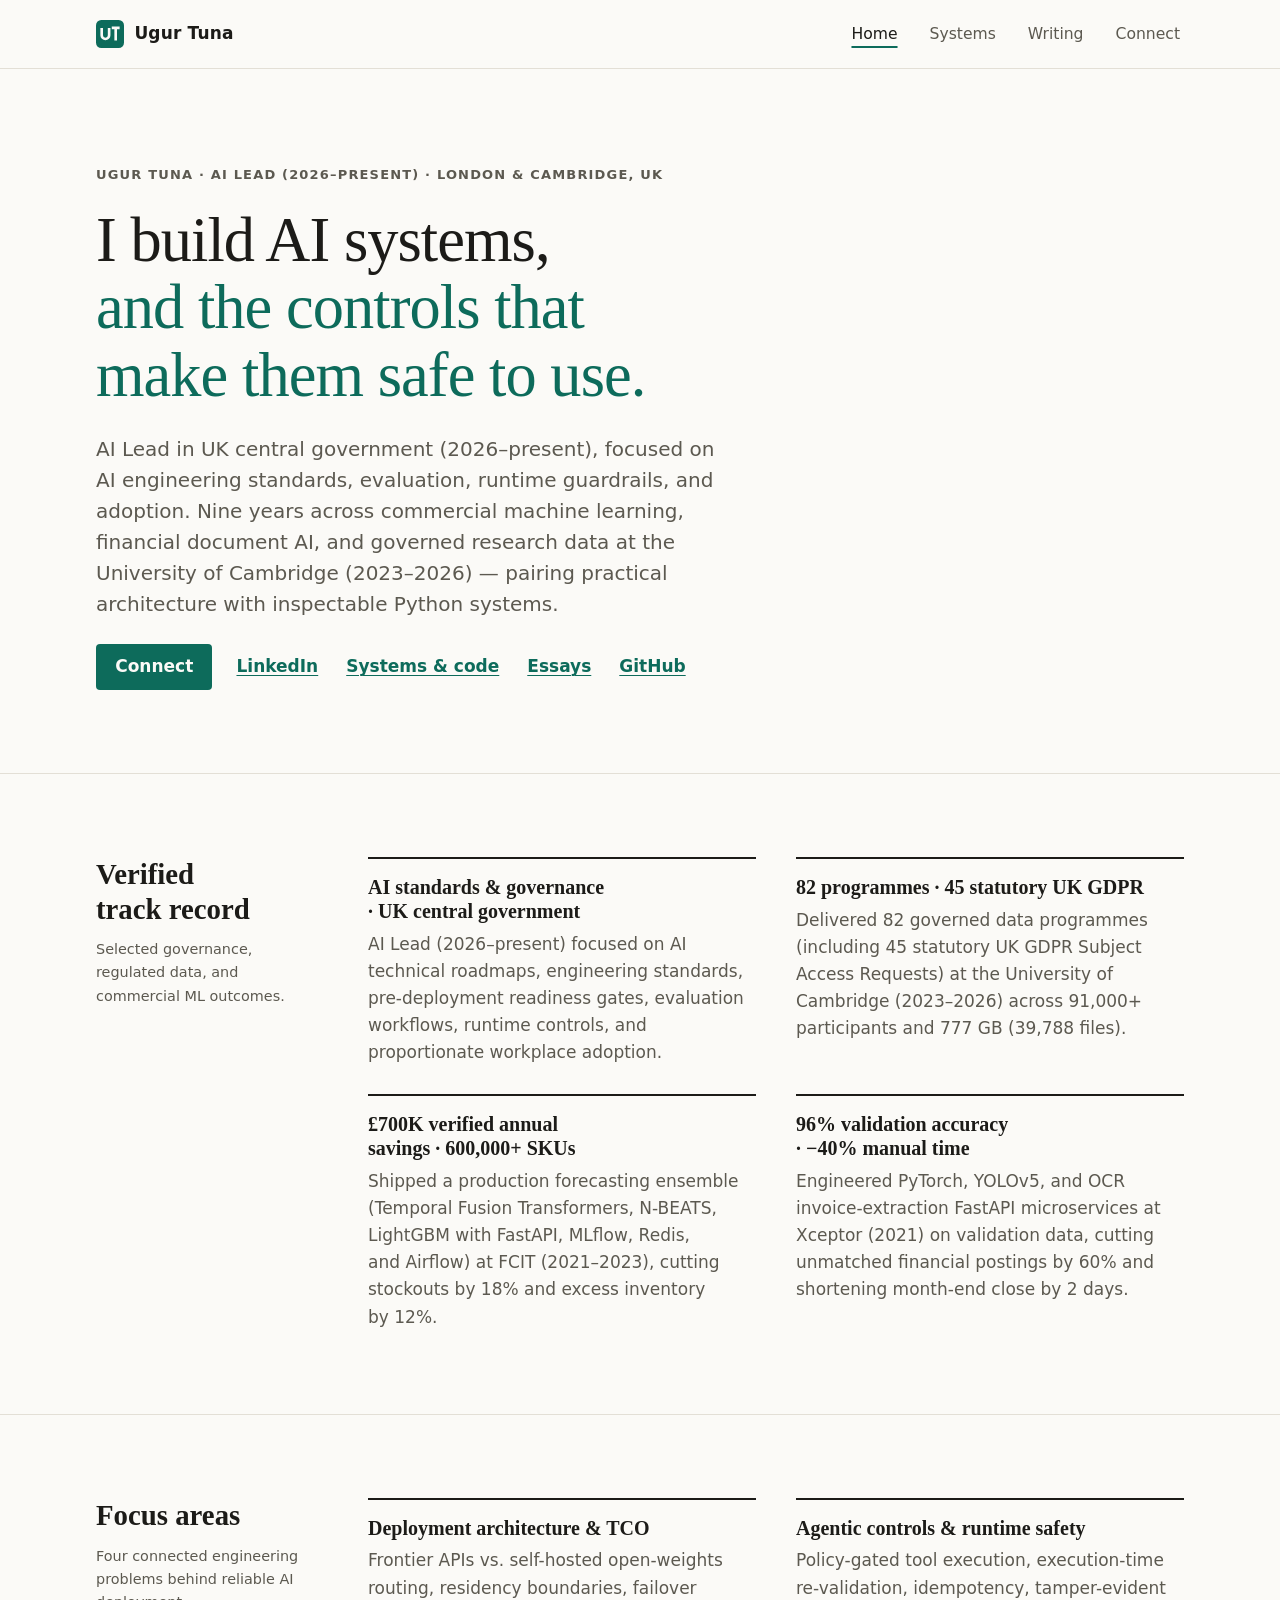
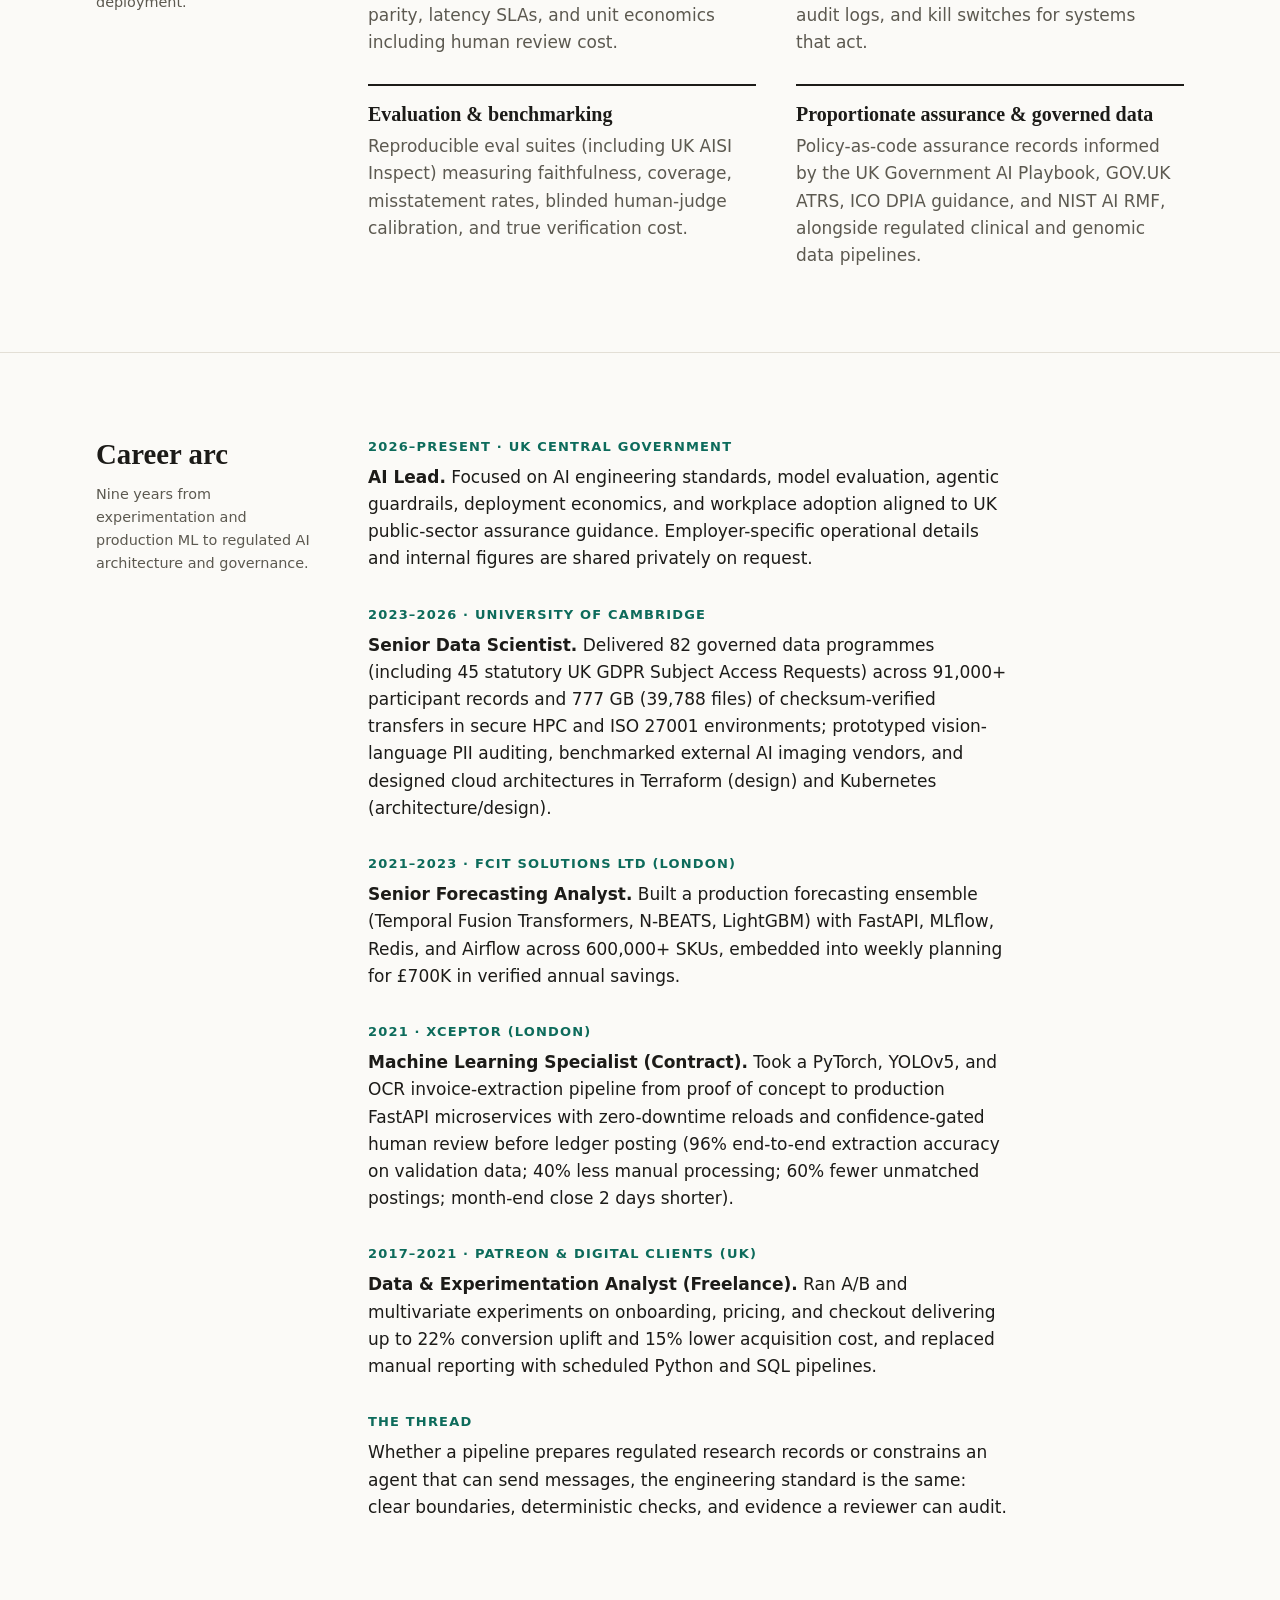
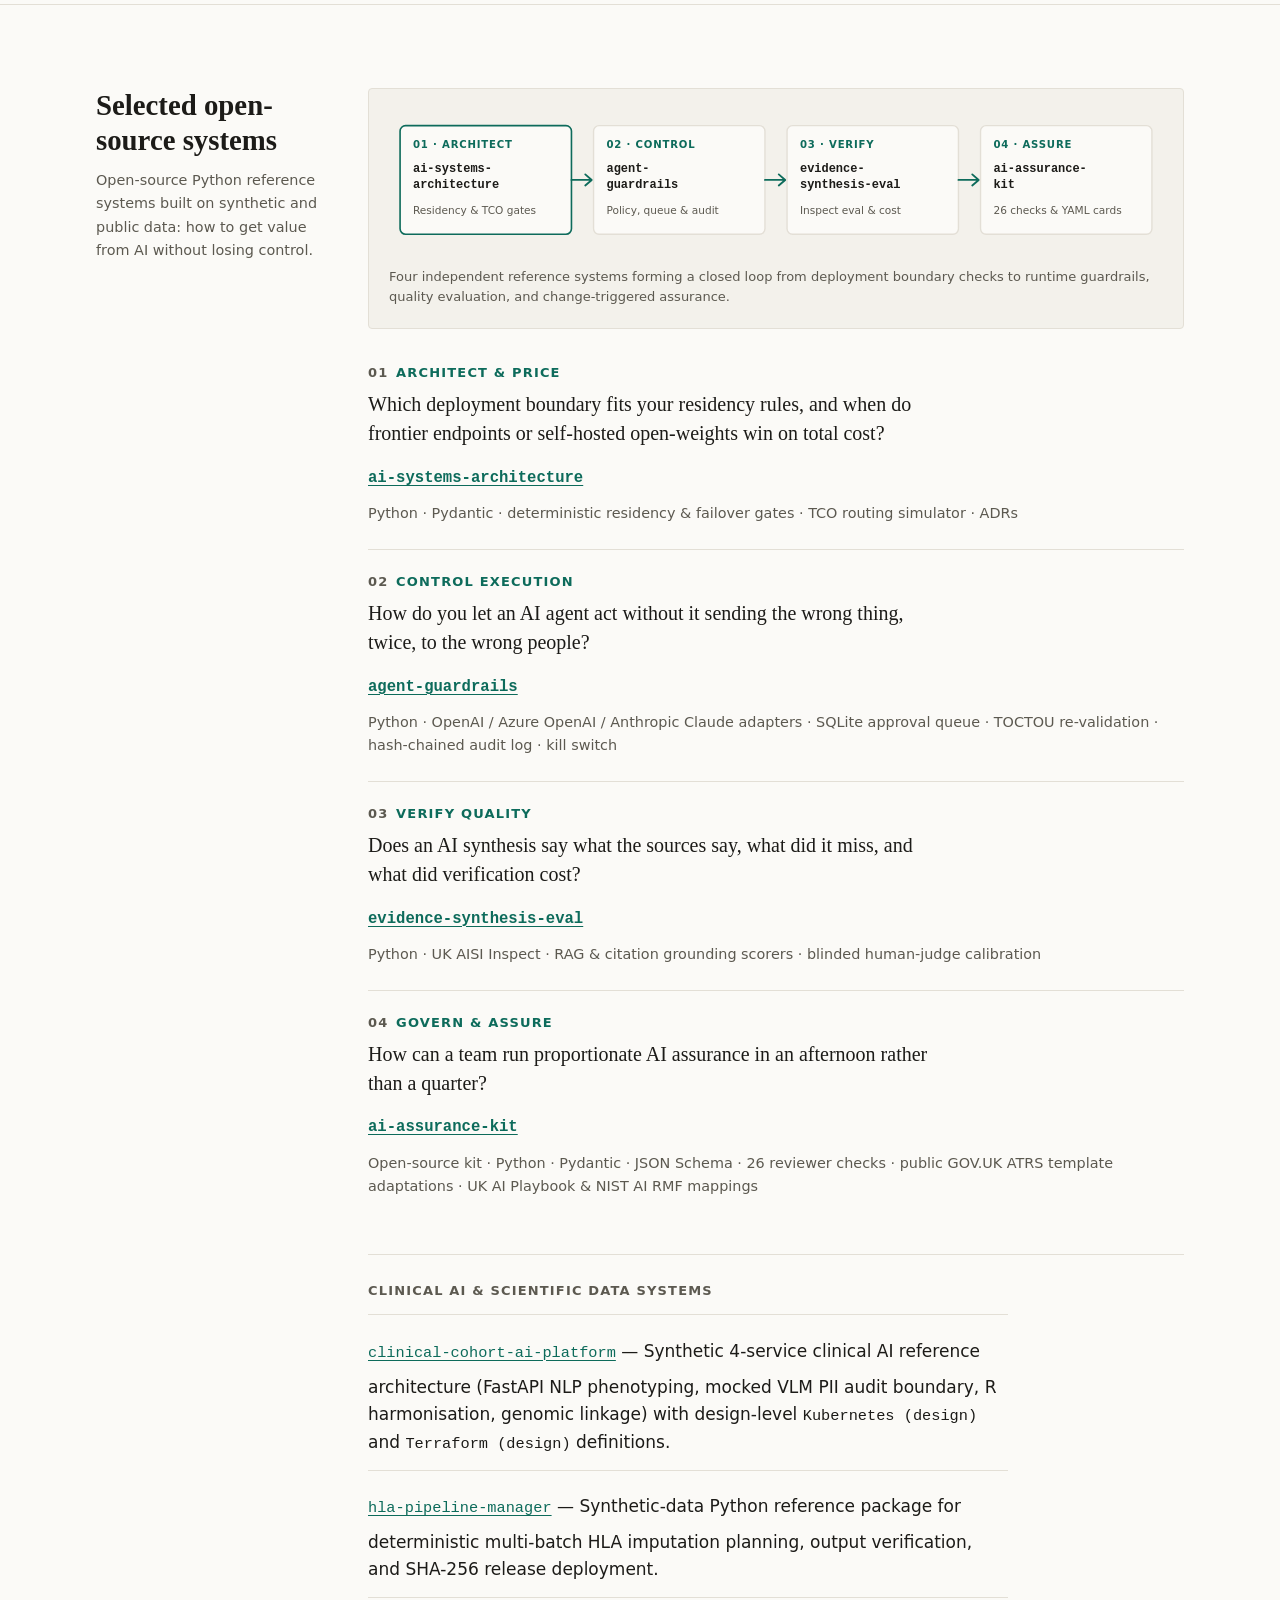
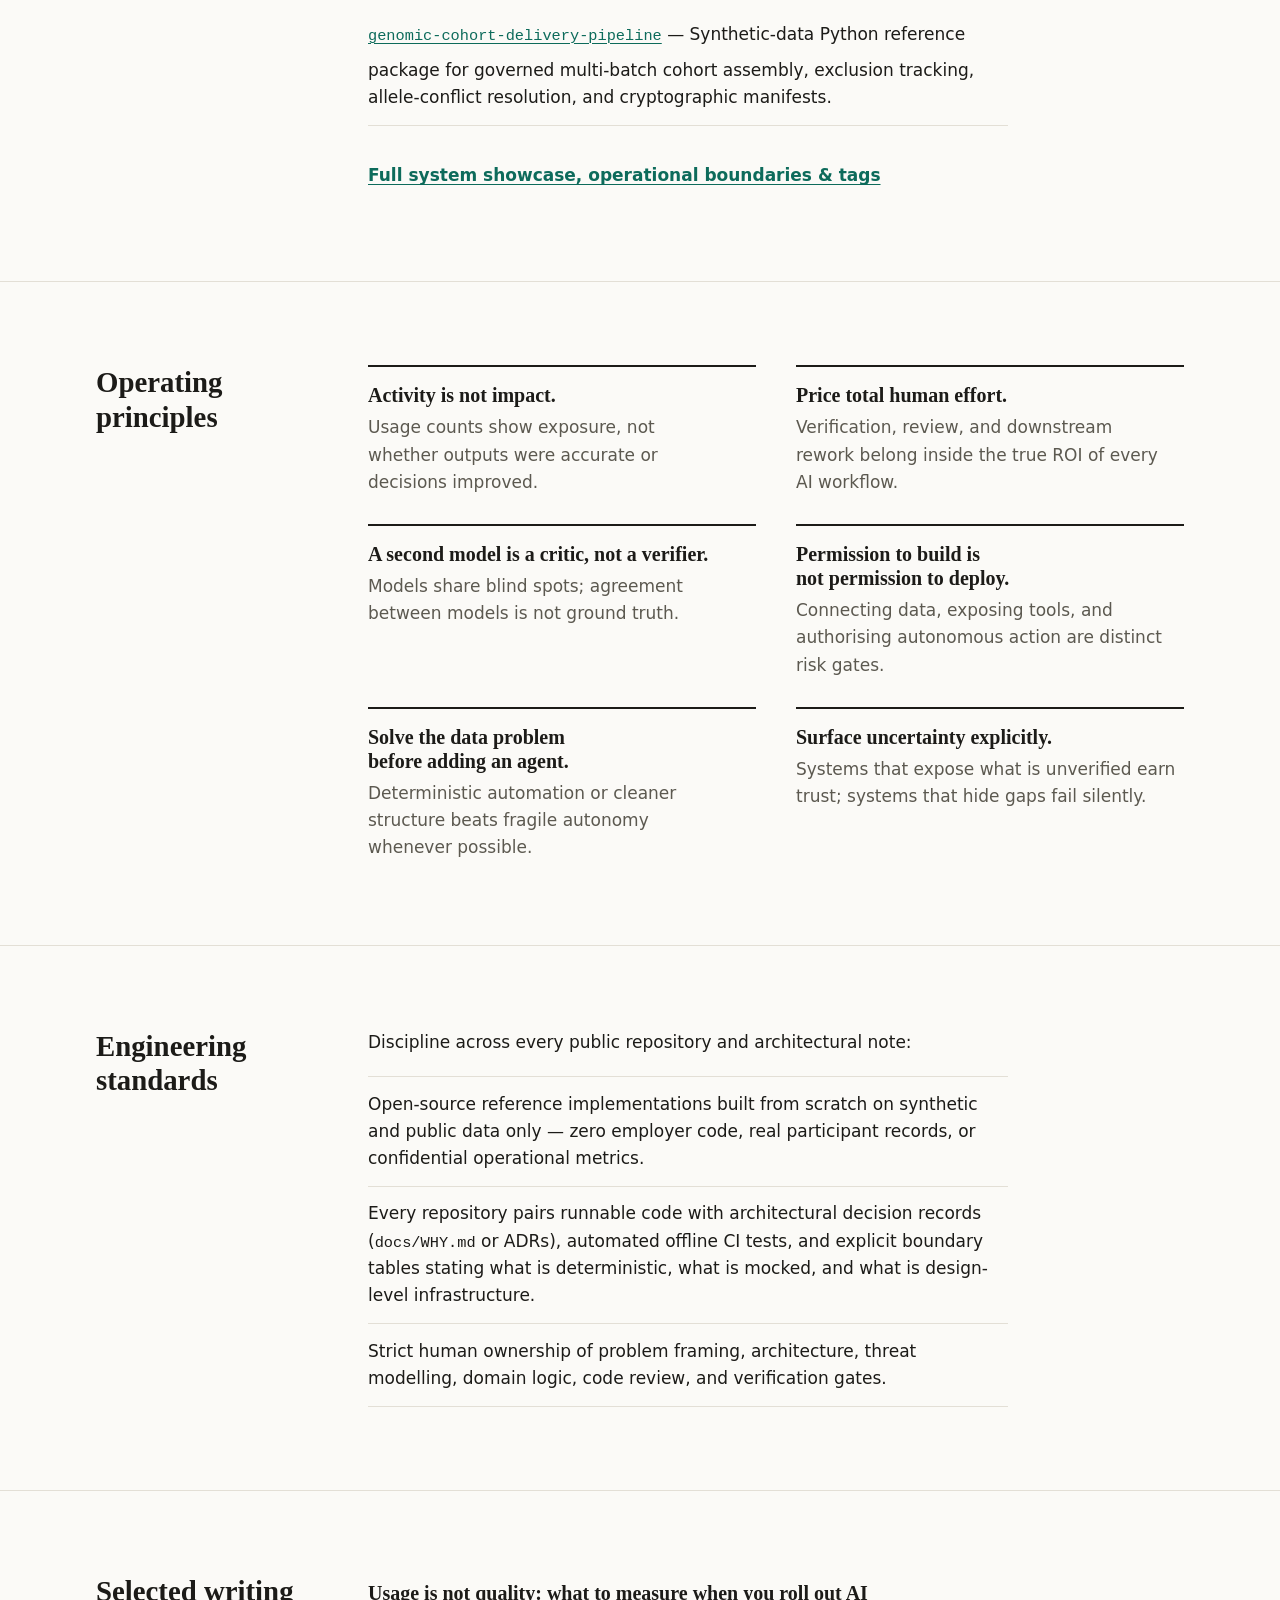
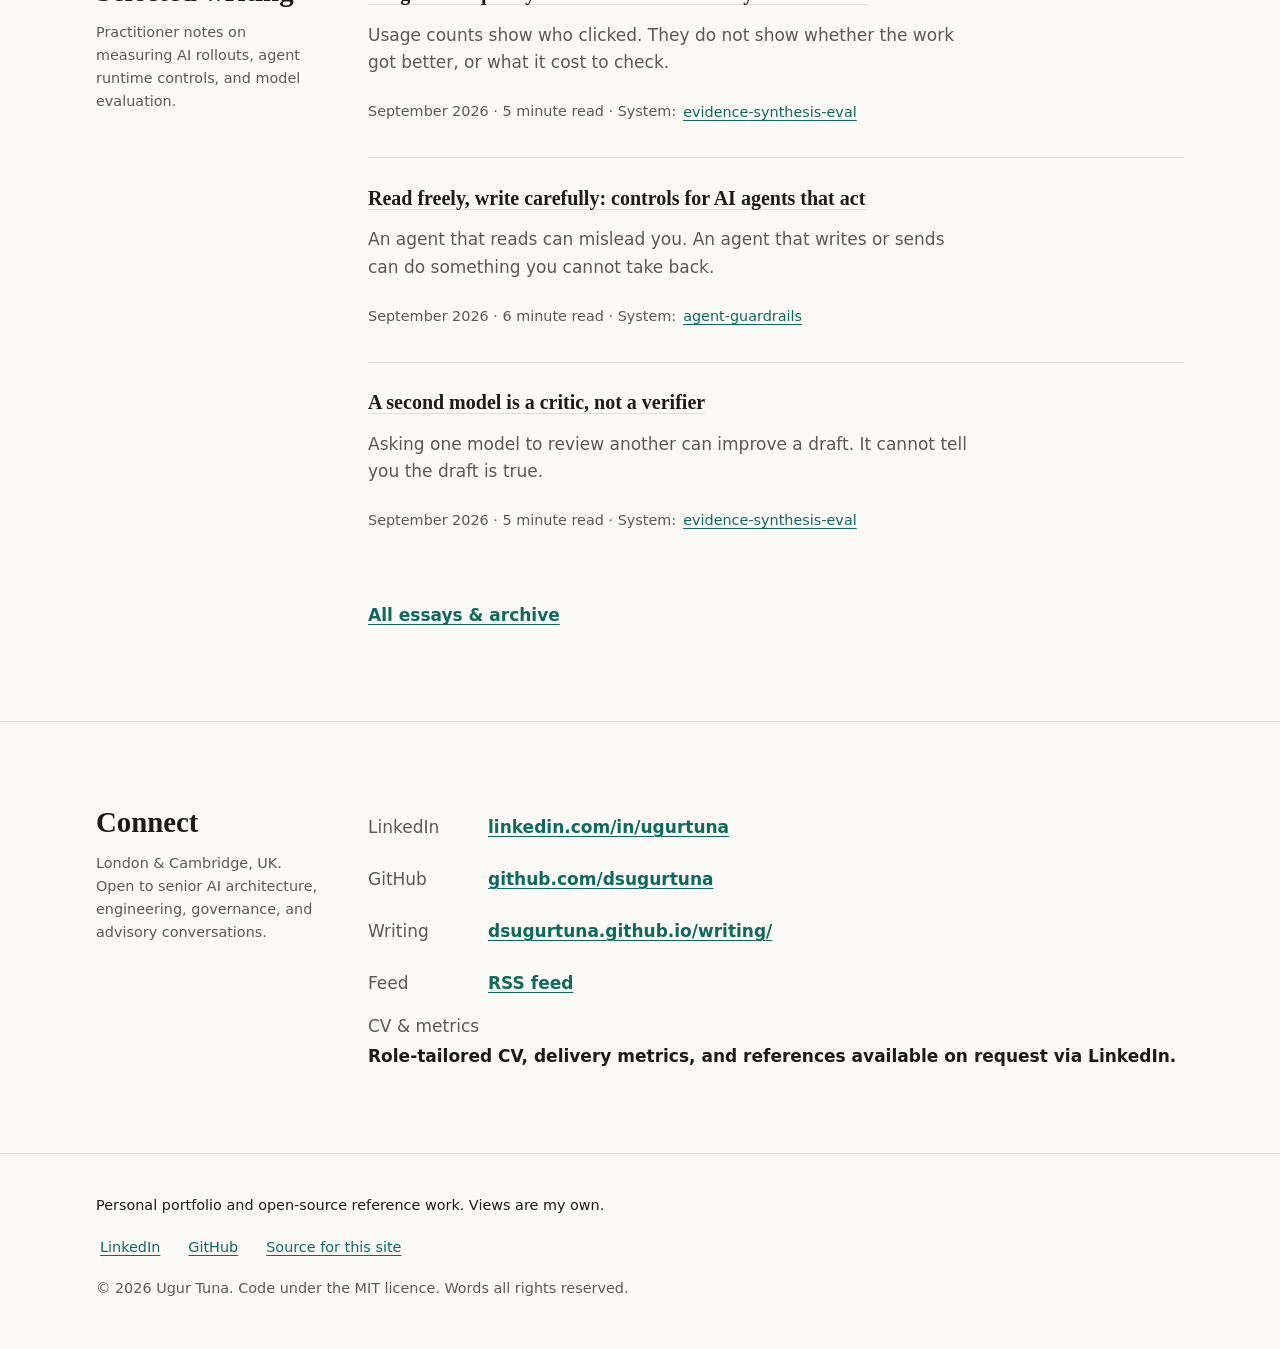
<file: index.html>
<!DOCTYPE html>
<html lang="en-GB">
<head>
  <meta charset="utf-8">
  <meta name="viewport" content="width=device-width, initial-scale=1">
  <title>Ugur Tuna – AI Lead</title>
  <meta name="description" content="Ugur Tuna, AI Lead in UK central government (2026–present), previously at the University of Cambridge (2023–2026). Verified commercial ML and governance delivery alongside open-source Python AI systems.">
  <meta name="author" content="Ugur Tuna">
  <meta name="color-scheme" content="light dark">
  <meta name="theme-color" content="#fbfaf7" media="(prefers-color-scheme: light)">
  <meta name="theme-color" content="#141513" media="(prefers-color-scheme: dark)">
  <link rel="canonical" href="https://dsugurtuna.github.io/">
  <link rel="alternate" type="application/rss+xml" title="Ugur Tuna Writing" href="/writing/feed.xml">
  <link rel="icon" href="favicon.svg" type="image/svg+xml">
  <link rel="stylesheet" href="assets/site.css">
  <meta property="og:type" content="website">
  <meta property="og:site_name" content="Ugur Tuna">
  <meta property="og:locale" content="en_GB">
  <meta property="og:title" content="Ugur Tuna – AI Lead">
  <meta property="og:description" content="AI Lead focused on engineering standards, runtime guardrails, LLM evaluation, and governed adoption, paired with open-source Python reference architectures.">
  <meta property="og:url" content="https://dsugurtuna.github.io/">
  <meta property="og:image" content="https://dsugurtuna.github.io/assets/og.png">
  <meta property="og:image:width" content="1200">
  <meta property="og:image:height" content="630">
  <meta property="og:image:alt" content="Ugur Tuna. I build AI systems, and the controls that make them safe to use.">
  <meta name="twitter:card" content="summary_large_image">
  <script type="application/ld+json">
  {
    "@context": "https://schema.org",
    "@graph": [
      {
        "@type": "WebSite",
        "@id": "https://dsugurtuna.github.io/#website",
        "url": "https://dsugurtuna.github.io/",
        "name": "Ugur Tuna",
        "description": "AI Lead portfolio, open-source Python reference architectures, and technical writing.",
        "inLanguage": "en-GB",
        "publisher": {
          "@id": "https://dsugurtuna.github.io/#person"
        }
      },
      {
        "@type": "Person",
        "@id": "https://dsugurtuna.github.io/#person",
        "name": "Ugur Tuna",
        "jobTitle": "AI Lead",
        "url": "https://dsugurtuna.github.io/",
        "image": "https://dsugurtuna.github.io/assets/og.png",
        "description": "AI Lead in UK central government (2026–present), previously Senior Data Scientist at the University of Cambridge (2023–2026).",
        "address": {
          "@type": "PostalAddress",
          "addressLocality": "London and Cambridge",
          "addressCountry": "GB"
        },
        "sameAs": [
          "https://github.com/dsugurtuna",
          "https://www.linkedin.com/in/ugurtuna"
        ],
        "knowsAbout": [
          "AI Governance",
          "LLM Evaluation",
          "Agentic Guardrails",
          "AI Systems Architecture",
          "Machine Learning",
          "Data Governance"
        ],
        "alumniOf": [
          {
            "@type": "CollegeOrUniversity",
            "name": "Loughborough University"
          },
          {
            "@type": "CollegeOrUniversity",
            "name": "Durham University"
          },
          {
            "@type": "CollegeOrUniversity",
            "name": "Istanbul University"
          }
        ]
      }
    ]
  }
  </script>
</head>
<body>
  <a class="skip-link" href="#main">Skip to content</a>

  <header class="site-header">
    <div class="wrap">
      <a class="brand" href="./">
        <svg class="brand-mark" viewBox="0 0 64 64" aria-hidden="true" focusable="false"><rect width="64" height="64" rx="12"/><path d="M13 18v17a8.5 8.5 0 0 0 17 0V18M36 18h18M45 18v29" fill="none" stroke-width="6"/></svg>
        Ugur Tuna
      </a>
      <nav class="site-nav" aria-label="Main">
        <ul>
          <li><a href="./" aria-current="page">Home</a></li>
          <li><a href="projects.html">Systems</a></li>
          <li><a href="writing/">Writing</a></li>
          <li><a href="#contact">Connect</a></li>
        </ul>
      </nav>
    </div>
  </header>

  <main id="main">
    <section class="hero wrap" aria-labelledby="hero-title">
      <p class="eyebrow">Ugur Tuna · AI Lead (2026–present) · London &amp; Cambridge, UK</p>
      <h1 id="hero-title">I build AI systems, <span class="accent">and the controls that make them safe to use.</span></h1>
      <p class="lede">AI Lead in UK central government (2026–present), focused on AI engineering standards, evaluation, runtime guardrails, and adoption. Nine years across commercial machine learning, financial document AI, and governed research data at the University of Cambridge (2023–2026) — pairing practical architecture with inspectable Python systems.</p>
      <ul class="hero-links">
        <li><a class="cta-primary" href="#contact">Connect</a></li>
        <li><a href="https://www.linkedin.com/in/ugurtuna">LinkedIn</a></li>
        <li><a href="projects.html">Systems &amp; code</a></li>
        <li><a href="writing/">Essays</a></li>
        <li><a href="https://github.com/dsugurtuna">GitHub</a></li>
      </ul>
    </section>

    <section class="section" aria-labelledby="track-title">
      <div class="wrap section-grid">
        <div class="section-head">
          <h2 id="track-title">Verified track record</h2>
          <p>Selected governance, regulated data, and commercial ML outcomes.</p>
        </div>
        <ul class="principles">
          <li>
            <h3>AI standards &amp; governance · UK central government</h3>
            <p>AI Lead (2026–present) focused on AI technical roadmaps, engineering standards, pre-deployment readiness gates, evaluation workflows, runtime controls, and proportionate workplace adoption.</p>
          </li>
          <li>
            <h3>82 programmes · 45 statutory UK GDPR</h3>
            <p>Delivered 82 governed data programmes (including 45 statutory UK GDPR Subject Access Requests) at the University of Cambridge (2023–2026) across 91,000+ participants and 777 GB (39,788 files).</p>
          </li>
          <li>
            <h3>£700K verified annual savings · 600,000+ SKUs</h3>
            <p>Shipped a production forecasting ensemble (Temporal Fusion Transformers, N-BEATS, LightGBM with FastAPI, MLflow, Redis, and Airflow) at FCIT (2021–2023), cutting stockouts by 18% and excess inventory by 12%.</p>
          </li>
          <li>
            <h3>96% validation accuracy · −40% manual time</h3>
            <p>Engineered PyTorch, YOLOv5, and OCR invoice-extraction FastAPI microservices at Xceptor (2021) on validation data, cutting unmatched financial postings by 60% and shortening month-end close by 2 days.</p>
          </li>
        </ul>
      </div>
    </section>

    <section class="section" aria-labelledby="focus-title">
      <div class="wrap section-grid">
        <div class="section-head">
          <h2 id="focus-title">Focus areas</h2>
          <p>Four connected engineering problems behind reliable AI deployment.</p>
        </div>
        <ul class="principles">
          <li>
            <h3>Deployment architecture &amp; TCO</h3>
            <p>Frontier APIs vs. self-hosted open-weights routing, residency boundaries, failover parity, latency SLAs, and unit economics including human review cost.</p>
          </li>
          <li>
            <h3>Agentic controls &amp; runtime safety</h3>
            <p>Policy-gated tool execution, execution-time re-validation, idempotency, tamper-evident audit logs, and kill switches for systems that act.</p>
          </li>
          <li>
            <h3>Evaluation &amp; benchmarking</h3>
            <p>Reproducible eval suites (including UK AISI Inspect) measuring faithfulness, coverage, misstatement rates, blinded human-judge calibration, and true verification cost.</p>
          </li>
          <li>
            <h3>Proportionate assurance &amp; governed data</h3>
            <p>Policy-as-code assurance records informed by the UK Government AI Playbook, GOV.UK ATRS, ICO DPIA guidance, and NIST AI RMF, alongside regulated clinical and genomic data pipelines.</p>
          </li>
        </ul>
      </div>
    </section>

    <section class="section" aria-labelledby="career-title">
      <div class="wrap section-grid">
        <div class="section-head">
          <h2 id="career-title">Career arc</h2>
          <p>Nine years from experimentation and production ML to regulated AI architecture and governance.</p>
        </div>
        <dl class="story">
          <div>
            <dt>2026–present · UK Central Government</dt>
            <dd><strong>AI Lead.</strong> Focused on AI engineering standards, model evaluation, agentic guardrails, deployment economics, and workplace adoption aligned to UK public-sector assurance guidance. Employer-specific operational details and internal figures are shared privately on request.</dd>
          </div>
          <div>
            <dt>2023–2026 · University of Cambridge</dt>
            <dd><strong>Senior Data Scientist.</strong> Delivered 82 governed data programmes (including 45 statutory UK GDPR Subject Access Requests) across 91,000+ participant records and 777 GB (39,788 files) of checksum-verified transfers in secure HPC and ISO 27001 environments; prototyped vision-language PII auditing, benchmarked external AI imaging vendors, and designed cloud architectures in Terraform (design) and Kubernetes (architecture/design).</dd>
          </div>
          <div>
            <dt>2021–2023 · FCIT Solutions Ltd (London)</dt>
            <dd><strong>Senior Forecasting Analyst.</strong> Built a production forecasting ensemble (Temporal Fusion Transformers, N-BEATS, LightGBM) with FastAPI, MLflow, Redis, and Airflow across 600,000+ SKUs, embedded into weekly planning for £700K in verified annual savings.</dd>
          </div>
          <div>
            <dt>2021 · Xceptor (London)</dt>
            <dd><strong>Machine Learning Specialist (Contract).</strong> Took a PyTorch, YOLOv5, and OCR invoice-extraction pipeline from proof of concept to production FastAPI microservices with zero-downtime reloads and confidence-gated human review before ledger posting (96% end-to-end extraction accuracy on validation data; 40% less manual processing; 60% fewer unmatched postings; month-end close 2 days shorter).</dd>
          </div>
          <div>
            <dt>2017–2021 · Patreon &amp; Digital Clients (UK)</dt>
            <dd><strong>Data &amp; Experimentation Analyst (Freelance).</strong> Ran A/B and multivariate experiments on onboarding, pricing, and checkout delivering up to 22% conversion uplift and 15% lower acquisition cost, and replaced manual reporting with scheduled Python and SQL pipelines.</dd>
          </div>
          <div>
            <dt>The thread</dt>
            <dd>Whether a pipeline prepares regulated research records or constrains an agent that can send messages, the engineering standard is the same: clear boundaries, deterministic checks, and evidence a reviewer can audit.</dd>
          </div>
        </dl>
      </div>
    </section>

    <section class="section" aria-labelledby="open-title">
      <div class="wrap section-grid">
        <div class="section-head">
          <h2 id="open-title">Selected open-source systems</h2>
          <p>Open-source Python reference systems built on synthetic and public data: how to get value from AI without losing control.</p>
        </div>
        <div>
          <figure class="arch-diagram">
            <svg viewBox="0 0 840 156" role="img" aria-labelledby="arch-diagram-title arch-diagram-desc">
              <title id="arch-diagram-title">Closed-loop AI architecture, control, evaluation, and assurance stack</title>
              <desc id="arch-diagram-desc">Four connected open-source repositories: 01 ai-systems-architecture for residency and TCO gates, 02 agent-guardrails for runtime policy and audit logs, 03 evidence-synthesis-eval for UK AISI Inspect evaluation, and 04 ai-assurance-kit for schema-validated governance records.</desc>
              <rect class="svg-box-accent" x="12" y="18" width="186" height="118" rx="6"/>
              <text class="svg-stage" x="26" y="42">01 · Architect</text>
              <text class="svg-title" x="26" y="68">ai-systems-</text>
              <text class="svg-title" x="26" y="86">architecture</text>
              <text class="svg-sub" x="26" y="114">Residency &amp; TCO gates</text>

              <path class="svg-arrow" d="M 198 77 L 220 77 M 213 71 L 220 77 L 213 83"/>

              <rect class="svg-box" x="222" y="18" width="186" height="118" rx="6"/>
              <text class="svg-stage" x="236" y="42">02 · Control</text>
              <text class="svg-title" x="236" y="68">agent-</text>
              <text class="svg-title" x="236" y="86">guardrails</text>
              <text class="svg-sub" x="236" y="114">Policy, queue &amp; audit</text>

              <path class="svg-arrow" d="M 408 77 L 430 77 M 423 71 L 430 77 L 423 83"/>

              <rect class="svg-box" x="432" y="18" width="186" height="118" rx="6"/>
              <text class="svg-stage" x="446" y="42">03 · Verify</text>
              <text class="svg-title" x="446" y="68">evidence-</text>
              <text class="svg-title" x="446" y="86">synthesis-eval</text>
              <text class="svg-sub" x="446" y="114">Inspect eval &amp; cost</text>

              <path class="svg-arrow" d="M 618 77 L 640 77 M 633 71 L 640 77 L 633 83"/>

              <rect class="svg-box" x="642" y="18" width="186" height="118" rx="6"/>
              <text class="svg-stage" x="656" y="42">04 · Assure</text>
              <text class="svg-title" x="656" y="68">ai-assurance-</text>
              <text class="svg-title" x="656" y="86">kit</text>
              <text class="svg-sub" x="656" y="114">26 checks &amp; YAML cards</text>
            </svg>
            <figcaption>Four independent reference systems forming a closed loop from deployment boundary checks to runtime guardrails, quality evaluation, and change-triggered assurance.</figcaption>
          </figure>

          <ol class="flagships">
            <li class="flagship">
              <h3 class="flagship-label">Architect &amp; price</h3>
              <p class="question">Which deployment boundary fits your residency rules, and when do frontier endpoints or self-hosted open-weights win on total cost?</p>
              <p class="flagship-repo"><a href="https://github.com/dsugurtuna/ai-systems-architecture">ai-systems-architecture</a> <span class="built-with">Python · Pydantic · deterministic residency &amp; failover gates · TCO routing simulator · ADRs</span></p>
            </li>
            <li class="flagship">
              <h3 class="flagship-label">Control execution</h3>
              <p class="question">How do you let an AI agent act without it sending the wrong thing, twice, to the wrong people?</p>
              <p class="flagship-repo"><a href="https://github.com/dsugurtuna/agent-guardrails">agent-guardrails</a> <span class="built-with">Python · OpenAI / Azure OpenAI / Anthropic Claude adapters · SQLite approval queue · TOCTOU re-validation · hash-chained audit log · kill switch</span></p>
            </li>
            <li class="flagship">
              <h3 class="flagship-label">Verify quality</h3>
              <p class="question">Does an AI synthesis say what the sources say, what did it miss, and what did verification cost?</p>
              <p class="flagship-repo"><a href="https://github.com/dsugurtuna/evidence-synthesis-eval">evidence-synthesis-eval</a> <span class="built-with">Python · UK AISI Inspect · RAG &amp; citation grounding scorers · blinded human-judge calibration</span></p>
            </li>
            <li class="flagship">
              <h3 class="flagship-label">Govern &amp; assure</h3>
              <p class="question">How can a team run proportionate AI assurance in an afternoon rather than a quarter?</p>
              <p class="flagship-repo"><a href="https://github.com/dsugurtuna/ai-assurance-kit">ai-assurance-kit</a> <span class="built-with">Open-source kit · Python · Pydantic · JSON Schema · 26 reviewer checks · public GOV.UK ATRS template adaptations · UK AI Playbook &amp; NIST AI RMF mappings</span></p>
            </li>
          </ol>

          <h3 class="subsection-title">Clinical AI &amp; scientific data systems</h3>
          <ul class="record">
            <li><a href="https://github.com/dsugurtuna/clinical-cohort-ai-platform"><code>clinical-cohort-ai-platform</code></a> — Synthetic 4-service clinical AI reference architecture (FastAPI NLP phenotyping, mocked VLM PII audit boundary, R harmonisation, genomic linkage) with design-level <code>Kubernetes (design)</code> and <code>Terraform (design)</code> definitions.</li>
            <li><a href="https://github.com/dsugurtuna/hla-pipeline-manager"><code>hla-pipeline-manager</code></a> — Synthetic-data Python reference package for deterministic multi-batch HLA imputation planning, output verification, and SHA-256 release deployment.</li>
            <li><a href="https://github.com/dsugurtuna/genomic-cohort-delivery-pipeline"><code>genomic-cohort-delivery-pipeline</code></a> — Synthetic-data Python reference package for governed multi-batch cohort assembly, exclusion tracking, allele-conflict resolution, and cryptographic manifests.</li>
          </ul>
          <p class="more"><a href="projects.html">Full system showcase, operational boundaries &amp; tags</a></p>
        </div>
      </div>
    </section>

    <section class="section" aria-labelledby="work-title">
      <div class="wrap section-grid">
        <div class="section-head">
          <h2 id="work-title">Operating principles</h2>
        </div>
        <ul class="principles">
          <li>
            <h3>Activity is not impact.</h3>
            <p>Usage counts show exposure, not whether outputs were accurate or decisions improved.</p>
          </li>
          <li>
            <h3>Price total human effort.</h3>
            <p>Verification, review, and downstream rework belong inside the true ROI of every AI workflow.</p>
          </li>
          <li>
            <h3>A second model is a critic, not a verifier.</h3>
            <p>Models share blind spots; agreement between models is not ground truth.</p>
          </li>
          <li>
            <h3>Permission to build is not permission to deploy.</h3>
            <p>Connecting data, exposing tools, and authorising autonomous action are distinct risk gates.</p>
          </li>
          <li>
            <h3>Solve the data problem before adding an agent.</h3>
            <p>Deterministic automation or cleaner structure beats fragile autonomy whenever possible.</p>
          </li>
          <li>
            <h3>Surface uncertainty explicitly.</h3>
            <p>Systems that expose what is unverified earn trust; systems that hide gaps fail silently.</p>
          </li>
        </ul>
      </div>
    </section>

    <section class="section" aria-labelledby="built-title">
      <div class="wrap section-grid">
        <div class="section-head">
          <h2 id="built-title">Engineering standards</h2>
        </div>
        <div>
          <p class="record-intro">Discipline across every public repository and architectural note:</p>
          <ul class="record">
            <li>Open-source reference implementations built from scratch on synthetic and public data only — zero employer code, real participant records, or confidential operational metrics.</li>
            <li>Every repository pairs runnable code with architectural decision records (<code>docs/WHY.md</code> or ADRs), automated offline CI tests, and explicit boundary tables stating what is deterministic, what is mocked, and what is design-level infrastructure.</li>
            <li>Strict human ownership of problem framing, architecture, threat modelling, domain logic, code review, and verification gates.</li>
          </ul>
        </div>
      </div>
    </section>

    <section class="section" aria-labelledby="writing-title">
      <div class="wrap section-grid">
        <div class="section-head">
          <h2 id="writing-title">Selected writing</h2>
          <p>Practitioner notes on measuring AI rollouts, agent runtime controls, and model evaluation.</p>
        </div>
        <div>
          <ul class="essay-list">
            <li>
              <h3><a href="writing/usage-is-not-quality.html">Usage is not quality: what to measure when you roll out AI</a></h3>
              <p>Usage counts show who clicked. They do not show whether the work got better, or what it cost to check.</p>
              <p class="essay-meta">September 2026 · 5 minute read · System: <a href="https://github.com/dsugurtuna/evidence-synthesis-eval">evidence-synthesis-eval</a></p>
            </li>
            <li>
              <h3><a href="writing/read-freely-write-carefully.html">Read freely, write carefully: controls for AI agents that act</a></h3>
              <p>An agent that reads can mislead you. An agent that writes or sends can do something you cannot take back.</p>
              <p class="essay-meta">September 2026 · 6 minute read · System: <a href="https://github.com/dsugurtuna/agent-guardrails">agent-guardrails</a></p>
            </li>
            <li>
              <h3><a href="writing/a-second-model-is-a-critic.html">A second model is a critic, not a verifier</a></h3>
              <p>Asking one model to review another can improve a draft. It cannot tell you the draft is true.</p>
              <p class="essay-meta">September 2026 · 5 minute read · System: <a href="https://github.com/dsugurtuna/evidence-synthesis-eval">evidence-synthesis-eval</a></p>
            </li>
          </ul>
          <p class="more"><a href="writing/">All essays &amp; archive</a></p>
        </div>
      </div>
    </section>

    <section class="section" id="contact" aria-labelledby="contact-title">
      <div class="wrap section-grid">
        <div class="section-head">
          <h2 id="contact-title">Connect</h2>
          <p>London &amp; Cambridge, UK. Open to senior AI architecture, engineering, governance, and advisory conversations.</p>
        </div>
        <dl class="contact">
          <div>
            <dt>LinkedIn</dt>
            <dd><a href="https://www.linkedin.com/in/ugurtuna">linkedin.com/in/ugurtuna</a></dd>
          </div>
          <div>
            <dt>GitHub</dt>
            <dd><a href="https://github.com/dsugurtuna">github.com/dsugurtuna</a></dd>
          </div>
          <div>
            <dt>Writing</dt>
            <dd><a href="writing/">dsugurtuna.github.io/writing/</a></dd>
          </div>
          <div>
            <dt>Feed</dt>
            <dd><a href="/writing/feed.xml">RSS feed</a></dd>
          </div>
          <div>
            <dt>CV &amp; metrics</dt>
            <dd>Role-tailored CV, delivery metrics, and references available on request via LinkedIn.</dd>
          </div>
        </dl>
      </div>
    </section>
  </main>

  <footer class="site-footer">
    <div class="wrap">
      <p class="disclaimer">Personal portfolio and open-source reference work. Views are my own.</p>
      <ul class="footer-links">
        <li><a href="https://www.linkedin.com/in/ugurtuna">LinkedIn</a></li>
        <li><a href="https://github.com/dsugurtuna">GitHub</a></li>
        <li><a href="https://github.com/dsugurtuna/dsugurtuna.github.io">Source for this site</a></li>
      </ul>
      <p>© 2026 Ugur Tuna. Code under the MIT licence. Words all rights reserved.</p>
    </div>
  </footer>
</body>
</html>
</file>
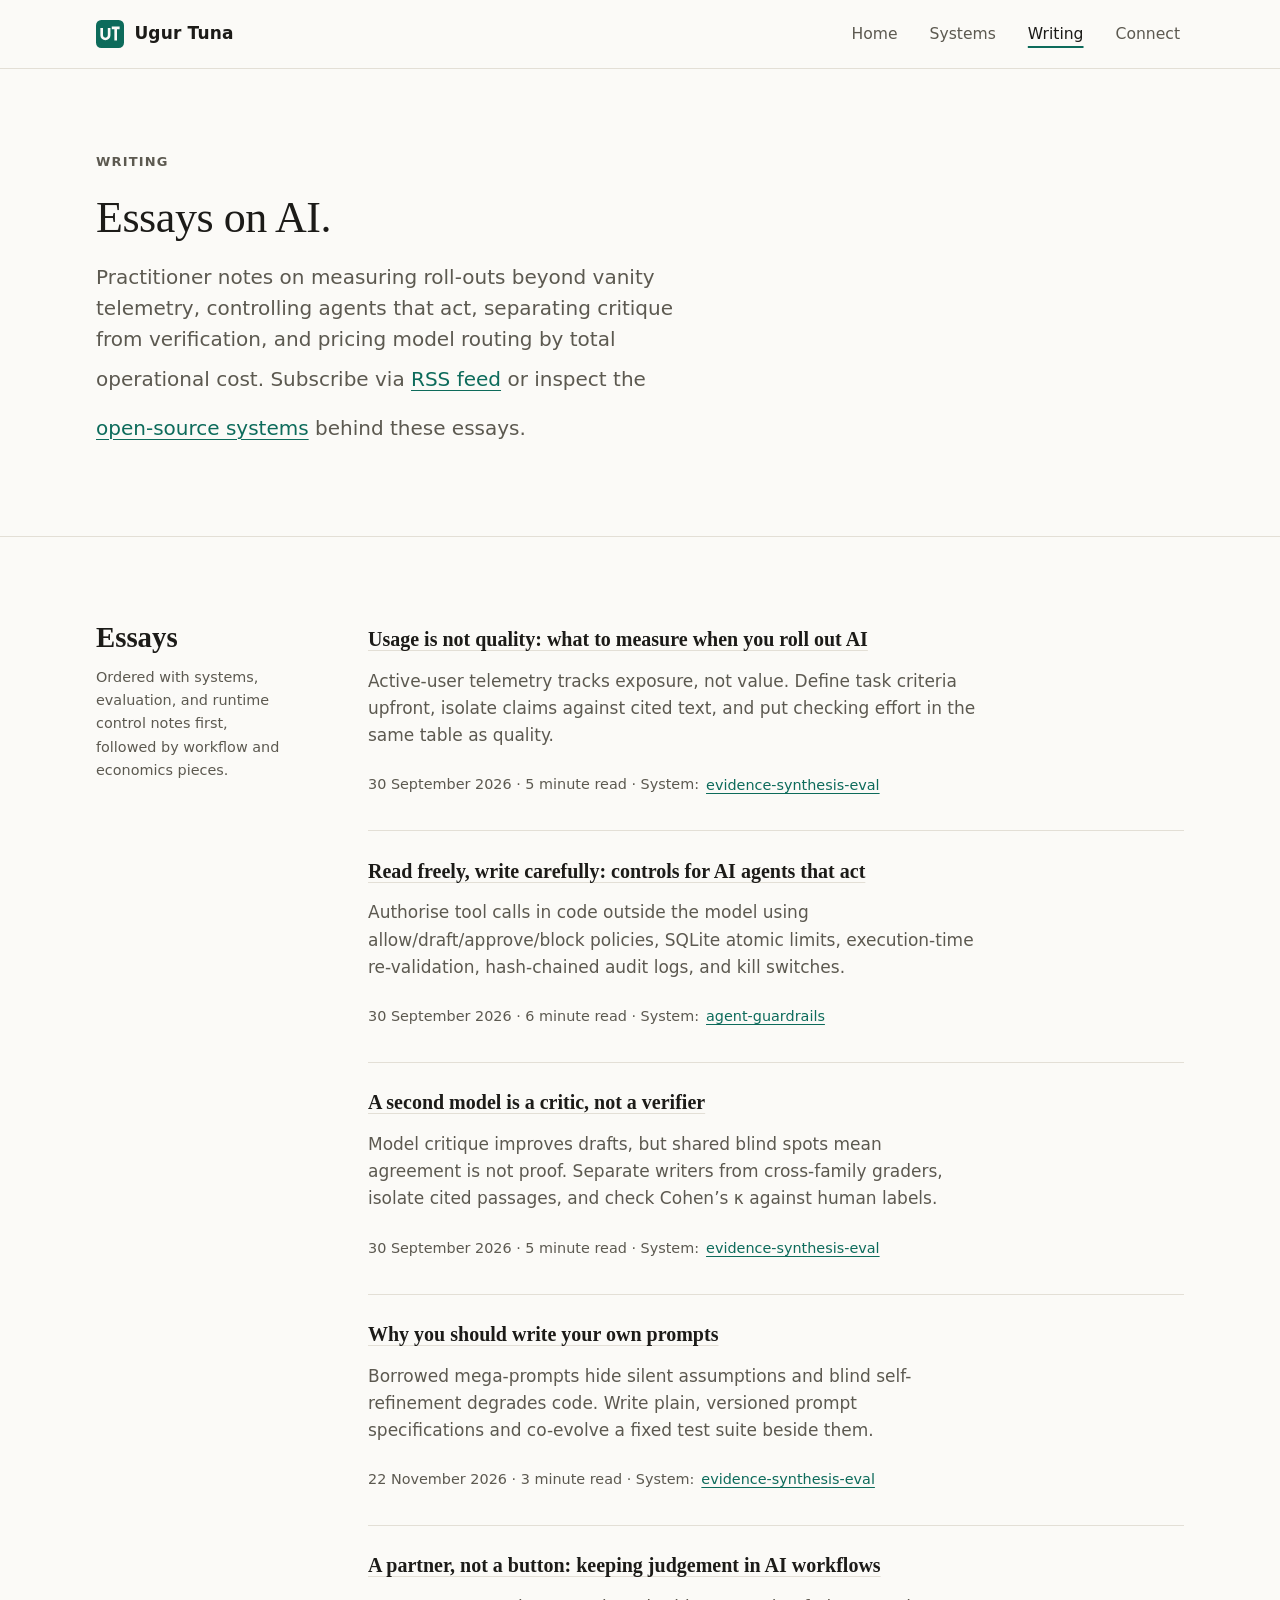
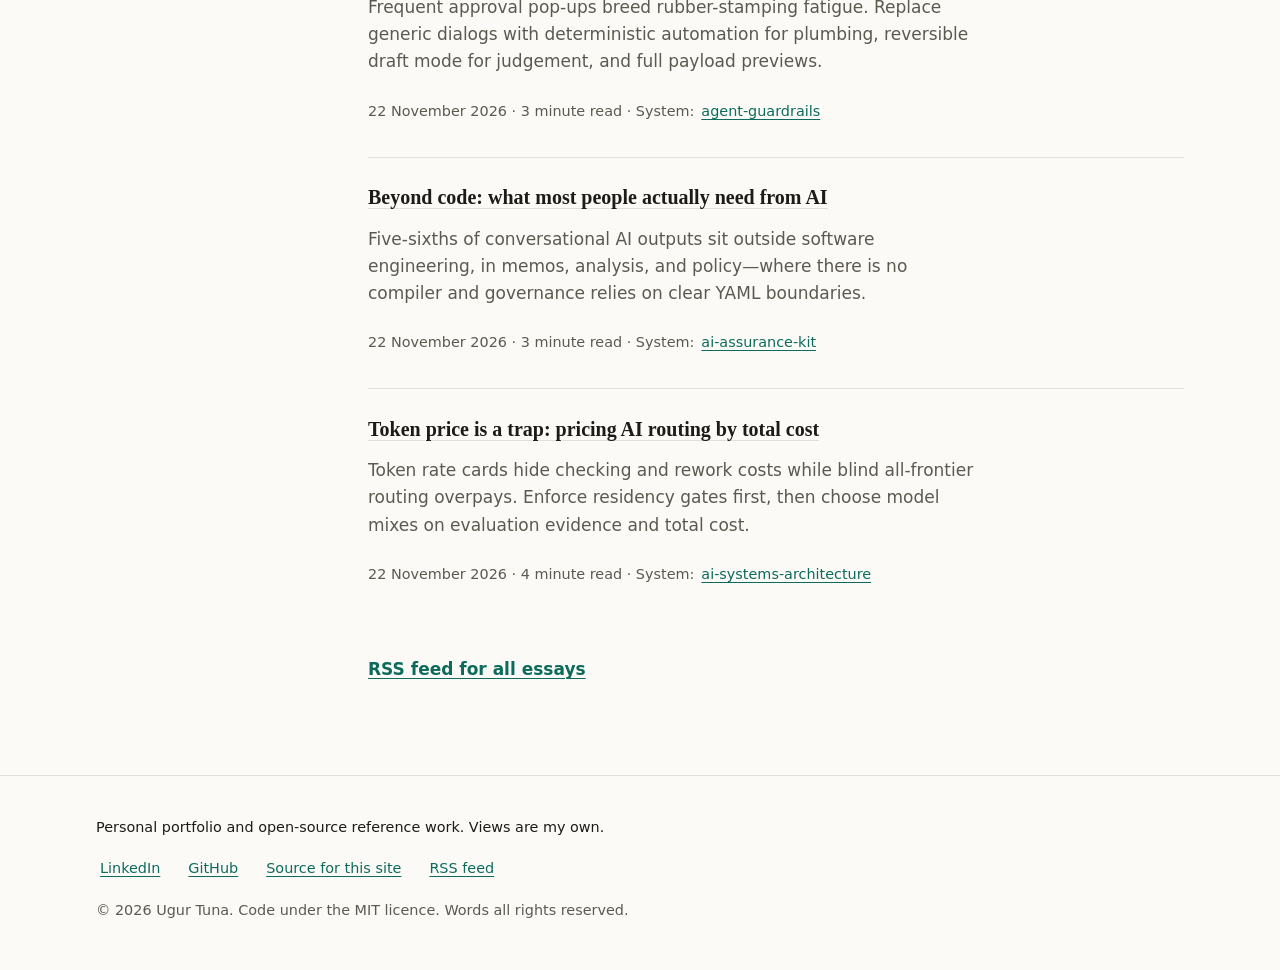
<file: writing/index.html>
<!DOCTYPE html>
<html lang="en-GB">
<head>
  <meta charset="utf-8">
  <meta name="viewport" content="width=device-width, initial-scale=1">
  <title>Essays on AI – Ugur Tuna</title>
  <meta name="description" content="Practitioner essays on AI by Ugur Tuna: evaluation quality over usage metrics, runtime agent controls, critique vs verification, prompt specifications, human judgement, non-coding governance, and tiered routing TCO.">
  <meta name="author" content="Ugur Tuna">
  <meta name="color-scheme" content="light dark">
  <meta name="theme-color" content="#fbfaf7" media="(prefers-color-scheme: light)">
  <meta name="theme-color" content="#141513" media="(prefers-color-scheme: dark)">
  <link rel="canonical" href="https://dsugurtuna.github.io/writing/">
  <link rel="alternate" type="application/rss+xml" title="Ugur Tuna Writing" href="/writing/feed.xml">
  <link rel="icon" href="../favicon.svg" type="image/svg+xml">
  <link rel="stylesheet" href="../assets/site.css">
  <meta property="og:type" content="website">
  <meta property="og:site_name" content="Ugur Tuna">
  <meta property="og:locale" content="en_GB">
  <meta property="og:title" content="Essays on AI – Ugur Tuna">
  <meta property="og:description" content="Practitioner essays on measuring AI roll-outs, runtime agent controls, model evaluation, prompt specifications, non-coding governance, and total cost of routing.">
  <meta property="og:url" content="https://dsugurtuna.github.io/writing/">
  <meta property="og:image" content="https://dsugurtuna.github.io/assets/og.png">
  <meta property="og:image:width" content="1200">
  <meta property="og:image:height" content="630">
  <meta property="og:image:alt" content="Ugur Tuna. I build AI systems, and the controls that make them safe to use.">
  <meta name="twitter:card" content="summary_large_image">
  <meta name="twitter:title" content="Essays on AI – Ugur Tuna">
  <meta name="twitter:description" content="Practitioner essays on AI evaluation, agentic runtime controls, model routing TCO, and keeping human judgement in charge.">
  <meta name="twitter:image" content="https://dsugurtuna.github.io/assets/og.png">
  <script type="application/ld+json">
  {
    "@context": "https://schema.org",
    "@type": "Blog",
    "name": "Essays on AI – Ugur Tuna",
    "description": "Practitioner essays on AI evaluation, agentic runtime controls, model routing TCO, and keeping human judgement in charge.",
    "url": "https://dsugurtuna.github.io/writing/",
    "inLanguage": "en-GB",
    "author": {
      "@type": "Person",
      "name": "Ugur Tuna",
      "url": "https://dsugurtuna.github.io/",
      "sameAs": [
        "https://github.com/dsugurtuna",
        "https://www.linkedin.com/in/ugurtuna"
      ]
    },
    "blogPost": [
      {
        "@type": "BlogPosting",
        "headline": "Usage is not quality: what to measure when you roll out AI",
        "url": "https://dsugurtuna.github.io/writing/usage-is-not-quality.html",
        "datePublished": "2026-09-30"
      },
      {
        "@type": "BlogPosting",
        "headline": "Read freely, write carefully: controls for AI agents that act",
        "url": "https://dsugurtuna.github.io/writing/read-freely-write-carefully.html",
        "datePublished": "2026-09-30"
      },
      {
        "@type": "BlogPosting",
        "headline": "A second model is a critic, not a verifier",
        "url": "https://dsugurtuna.github.io/writing/a-second-model-is-a-critic.html",
        "datePublished": "2026-09-30"
      },
      {
        "@type": "BlogPosting",
        "headline": "Why you should write your own prompts",
        "url": "https://dsugurtuna.github.io/writing/write-your-own-prompts.html",
        "datePublished": "2026-11-22"
      },
      {
        "@type": "BlogPosting",
        "headline": "A partner, not a button: keeping judgement in AI workflows",
        "url": "https://dsugurtuna.github.io/writing/a-partner-not-a-button.html",
        "datePublished": "2026-11-22"
      },
      {
        "@type": "BlogPosting",
        "headline": "Beyond code: what most people actually need from AI",
        "url": "https://dsugurtuna.github.io/writing/ai-is-not-a-coding-tool.html",
        "datePublished": "2026-11-22"
      },
      {
        "@type": "BlogPosting",
        "headline": "Token price is a trap: pricing AI routing by total cost",
        "url": "https://dsugurtuna.github.io/writing/cheap-models-are-expensive.html",
        "datePublished": "2026-11-22"
      }
    ]
  }
  </script>
</head>
<body>
  <a class="skip-link" href="#main">Skip to content</a>

  <header class="site-header">
    <div class="wrap">
      <a class="brand" href="../">
        <svg class="brand-mark" viewBox="0 0 64 64" aria-hidden="true" focusable="false"><rect width="64" height="64" rx="12"/><path d="M13 18v17a8.5 8.5 0 0 0 17 0V18M36 18h18M45 18v29" fill="none" stroke-width="6"/></svg>
        Ugur Tuna
      </a>
      <nav class="site-nav" aria-label="Main">
        <ul>
          <li><a href="../">Home</a></li>
          <li><a href="../projects.html">Systems</a></li>
          <li><a href="./" aria-current="page">Writing</a></li>
          <li><a href="../#contact">Connect</a></li>
        </ul>
      </nav>
    </div>
  </header>

  <main id="main">
    <div class="page-head wrap">
      <p class="eyebrow">Writing</p>
      <h1>Essays on AI.</h1>
      <p class="lede">Practitioner notes on measuring roll-outs beyond vanity telemetry, controlling agents that act, separating critique from verification, and pricing model routing by total operational cost. Subscribe via <a href="/writing/feed.xml">RSS feed</a> or inspect the <a href="../projects.html#core-systems">open-source systems</a> behind these essays.</p>
    </div>

    <section class="section" aria-labelledby="essays-title">
      <div class="wrap section-grid">
        <div class="section-head">
          <h2 id="essays-title">Essays</h2>
          <p>Ordered with systems, evaluation, and runtime control notes first, followed by workflow and economics pieces.</p>
        </div>
        <div>
          <ul class="essay-list">
            <li>
              <h3><a href="usage-is-not-quality.html">Usage is not quality: what to measure when you roll out AI</a></h3>
              <p>Active-user telemetry tracks exposure, not value. Define task criteria upfront, isolate claims against cited text, and put checking effort in the same table as quality.</p>
              <p class="essay-meta"><time datetime="2026-09-30">30 September 2026</time> · 5 minute read · System: <a href="https://github.com/dsugurtuna/evidence-synthesis-eval">evidence-synthesis-eval</a></p>
            </li>
            <li>
              <h3><a href="read-freely-write-carefully.html">Read freely, write carefully: controls for AI agents that act</a></h3>
              <p>Authorise tool calls in code outside the model using allow/draft/approve/block policies, SQLite atomic limits, execution-time re-validation, hash-chained audit logs, and kill switches.</p>
              <p class="essay-meta"><time datetime="2026-09-30">30 September 2026</time> · 6 minute read · System: <a href="https://github.com/dsugurtuna/agent-guardrails">agent-guardrails</a></p>
            </li>
            <li>
              <h3><a href="a-second-model-is-a-critic.html">A second model is a critic, not a verifier</a></h3>
              <p>Model critique improves drafts, but shared blind spots mean agreement is not proof. Separate writers from cross-family graders, isolate cited passages, and check Cohen’s κ against human labels.</p>
              <p class="essay-meta"><time datetime="2026-09-30">30 September 2026</time> · 5 minute read · System: <a href="https://github.com/dsugurtuna/evidence-synthesis-eval">evidence-synthesis-eval</a></p>
            </li>
            <li>
              <h3><a href="write-your-own-prompts.html">Why you should write your own prompts</a></h3>
              <p>Borrowed mega-prompts hide silent assumptions and blind self-refinement degrades code. Write plain, versioned prompt specifications and co-evolve a fixed test suite beside them.</p>
              <p class="essay-meta"><time datetime="2026-11-22">22 November 2026</time> · 3 minute read · System: <a href="https://github.com/dsugurtuna/evidence-synthesis-eval">evidence-synthesis-eval</a></p>
            </li>
            <li>
              <h3><a href="a-partner-not-a-button.html">A partner, not a button: keeping judgement in AI workflows</a></h3>
              <p>Frequent approval pop-ups breed rubber-stamping fatigue. Replace generic dialogs with deterministic automation for plumbing, reversible draft mode for judgement, and full payload previews.</p>
              <p class="essay-meta"><time datetime="2026-11-22">22 November 2026</time> · 3 minute read · System: <a href="https://github.com/dsugurtuna/agent-guardrails">agent-guardrails</a></p>
            </li>
            <li>
              <h3><a href="ai-is-not-a-coding-tool.html">Beyond code: what most people actually need from AI</a></h3>
              <p>Five-sixths of conversational AI outputs sit outside software engineering, in memos, analysis, and policy—where there is no compiler and governance relies on clear YAML boundaries.</p>
              <p class="essay-meta"><time datetime="2026-11-22">22 November 2026</time> · 3 minute read · System: <a href="https://github.com/dsugurtuna/ai-assurance-kit">ai-assurance-kit</a></p>
            </li>
            <li>
              <h3><a href="cheap-models-are-expensive.html">Token price is a trap: pricing AI routing by total cost</a></h3>
              <p>Token rate cards hide checking and rework costs while blind all-frontier routing overpays. Enforce residency gates first, then choose model mixes on evaluation evidence and total cost.</p>
              <p class="essay-meta"><time datetime="2026-11-22">22 November 2026</time> · 4 minute read · System: <a href="https://github.com/dsugurtuna/ai-systems-architecture">ai-systems-architecture</a></p>
            </li>
          </ul>
          <p class="more"><a href="/writing/feed.xml">RSS feed for all essays</a></p>
        </div>
      </div>
    </section>
  </main>

  <footer class="site-footer">
    <div class="wrap">
      <p class="disclaimer">Personal portfolio and open-source reference work. Views are my own.</p>
      <ul class="footer-links">
        <li><a href="https://www.linkedin.com/in/ugurtuna">LinkedIn</a></li>
        <li><a href="https://github.com/dsugurtuna">GitHub</a></li>
        <li><a href="https://github.com/dsugurtuna/dsugurtuna.github.io">Source for this site</a></li>
        <li><a href="/writing/feed.xml">RSS feed</a></li>
      </ul>
      <p>© 2026 Ugur Tuna. Code under the MIT licence. Words all rights reserved.</p>
    </div>
  </footer>
</body>
</html>
</file>
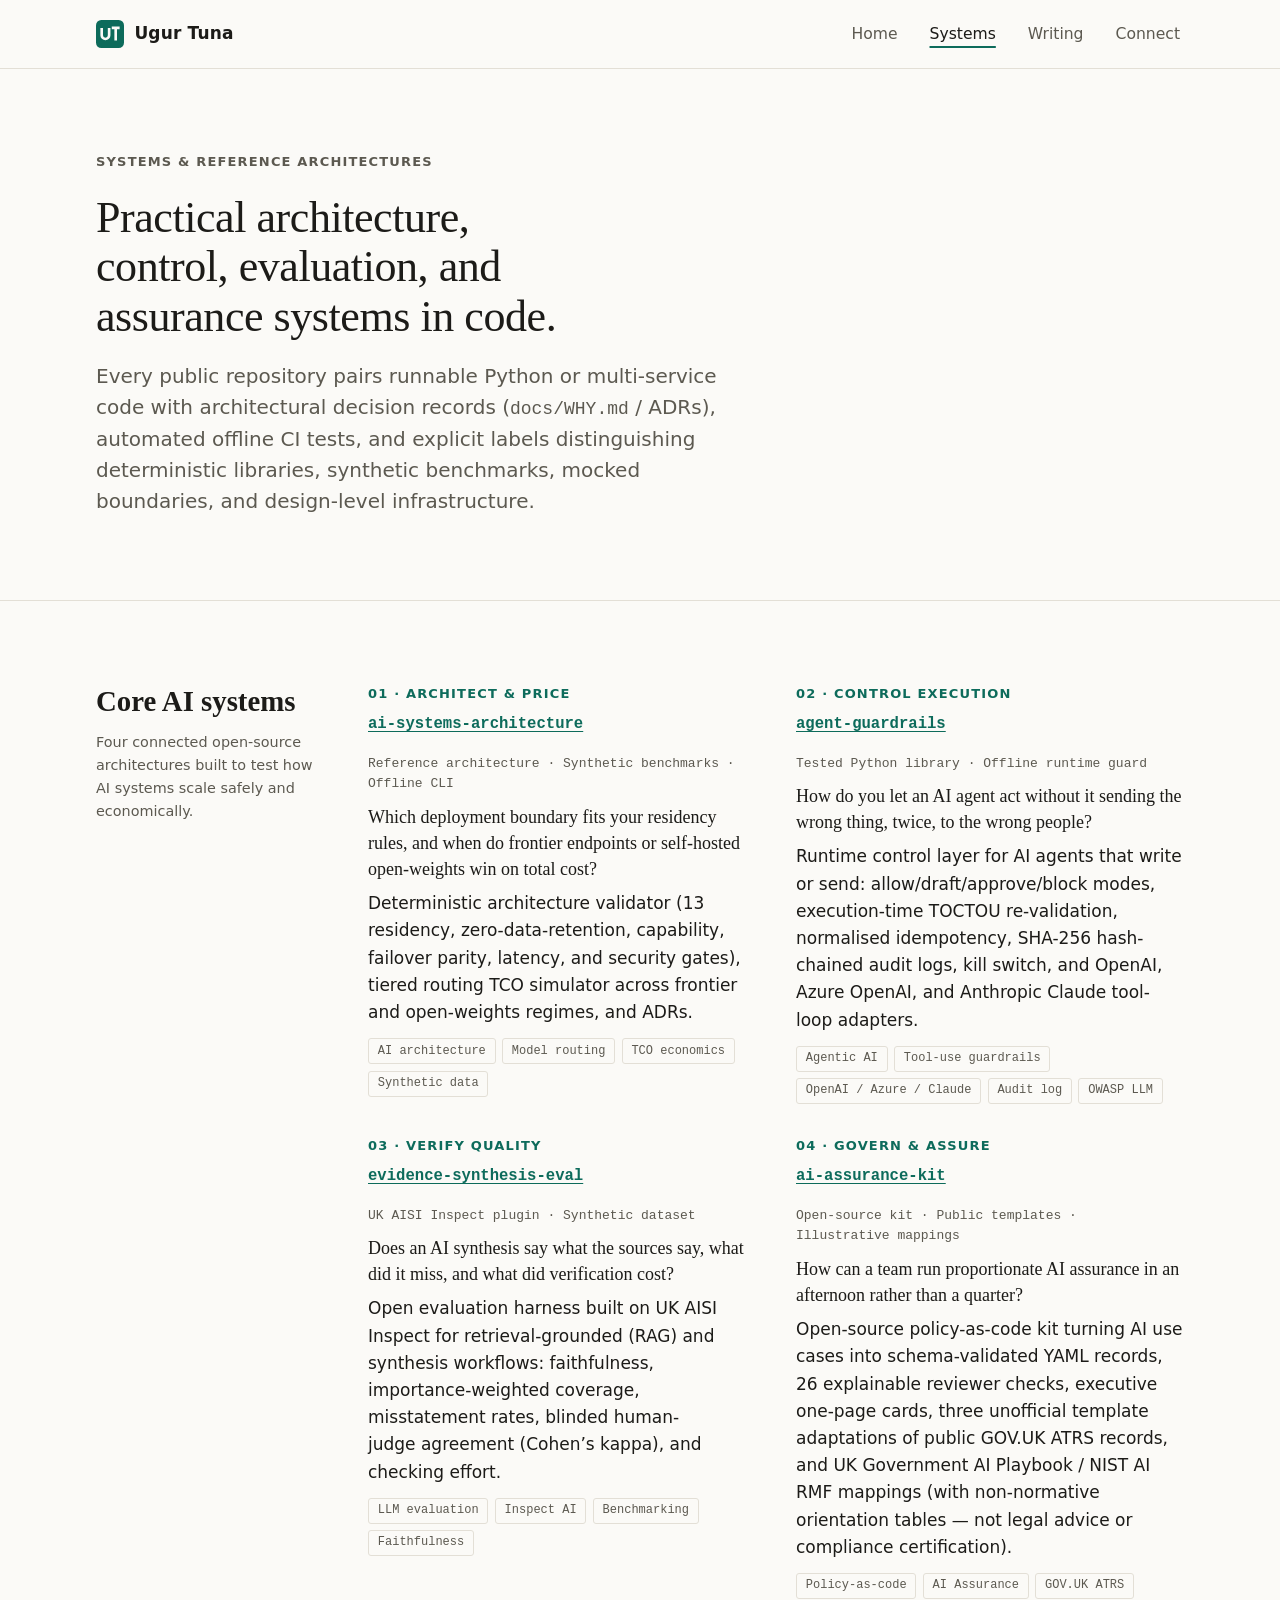
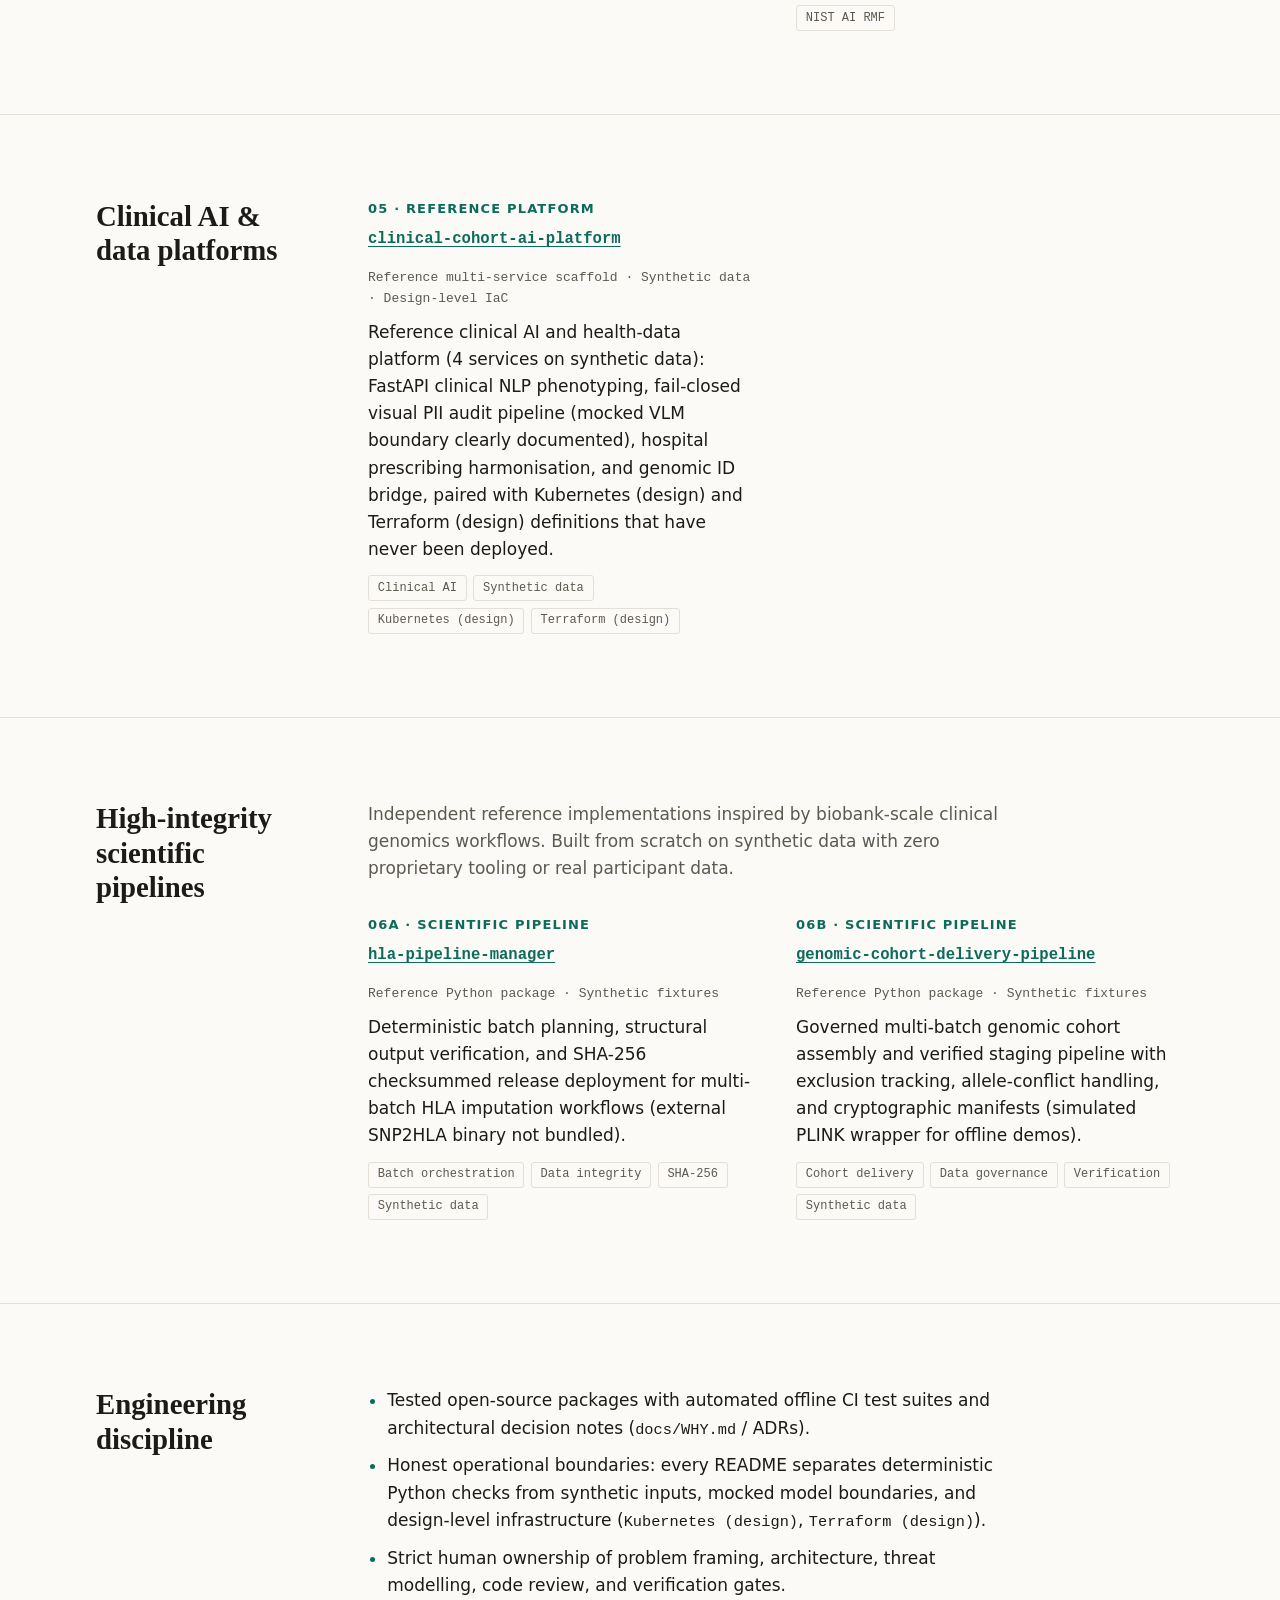
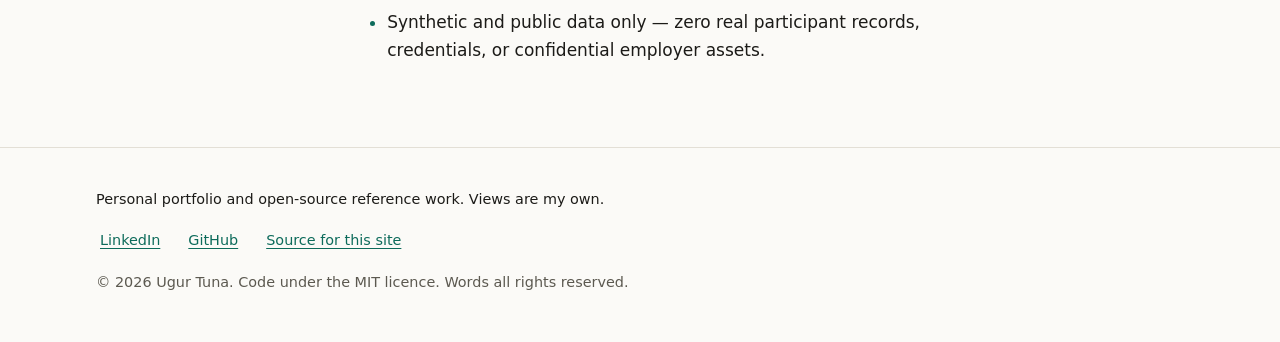
<file: projects.html>
<!DOCTYPE html>
<html lang="en-GB">
<head>
  <meta charset="utf-8">
  <meta name="viewport" content="width=device-width, initial-scale=1">
  <title>Systems &amp; Reference Architectures – Ugur Tuna</title>
  <meta name="description" content="Open-source reference architectures across AI model routing &amp; TCO, agentic controls, LLM evaluation, proportionate AI assurance, clinical AI, and genomics pipelines.">
  <meta name="author" content="Ugur Tuna">
  <meta name="color-scheme" content="light dark">
  <meta name="theme-color" content="#fbfaf7" media="(prefers-color-scheme: light)">
  <meta name="theme-color" content="#141513" media="(prefers-color-scheme: dark)">
  <link rel="canonical" href="https://dsugurtuna.github.io/projects.html">
  <link rel="alternate" type="application/rss+xml" title="Ugur Tuna Writing" href="/writing/feed.xml">
  <link rel="icon" href="favicon.svg" type="image/svg+xml">
  <link rel="stylesheet" href="assets/site.css">
  <meta property="og:type" content="website">
  <meta property="og:site_name" content="Ugur Tuna">
  <meta property="og:locale" content="en_GB">
  <meta property="og:title" content="Systems &amp; Reference Architectures – Ugur Tuna">
  <meta property="og:description" content="Open-source reference architectures across AI model routing &amp; TCO, agentic controls, LLM evaluation, proportionate AI assurance, clinical AI, and genomics pipelines.">
  <meta property="og:url" content="https://dsugurtuna.github.io/projects.html">
  <meta property="og:image" content="https://dsugurtuna.github.io/assets/og.png">
  <meta property="og:image:width" content="1200">
  <meta property="og:image:height" content="630">
  <meta property="og:image:alt" content="Ugur Tuna. I build AI systems, and the controls that make them safe to use.">
  <meta name="twitter:card" content="summary_large_image">
  <script type="application/ld+json">
  {
    "@context": "https://schema.org",
    "@type": "CollectionPage",
    "name": "Systems & Reference Architectures – Ugur Tuna",
    "url": "https://dsugurtuna.github.io/projects.html",
    "description": "Open-source Python reference architectures and governance systems built on synthetic and public data.",
    "author": {
      "@type": "Person",
      "name": "Ugur Tuna",
      "url": "https://dsugurtuna.github.io/"
    },
    "mainEntity": {
      "@type": "ItemList",
      "itemListElement": [
        {
          "@type": "ListItem",
          "position": 1,
          "item": {
            "@type": "SoftwareSourceCode",
            "name": "ai-systems-architecture",
            "codeRepository": "https://github.com/dsugurtuna/ai-systems-architecture",
            "programmingLanguage": "Python",
            "description": "Deterministic deployment and security validator, tiered routing TCO simulator, and architectural decision records."
          }
        },
        {
          "@type": "ListItem",
          "position": 2,
          "item": {
            "@type": "SoftwareSourceCode",
            "name": "agent-guardrails",
            "codeRepository": "https://github.com/dsugurtuna/agent-guardrails",
            "programmingLanguage": "Python",
            "description": "Runtime guardrail layer for tool-calling agents with allow/draft/approve/block modes, execution-time re-validation, idempotency, hash-chained audit logs, and kill switch."
          }
        },
        {
          "@type": "ListItem",
          "position": 3,
          "item": {
            "@type": "SoftwareSourceCode",
            "name": "evidence-synthesis-eval",
            "codeRepository": "https://github.com/dsugurtuna/evidence-synthesis-eval",
            "programmingLanguage": "Python",
            "description": "UK AISI Inspect evaluation harness measuring faithfulness, weighted coverage, misstatement rates, blinded human-judge agreement, and verification cost."
          }
        },
        {
          "@type": "ListItem",
          "position": 4,
          "item": {
            "@type": "SoftwareSourceCode",
            "name": "ai-assurance-kit",
            "codeRepository": "https://github.com/dsugurtuna/ai-assurance-kit",
            "programmingLanguage": "Python",
            "description": "Open-source policy-as-code assurance engine with schema-validated YAML records, 26 explainable reviewer checks, and templates referencing public governance standards."
          }
        },
        {
          "@type": "ListItem",
          "position": 5,
          "item": {
            "@type": "SoftwareSourceCode",
            "name": "clinical-cohort-ai-platform",
            "codeRepository": "https://github.com/dsugurtuna/clinical-cohort-ai-platform",
            "programmingLanguage": "Python, R, TypeScript",
            "description": "Synthetic 4-service clinical AI reference architecture with mocked VLM boundary and design-level Kubernetes and Terraform definitions."
          }
        },
        {
          "@type": "ListItem",
          "position": 6,
          "item": {
            "@type": "SoftwareSourceCode",
            "name": "hla-pipeline-manager",
            "codeRepository": "https://github.com/dsugurtuna/hla-pipeline-manager",
            "programmingLanguage": "Python",
            "description": "Synthetic-data reference package for deterministic multi-batch HLA imputation planning, verification, and SHA-256 release deployment."
          }
        },
        {
          "@type": "ListItem",
          "position": 7,
          "item": {
            "@type": "SoftwareSourceCode",
            "name": "genomic-cohort-delivery-pipeline",
            "codeRepository": "https://github.com/dsugurtuna/genomic-cohort-delivery-pipeline",
            "programmingLanguage": "Python",
            "description": "Synthetic-data reference package for governed multi-batch cohort assembly, exclusion tracking, conflict resolution, and cryptographic manifests."
          }
        }
      ]
    }
  }
  </script>
</head>
<body>
  <a class="skip-link" href="#main">Skip to content</a>

  <header class="site-header">
    <div class="wrap">
      <a class="brand" href="./">
        <svg class="brand-mark" viewBox="0 0 64 64" aria-hidden="true" focusable="false"><rect width="64" height="64" rx="12"/><path d="M13 18v17a8.5 8.5 0 0 0 17 0V18M36 18h18M45 18v29" fill="none" stroke-width="6"/></svg>
        Ugur Tuna
      </a>
      <nav class="site-nav" aria-label="Main">
        <ul>
          <li><a href="./">Home</a></li>
          <li><a href="projects.html" aria-current="page">Systems</a></li>
          <li><a href="writing/">Writing</a></li>
          <li><a href="index.html#contact">Connect</a></li>
        </ul>
      </nav>
    </div>
  </header>

  <main id="main">
    <div class="page-head wrap">
      <p class="eyebrow">Systems &amp; Reference Architectures</p>
      <h1>Practical architecture, control, evaluation, and assurance systems in code.</h1>
      <p class="lede">Every public repository pairs runnable Python or multi-service code with architectural decision records (<code>docs/WHY.md</code> / ADRs), automated offline CI tests, and explicit labels distinguishing deterministic libraries, synthetic benchmarks, mocked boundaries, and design-level infrastructure.</p>
    </div>

    <section class="section" id="core-systems" aria-labelledby="open-title">
      <div class="wrap section-grid">
        <div class="section-head">
          <h2 id="open-title">Core AI systems</h2>
          <p>Four connected open-source architectures built to test how AI systems scale safely and economically.</p>
        </div>
        <ul class="repos">
          <li>
            <p class="repo-stage">01 · Architect &amp; price</p>
            <h3 class="repo-name"><a href="https://github.com/dsugurtuna/ai-systems-architecture">ai-systems-architecture</a></h3>
            <p class="repo-boundary">Reference architecture · Synthetic benchmarks · Offline CLI</p>
            <p class="repo-question">Which deployment boundary fits your residency rules, and when do frontier endpoints or self-hosted open-weights win on total cost?</p>
            <p class="repo-desc">Deterministic architecture validator (13 residency, zero-data-retention, capability, failover parity, latency, and security gates), tiered routing TCO simulator across frontier and open-weights regimes, and ADRs.</p>
            <ul class="tags" aria-label="Tags">
              <li>AI architecture</li>
              <li>Model routing</li>
              <li>TCO economics</li>
              <li>Synthetic data</li>
            </ul>
          </li>
          <li>
            <p class="repo-stage">02 · Control execution</p>
            <h3 class="repo-name"><a href="https://github.com/dsugurtuna/agent-guardrails">agent-guardrails</a></h3>
            <p class="repo-boundary">Tested Python library · Offline runtime guard</p>
            <p class="repo-question">How do you let an AI agent act without it sending the wrong thing, twice, to the wrong people?</p>
            <p class="repo-desc">Runtime control layer for AI agents that write or send: allow/draft/approve/block modes, execution-time TOCTOU re-validation, normalised idempotency, SHA-256 hash-chained audit logs, kill switch, and OpenAI, Azure OpenAI, and Anthropic Claude tool-loop adapters.</p>
            <ul class="tags" aria-label="Tags">
              <li>Agentic AI</li>
              <li>Tool-use guardrails</li>
              <li>OpenAI / Azure / Claude</li>
              <li>Audit log</li>
              <li>OWASP LLM</li>
            </ul>
          </li>
          <li>
            <p class="repo-stage">03 · Verify quality</p>
            <h3 class="repo-name"><a href="https://github.com/dsugurtuna/evidence-synthesis-eval">evidence-synthesis-eval</a></h3>
            <p class="repo-boundary">UK AISI Inspect plugin · Synthetic dataset</p>
            <p class="repo-question">Does an AI synthesis say what the sources say, what did it miss, and what did verification cost?</p>
            <p class="repo-desc">Open evaluation harness built on UK AISI Inspect for retrieval-grounded (RAG) and synthesis workflows: faithfulness, importance-weighted coverage, misstatement rates, blinded human-judge agreement (Cohen’s kappa), and checking effort.</p>
            <ul class="tags" aria-label="Tags">
              <li>LLM evaluation</li>
              <li>Inspect AI</li>
              <li>Benchmarking</li>
              <li>Faithfulness</li>
            </ul>
          </li>
          <li>
            <p class="repo-stage">04 · Govern &amp; assure</p>
            <h3 class="repo-name"><a href="https://github.com/dsugurtuna/ai-assurance-kit">ai-assurance-kit</a></h3>
            <p class="repo-boundary">Open-source kit · Public templates · Illustrative mappings</p>
            <p class="repo-question">How can a team run proportionate AI assurance in an afternoon rather than a quarter?</p>
            <p class="repo-desc">Open-source policy-as-code kit turning AI use cases into schema-validated YAML records, 26 explainable reviewer checks, executive one-page cards, three unofficial template adaptations of public GOV.UK ATRS records, and UK Government AI Playbook / NIST AI RMF mappings (with non-normative orientation tables — not legal advice or compliance certification).</p>
            <ul class="tags" aria-label="Tags">
              <li>Policy-as-code</li>
              <li>AI Assurance</li>
              <li>GOV.UK ATRS</li>
              <li>NIST AI RMF</li>
            </ul>
          </li>
        </ul>
      </div>
    </section>

    <section class="section" id="clinical-platform" aria-labelledby="platform-title">
      <div class="wrap section-grid">
        <div class="section-head">
          <h2 id="platform-title">Clinical AI &amp; data platforms</h2>
        </div>
        <ul class="repos">
          <li>
            <p class="repo-stage">05 · Reference platform</p>
            <h3 class="repo-name"><a href="https://github.com/dsugurtuna/clinical-cohort-ai-platform">clinical-cohort-ai-platform</a></h3>
            <p class="repo-boundary">Reference multi-service scaffold · Synthetic data · Design-level IaC</p>
            <p class="repo-desc">Reference clinical AI and health-data platform (4 services on synthetic data): FastAPI clinical NLP phenotyping, fail-closed visual PII audit pipeline (mocked VLM boundary clearly documented), hospital prescribing harmonisation, and genomic ID bridge, paired with Kubernetes (design) and Terraform (design) definitions that have never been deployed.</p>
            <ul class="tags" aria-label="Tags">
              <li>Clinical AI</li>
              <li>Synthetic data</li>
              <li>Kubernetes (design)</li>
              <li>Terraform (design)</li>
            </ul>
          </li>
        </ul>
      </div>
    </section>

    <section class="section" id="scientific-pipelines" aria-labelledby="genomics-title">
      <div class="wrap section-grid">
        <div class="section-head">
          <h2 id="genomics-title">High-integrity scientific pipelines</h2>
        </div>
        <div>
          <p class="group-intro">Independent reference implementations inspired by biobank-scale clinical genomics workflows. Built from scratch on synthetic data with zero proprietary tooling or real participant data.</p>
          <ul class="repos">
            <li>
              <p class="repo-stage">06a · Scientific pipeline</p>
              <h3 class="repo-name"><a href="https://github.com/dsugurtuna/hla-pipeline-manager">hla-pipeline-manager</a></h3>
              <p class="repo-boundary">Reference Python package · Synthetic fixtures</p>
              <p class="repo-desc">Deterministic batch planning, structural output verification, and SHA-256 checksummed release deployment for multi-batch HLA imputation workflows (external SNP2HLA binary not bundled).</p>
              <ul class="tags" aria-label="Tags">
                <li>Batch orchestration</li>
                <li>Data integrity</li>
                <li>SHA-256</li>
                <li>Synthetic data</li>
              </ul>
            </li>
            <li>
              <p class="repo-stage">06b · Scientific pipeline</p>
              <h3 class="repo-name"><a href="https://github.com/dsugurtuna/genomic-cohort-delivery-pipeline">genomic-cohort-delivery-pipeline</a></h3>
              <p class="repo-boundary">Reference Python package · Synthetic fixtures</p>
              <p class="repo-desc">Governed multi-batch genomic cohort assembly and verified staging pipeline with exclusion tracking, allele-conflict handling, and cryptographic manifests (simulated PLINK wrapper for offline demos).</p>
              <ul class="tags" aria-label="Tags">
                <li>Cohort delivery</li>
                <li>Data governance</li>
                <li>Verification</li>
                <li>Synthetic data</li>
              </ul>
            </li>
          </ul>
        </div>
      </div>
    </section>

    <section class="section" id="boundaries" aria-labelledby="standards-title">
      <div class="wrap section-grid">
        <div class="section-head">
          <h2 id="standards-title">Engineering discipline</h2>
        </div>
        <ul class="standards">
          <li>Tested open-source packages with automated offline CI test suites and architectural decision notes (<code>docs/WHY.md</code> / ADRs).</li>
          <li>Honest operational boundaries: every README separates deterministic Python checks from synthetic inputs, mocked model boundaries, and design-level infrastructure (<code>Kubernetes (design)</code>, <code>Terraform (design)</code>).</li>
          <li>Strict human ownership of problem framing, architecture, threat modelling, code review, and verification gates.</li>
          <li>Synthetic and public data only — zero real participant records, credentials, or confidential employer assets.</li>
        </ul>
      </div>
    </section>
  </main>

  <footer class="site-footer">
    <div class="wrap">
      <p class="disclaimer">Personal portfolio and open-source reference work. Views are my own.</p>
      <ul class="footer-links">
        <li><a href="https://www.linkedin.com/in/ugurtuna">LinkedIn</a></li>
        <li><a href="https://github.com/dsugurtuna">GitHub</a></li>
        <li><a href="https://github.com/dsugurtuna/dsugurtuna.github.io">Source for this site</a></li>
      </ul>
      <p>© 2026 Ugur Tuna. Code under the MIT licence. Words all rights reserved.</p>
    </div>
  </footer>
</body>
</html>
</file>
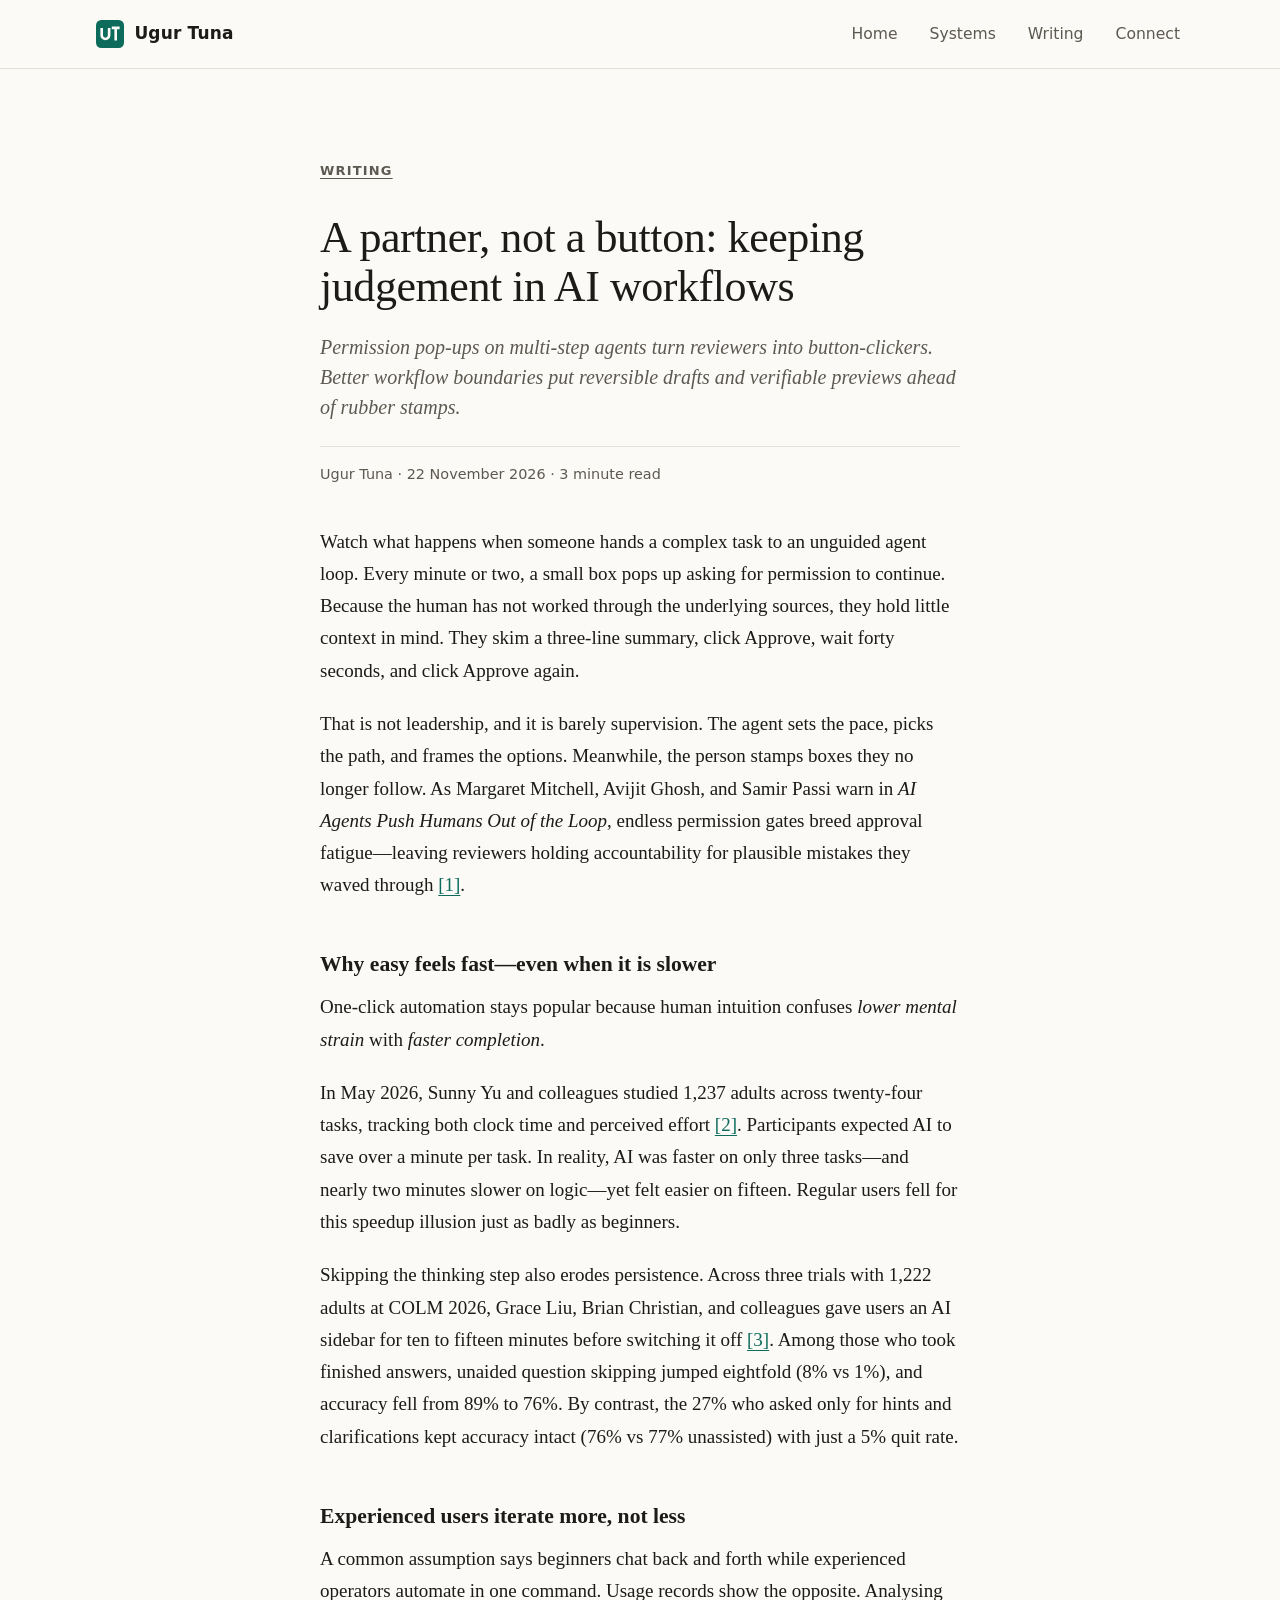
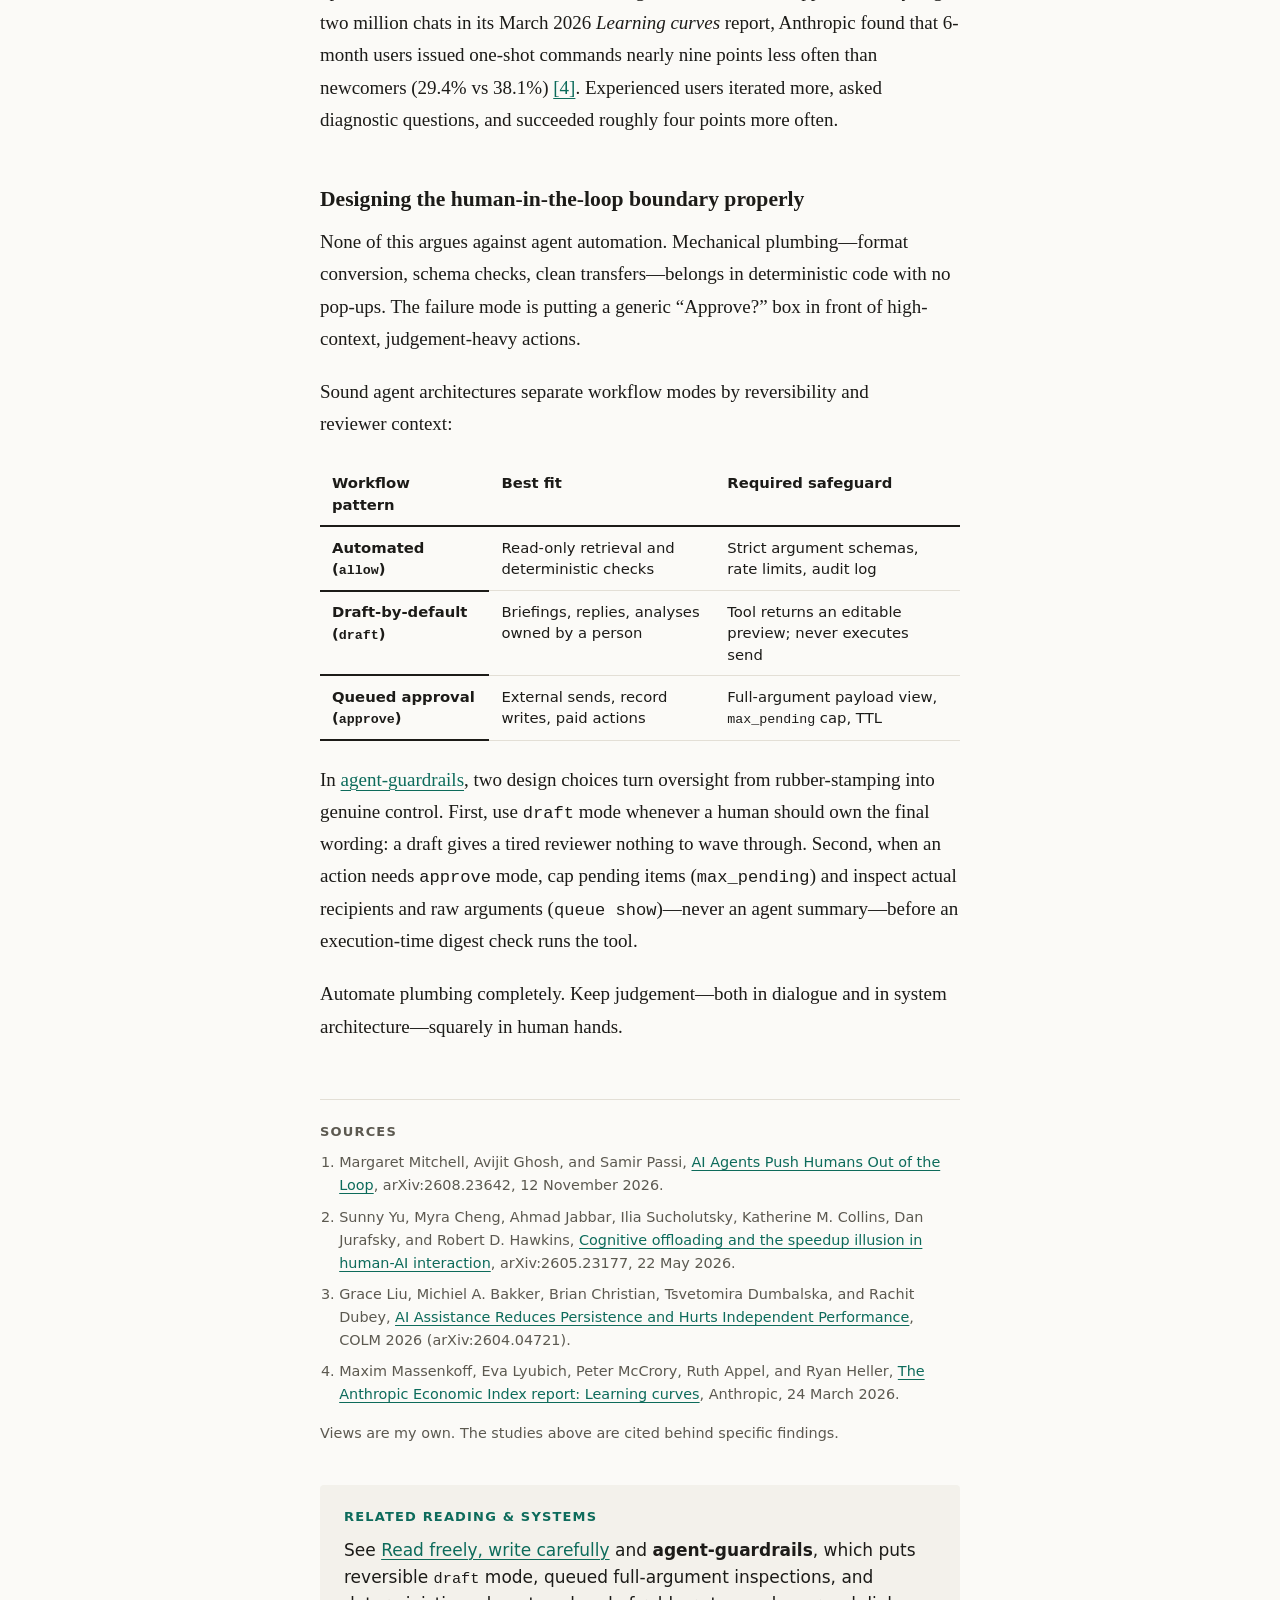
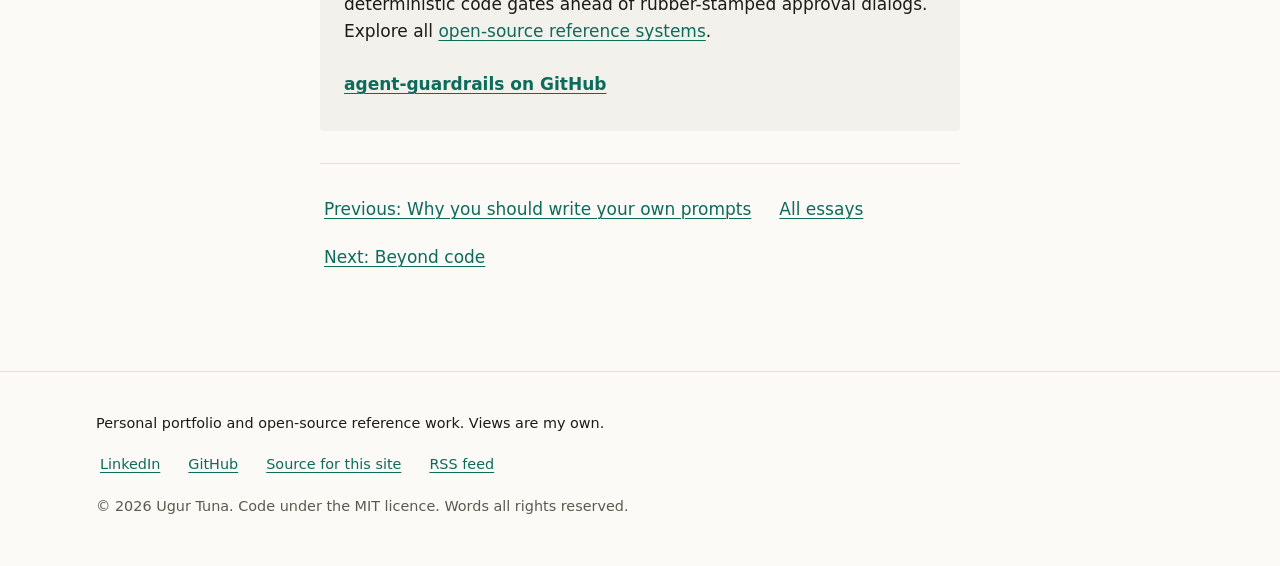
<file: writing/a-partner-not-a-button.html>
<!DOCTYPE html>
<html lang="en-GB">
<head>
  <meta charset="utf-8">
  <meta name="viewport" content="width=device-width, initial-scale=1">
  <title>A partner, not a button: keeping judgement in AI workflows – Ugur Tuna</title>
  <meta name="description" content="Approval pop-ups turn reviewers into rubber-stamping button-clickers. How to design agent workflows with draft mode, full payload previews, and active human judgement.">
  <meta name="author" content="Ugur Tuna">
  <meta name="color-scheme" content="light dark">
  <meta name="theme-color" content="#fbfaf7" media="(prefers-color-scheme: light)">
  <meta name="theme-color" content="#141513" media="(prefers-color-scheme: dark)">
  <link rel="canonical" href="https://dsugurtuna.github.io/writing/a-partner-not-a-button.html">
  <link rel="alternate" type="application/rss+xml" title="Ugur Tuna Writing" href="https://dsugurtuna.github.io/writing/feed.xml">
  <link rel="icon" href="../favicon.svg" type="image/svg+xml">
  <link rel="stylesheet" href="../assets/site.css">
  <meta property="og:type" content="article">
  <meta property="og:site_name" content="Ugur Tuna">
  <meta property="og:locale" content="en_GB">
  <meta property="og:title" content="A partner, not a button: keeping judgement in AI workflows">
  <meta property="og:description" content="Approval pop-ups turn reviewers into rubber-stamping button-clickers. How to design agent workflows with draft mode and full payload previews.">
  <meta property="og:url" content="https://dsugurtuna.github.io/writing/a-partner-not-a-button.html">
  <meta property="og:image" content="https://dsugurtuna.github.io/assets/og.png">
  <meta property="og:image:width" content="1200">
  <meta property="og:image:height" content="630">
  <meta property="og:image:alt" content="Ugur Tuna. I build AI systems, and the controls that make them safe to use.">
  <meta name="twitter:card" content="summary_large_image">
  <meta name="twitter:title" content="A partner, not a button: keeping judgement in AI workflows">
  <meta name="twitter:description" content="Approval pop-ups turn reviewers into button-clickers. Design agent workflows with draft mode and full payload previews.">
  <meta name="twitter:image" content="https://dsugurtuna.github.io/assets/og.png">
  <meta property="article:published_time" content="2026-11-22T00:00:00Z">
  <meta property="article:modified_time" content="2026-11-27T00:00:00Z">
  <meta property="article:author" content="Ugur Tuna">
  <script type="application/ld+json">
  {
    "@context": "https://schema.org",
    "@type": "BlogPosting",
    "headline": "A partner, not a button: keeping judgement in AI workflows",
    "description": "Approval pop-ups turn reviewers into rubber-stamping button-clickers. How to design agent workflows with draft mode, full payload previews, and active human judgement.",
    "url": "https://dsugurtuna.github.io/writing/a-partner-not-a-button.html",
    "mainEntityOfPage": {
      "@type": "WebPage",
      "@id": "https://dsugurtuna.github.io/writing/a-partner-not-a-button.html"
    },
    "image": "https://dsugurtuna.github.io/assets/og.png",
    "datePublished": "2026-11-22",
    "dateModified": "2026-11-27",
    "inLanguage": "en-GB",
    "author": {
      "@type": "Person",
      "name": "Ugur Tuna",
      "url": "https://dsugurtuna.github.io/",
      "sameAs": [
        "https://github.com/dsugurtuna",
        "https://www.linkedin.com/in/ugurtuna"
      ]
    },
    "publisher": {
      "@type": "Person",
      "name": "Ugur Tuna",
      "url": "https://dsugurtuna.github.io/"
    },
    "isPartOf": {
      "@type": "Blog",
      "name": "Essays on AI – Ugur Tuna",
      "url": "https://dsugurtuna.github.io/writing/"
    }
  }
  </script>
</head>
<body>
  <a class="skip-link" href="#main">Skip to content</a>

  <header class="site-header">
    <div class="wrap">
      <a class="brand" href="../">
        <svg class="brand-mark" viewBox="0 0 64 64" aria-hidden="true" focusable="false"><rect width="64" height="64" rx="12"/><path d="M13 18v17a8.5 8.5 0 0 0 17 0V18M36 18h18M45 18v29" fill="none" stroke-width="6"/></svg>
        Ugur Tuna
      </a>
      <nav class="site-nav" aria-label="Main">
        <ul>
          <li><a href="../">Home</a></li>
          <li><a href="../projects.html">Systems</a></li>
          <li><a href="./">Writing</a></li>
          <li><a href="../#contact">Connect</a></li>
        </ul>
      </nav>
    </div>
  </header>

  <main id="main">
    <article class="wrap essay">
      <div class="essay-head">
        <p class="eyebrow"><a href="./">Writing</a></p>
        <h1>A partner, not a button: keeping judgement in AI workflows</h1>
        <p class="dek">Permission pop-ups on multi-step agents turn reviewers into button-clickers. Better workflow boundaries put reversible drafts and verifiable previews ahead of rubber stamps.</p>
        <p class="byline">Ugur Tuna · <time datetime="2026-11-22">22 November 2026</time> · 3 minute read</p>
      </div>

      <div class="prose">
        <p>Watch what happens when someone hands a complex task to an unguided agent loop. Every minute or two, a small box pops up asking for permission to continue. Because the human has not worked through the underlying sources, they hold little context in mind. They skim a three-line summary, click Approve, wait forty seconds, and click Approve again.</p>
        <p>That is not leadership, and it is barely supervision. The agent sets the pace, picks the path, and frames the options. Meanwhile, the person stamps boxes they no longer follow. As Margaret Mitchell, Avijit Ghosh, and Samir Passi warn in <em>AI Agents Push Humans Out of the Loop</em>, endless permission gates breed approval fatigue—leaving reviewers holding accountability for plausible mistakes they waved through <a href="#src-1">[1]</a>.</p>

        <h2>Why easy feels fast—even when it is slower</h2>
        <p>One-click automation stays popular because human intuition confuses <em>lower mental strain</em> with <em>faster completion</em>.</p>
        <p>In May 2026, Sunny Yu and colleagues studied 1,237 adults across twenty-four tasks, tracking both clock time and perceived effort <a href="#src-2">[2]</a>. Participants expected AI to save over a minute per task. In reality, AI was faster on only three tasks—and nearly two minutes slower on logic—yet felt easier on fifteen. Regular users fell for this speedup illusion just as badly as beginners.</p>
        <p>Skipping the thinking step also erodes persistence. Across three trials with 1,222 adults at COLM 2026, Grace Liu, Brian Christian, and colleagues gave users an AI sidebar for ten to fifteen minutes before switching it off <a href="#src-3">[3]</a>. Among those who took finished answers, unaided question skipping jumped eightfold (8% vs 1%), and accuracy fell from 89% to 76%. By contrast, the 27% who asked only for hints and clarifications kept accuracy intact (76% vs 77% unassisted) with just a 5% quit rate.</p>

        <h2>Experienced users iterate more, not less</h2>
        <p>A common assumption says beginners chat back and forth while experienced operators automate in one command. Usage records show the opposite. Analysing two million chats in its March 2026 <em>Learning curves</em> report, Anthropic found that 6-month users issued one-shot commands nearly nine points less often than newcomers (29.4% vs 38.1%) <a href="#src-4">[4]</a>. Experienced users iterated more, asked diagnostic questions, and succeeded roughly four points more often.</p>

        <h2>Designing the human-in-the-loop boundary properly</h2>
        <p>None of this argues against agent automation. Mechanical plumbing—format conversion, schema checks, clean transfers—belongs in deterministic code with no pop-ups. The failure mode is putting a generic “Approve?” box in front of high-context, judgement-heavy actions.</p>
        <p>Sound agent architectures separate workflow modes by reversibility and reviewer context:</p>

        <table>
          <thead>
            <tr>
              <th scope="col">Workflow pattern</th>
              <th scope="col">Best fit</th>
              <th scope="col">Required safeguard</th>
            </tr>
          </thead>
          <tbody>
            <tr>
              <th scope="row">Automated (<code>allow</code>)</th>
              <td>Read-only retrieval and deterministic checks</td>
              <td>Strict argument schemas, rate limits, audit log</td>
            </tr>
            <tr>
              <th scope="row">Draft-by-default (<code>draft</code>)</th>
              <td>Briefings, replies, analyses owned by a person</td>
              <td>Tool returns an editable preview; never executes send</td>
            </tr>
            <tr>
              <th scope="row">Queued approval (<code>approve</code>)</th>
              <td>External sends, record writes, paid actions</td>
              <td>Full-argument payload view, <code>max_pending</code> cap, TTL</td>
            </tr>
          </tbody>
        </table>

        <p>In <a href="https://github.com/dsugurtuna/agent-guardrails">agent-guardrails</a>, two design choices turn oversight from rubber-stamping into genuine control. First, use <code>draft</code> mode whenever a human should own the final wording: a draft gives a tired reviewer nothing to wave through. Second, when an action needs <code>approve</code> mode, cap pending items (<code>max_pending</code>) and inspect actual recipients and raw arguments (<code>queue show</code>)—never an agent summary—before an execution-time digest check runs the tool.</p>
        <p>Automate plumbing completely. Keep judgement—both in dialogue and in system architecture—squarely in human hands.</p>
      </div>

      <div class="essay-foot">
        <section class="sources" aria-labelledby="sources-title">
          <h2 id="sources-title">Sources</h2>
          <ol>
            <li id="src-1">Margaret Mitchell, Avijit Ghosh, and Samir Passi, <a href="https://arxiv.org/abs/2608.23642">AI Agents Push Humans Out of the Loop</a>, arXiv:2608.23642, 12 November 2026.</li>
            <li id="src-2">Sunny Yu, Myra Cheng, Ahmad Jabbar, Ilia Sucholutsky, Katherine M. Collins, Dan Jurafsky, and Robert D. Hawkins, <a href="https://arxiv.org/abs/2605.23177">Cognitive offloading and the speedup illusion in human-AI interaction</a>, arXiv:2605.23177, 22 May 2026.</li>
            <li id="src-3">Grace Liu, Michiel A. Bakker, Brian Christian, Tsvetomira Dumbalska, and Rachit Dubey, <a href="https://arxiv.org/abs/2604.04721">AI Assistance Reduces Persistence and Hurts Independent Performance</a>, COLM 2026 (arXiv:2604.04721).</li>
            <li id="src-4">Maxim Massenkoff, Eva Lyubich, Peter McCrory, Ruth Appel, and Ryan Heller, <a href="https://www.anthropic.com/research/economic-index-march-2026-report">The Anthropic Economic Index report: Learning curves</a>, Anthropic, 24 March 2026.</li>
          </ol>
          <p>Views are my own. The studies above are cited behind specific findings.</p>
        </section>

        <section class="related" aria-labelledby="related-title">
          <h2 id="related-title">Related reading &amp; systems</h2>
          <p>See <a href="read-freely-write-carefully.html">Read freely, write carefully</a> and <strong>agent-guardrails</strong>, which puts reversible <code>draft</code> mode, queued full-argument inspections, and deterministic code gates ahead of rubber-stamped approval dialogs. Explore all <a href="../projects.html#core-systems">open-source reference systems</a>.</p>
          <p class="repo-link"><a href="https://github.com/dsugurtuna/agent-guardrails">agent-guardrails on GitHub</a></p>
        </section>

        <nav class="essay-nav" aria-label="Essay navigation">
          <ul class="footer-links">
            <li><a href="write-your-own-prompts.html">Previous: Why you should write your own prompts</a></li>
            <li><a href="./">All essays</a></li>
            <li><a href="ai-is-not-a-coding-tool.html">Next: Beyond code</a></li>
          </ul>
        </nav>
      </div>
    </article>
  </main>

  <footer class="site-footer">
    <div class="wrap">
      <p class="disclaimer">Personal portfolio and open-source reference work. Views are my own.</p>
      <ul class="footer-links">
        <li><a href="https://www.linkedin.com/in/ugurtuna">LinkedIn</a></li>
        <li><a href="https://github.com/dsugurtuna">GitHub</a></li>
        <li><a href="https://github.com/dsugurtuna/dsugurtuna.github.io">Source for this site</a></li>
        <li><a href="/writing/feed.xml">RSS feed</a></li>
      </ul>
      <p>© 2026 Ugur Tuna. Code under the MIT licence. Words all rights reserved.</p>
    </div>
  </footer>
</body>
</html>
</file>
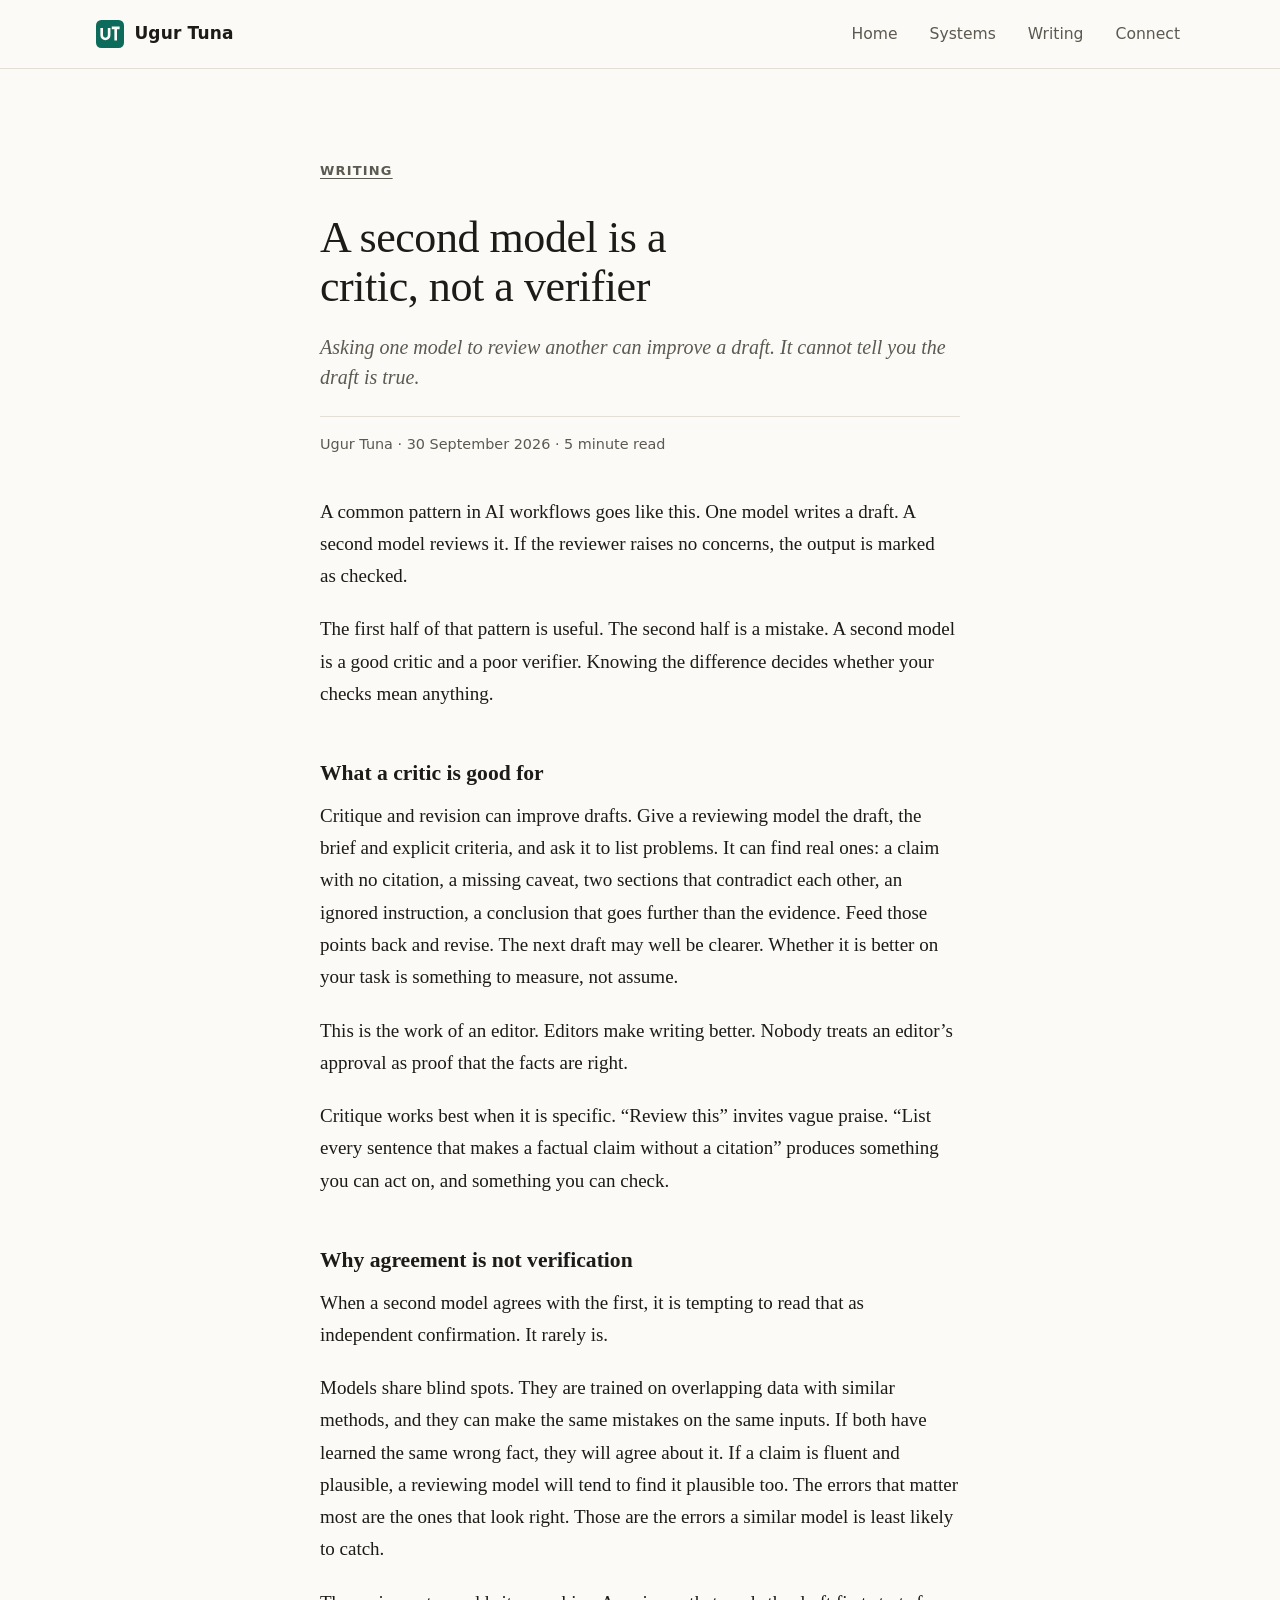
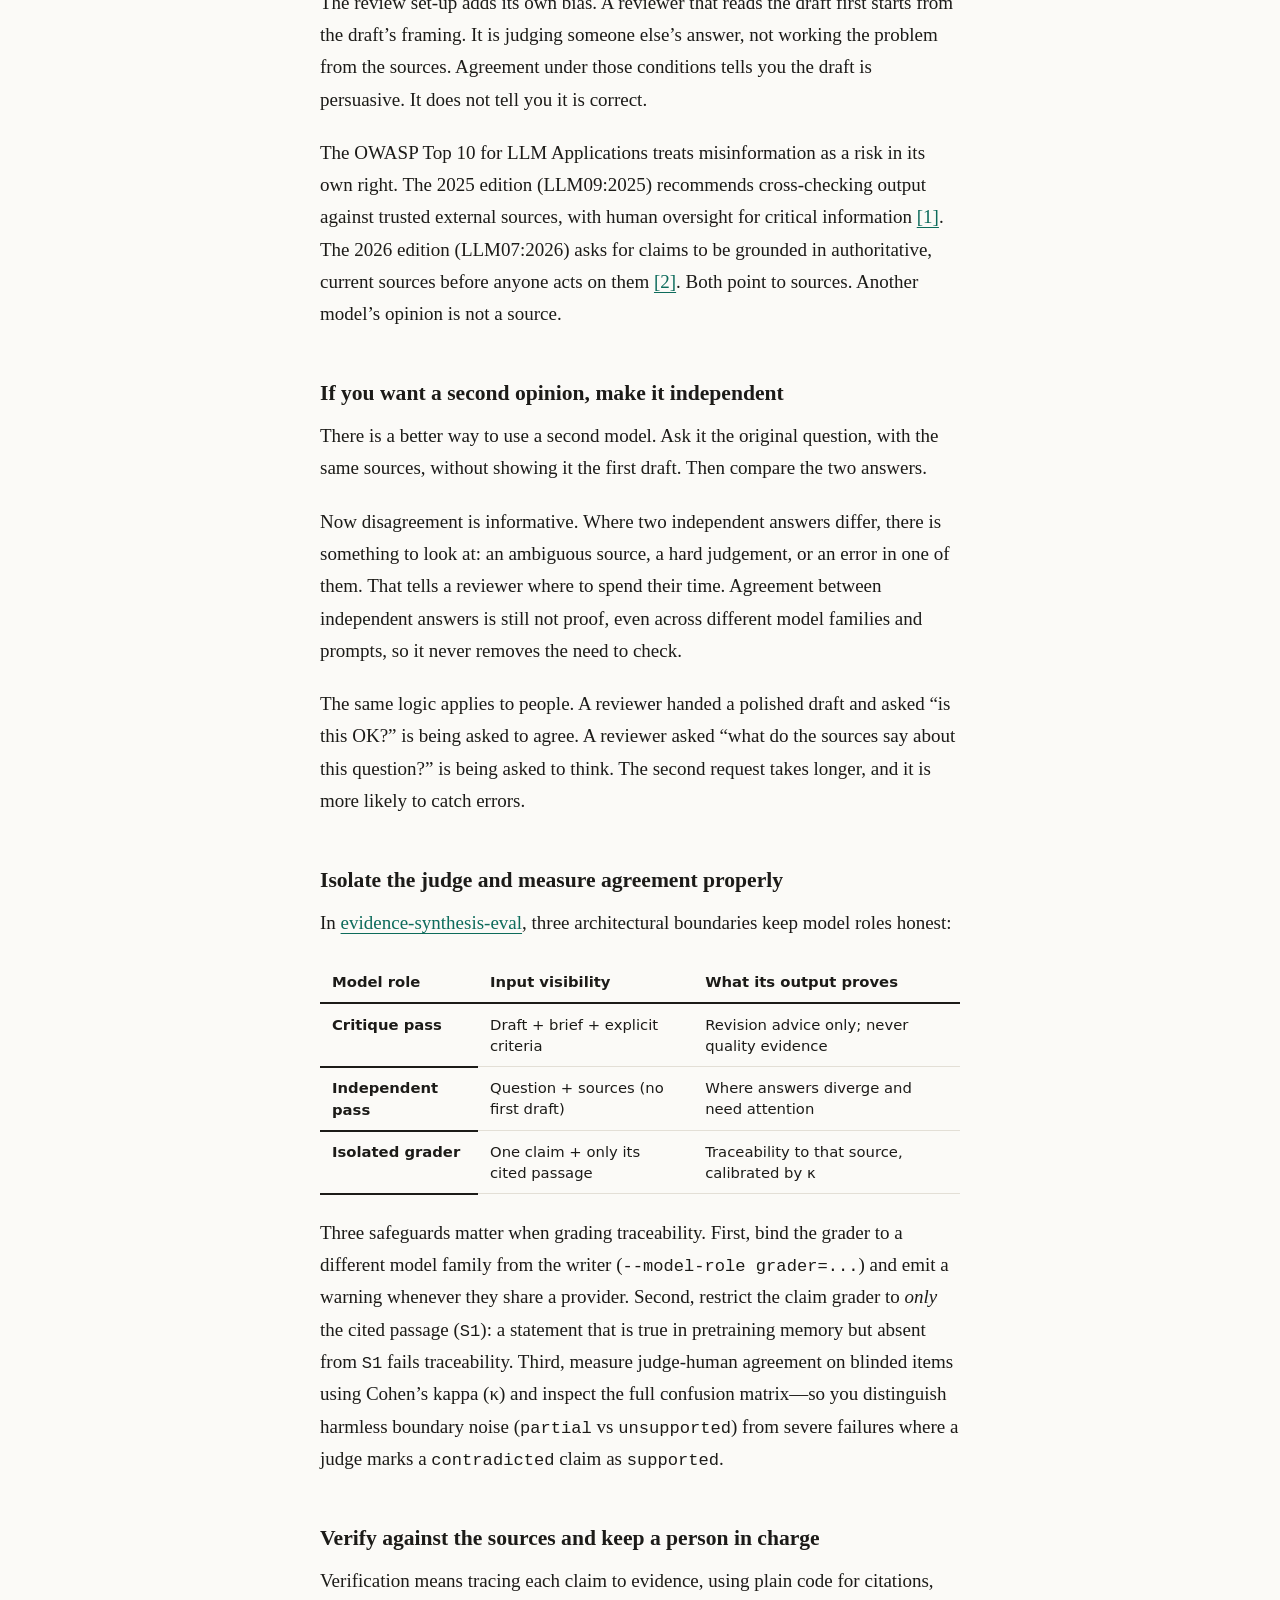
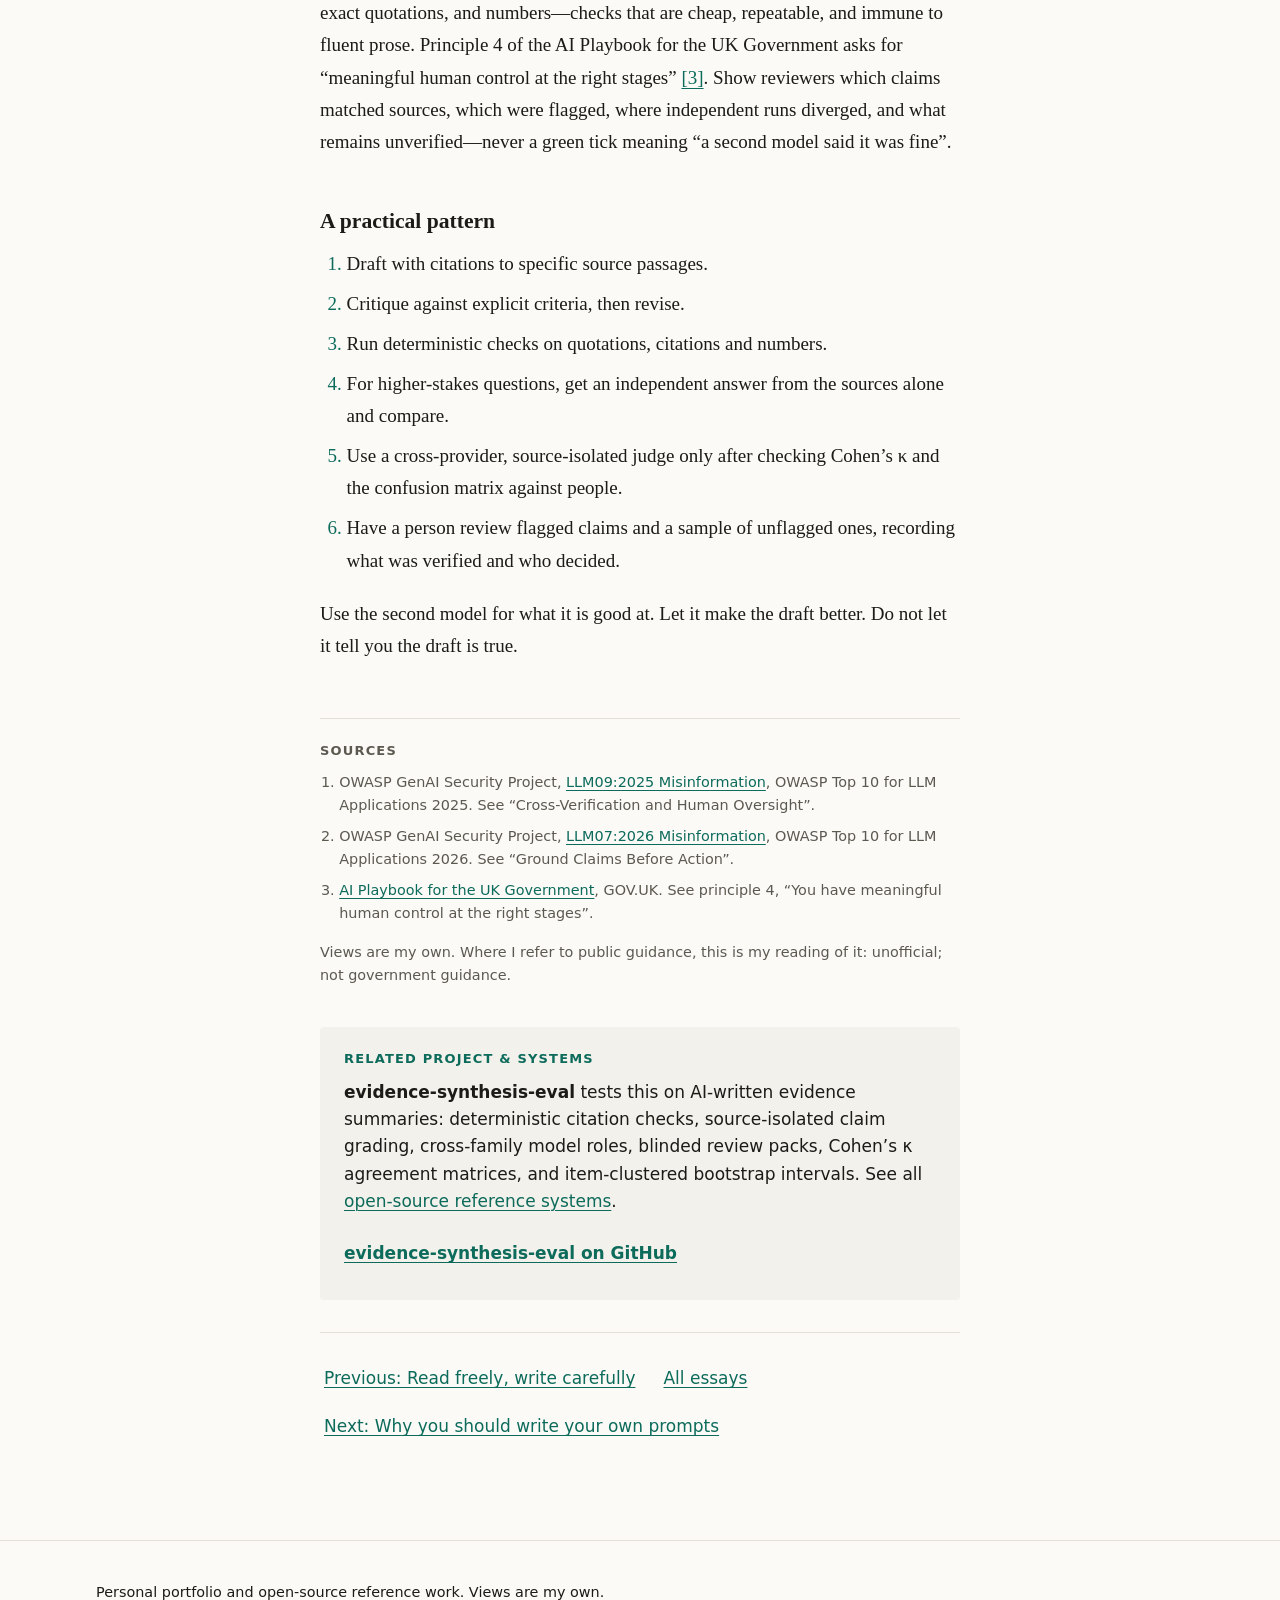
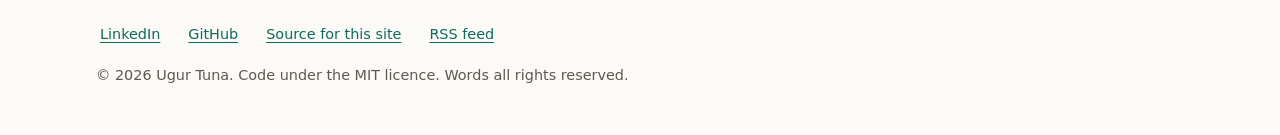
<file: writing/a-second-model-is-a-critic.html>
<!DOCTYPE html>
<html lang="en-GB">
<head>
  <meta charset="utf-8">
  <meta name="viewport" content="width=device-width, initial-scale=1">
  <title>A second model is a critic, not a verifier – Ugur Tuna</title>
  <meta name="description" content="Asking one model to review another can improve a draft. It cannot tell you the draft is true. How to use a second model well, and how to verify against sources instead.">
  <meta name="author" content="Ugur Tuna">
  <meta name="color-scheme" content="light dark">
  <meta name="theme-color" content="#fbfaf7" media="(prefers-color-scheme: light)">
  <meta name="theme-color" content="#141513" media="(prefers-color-scheme: dark)">
  <link rel="canonical" href="https://dsugurtuna.github.io/writing/a-second-model-is-a-critic.html">
  <link rel="alternate" type="application/rss+xml" title="Ugur Tuna Writing" href="https://dsugurtuna.github.io/writing/feed.xml">
  <link rel="icon" href="../favicon.svg" type="image/svg+xml">
  <link rel="stylesheet" href="../assets/site.css">
  <meta property="og:type" content="article">
  <meta property="og:site_name" content="Ugur Tuna">
  <meta property="og:locale" content="en_GB">
  <meta property="og:title" content="A second model is a critic, not a verifier">
  <meta property="og:description" content="Asking one model to review another can improve a draft. It cannot tell you the draft is true.">
  <meta property="og:url" content="https://dsugurtuna.github.io/writing/a-second-model-is-a-critic.html">
  <meta property="og:image" content="https://dsugurtuna.github.io/assets/og.png">
  <meta property="og:image:width" content="1200">
  <meta property="og:image:height" content="630">
  <meta property="og:image:alt" content="Ugur Tuna. I build AI systems, and the controls that make them safe to use.">
  <meta property="article:published_time" content="2026-09-30T00:00:00Z">
  <meta property="article:modified_time" content="2026-11-27T00:00:00Z">
  <meta property="article:author" content="Ugur Tuna">
  <meta name="twitter:card" content="summary_large_image">
  <meta name="twitter:title" content="A second model is a critic, not a verifier">
  <meta name="twitter:description" content="Asking one model to review another can improve a draft. It cannot tell you the draft is true.">
  <meta name="twitter:image" content="https://dsugurtuna.github.io/assets/og.png">
  <script type="application/ld+json">
  {
    "@context": "https://schema.org",
    "@type": "BlogPosting",
    "headline": "A second model is a critic, not a verifier",
    "description": "Asking one model to review another can improve a draft. It cannot tell you the draft is true. How to use a second model well, and how to verify against sources instead.",
    "url": "https://dsugurtuna.github.io/writing/a-second-model-is-a-critic.html",
    "mainEntityOfPage": {
      "@type": "WebPage",
      "@id": "https://dsugurtuna.github.io/writing/a-second-model-is-a-critic.html"
    },
    "image": "https://dsugurtuna.github.io/assets/og.png",
    "datePublished": "2026-09-30",
    "dateModified": "2026-11-27",
    "inLanguage": "en-GB",
    "author": {
      "@type": "Person",
      "name": "Ugur Tuna",
      "url": "https://dsugurtuna.github.io/",
      "sameAs": [
        "https://github.com/dsugurtuna",
        "https://www.linkedin.com/in/ugurtuna"
      ]
    },
    "publisher": {
      "@type": "Person",
      "name": "Ugur Tuna",
      "url": "https://dsugurtuna.github.io/"
    },
    "isPartOf": {
      "@type": "Blog",
      "name": "Essays on AI – Ugur Tuna",
      "url": "https://dsugurtuna.github.io/writing/"
    }
  }
  </script>
</head>
<body>
  <a class="skip-link" href="#main">Skip to content</a>

  <header class="site-header">
    <div class="wrap">
      <a class="brand" href="../">
        <svg class="brand-mark" viewBox="0 0 64 64" aria-hidden="true" focusable="false"><rect width="64" height="64" rx="12"/><path d="M13 18v17a8.5 8.5 0 0 0 17 0V18M36 18h18M45 18v29" fill="none" stroke-width="6"/></svg>
        Ugur Tuna
      </a>
      <nav class="site-nav" aria-label="Main">
        <ul>
          <li><a href="../">Home</a></li>
          <li><a href="../projects.html">Systems</a></li>
          <li><a href="./">Writing</a></li>
          <li><a href="../#contact">Connect</a></li>
        </ul>
      </nav>
    </div>
  </header>

  <main id="main">
    <article class="wrap essay">
      <div class="essay-head">
        <p class="eyebrow"><a href="./">Writing</a></p>
        <h1>A second model is a critic, not a verifier</h1>
        <p class="dek">Asking one model to review another can improve a draft. It cannot tell you the draft is true.</p>
        <p class="byline">Ugur Tuna · <time datetime="2026-09-30">30 September 2026</time> · 5 minute read</p>
      </div>

      <div class="prose">
        <p>A common pattern in AI workflows goes like this. One model writes a draft. A second model reviews it. If the reviewer raises no concerns, the output is marked as checked.</p>
        <p>The first half of that pattern is useful. The second half is a mistake. A second model is a good critic and a poor verifier. Knowing the difference decides whether your checks mean anything.</p>

        <h2>What a critic is good for</h2>
        <p>Critique and revision can improve drafts. Give a reviewing model the draft, the brief and explicit criteria, and ask it to list problems. It can find real ones: a claim with no citation, a missing caveat, two sections that contradict each other, an ignored instruction, a conclusion that goes further than the evidence. Feed those points back and revise. The next draft may well be clearer. Whether it is better on your task is something to measure, not assume.</p>
        <p>This is the work of an editor. Editors make writing better. Nobody treats an editor’s approval as proof that the facts are right.</p>
        <p>Critique works best when it is specific. “Review this” invites vague praise. “List every sentence that makes a factual claim without a citation” produces something you can act on, and something you can check.</p>

        <h2>Why agreement is not verification</h2>
        <p>When a second model agrees with the first, it is tempting to read that as independent confirmation. It rarely is.</p>
        <p>Models share blind spots. They are trained on overlapping data with similar methods, and they can make the same mistakes on the same inputs. If both have learned the same wrong fact, they will agree about it. If a claim is fluent and plausible, a reviewing model will tend to find it plausible too. The errors that matter most are the ones that look right. Those are the errors a similar model is least likely to catch.</p>
        <p>The review set-up adds its own bias. A reviewer that reads the draft first starts from the draft’s framing. It is judging someone else’s answer, not working the problem from the sources. Agreement under those conditions tells you the draft is persuasive. It does not tell you it is correct.</p>
        <p>The OWASP Top 10 for LLM Applications treats misinformation as a risk in its own right. The 2025 edition (LLM09:2025) recommends cross-checking output against trusted external sources, with human oversight for critical information <a href="#src-1">[1]</a>. The 2026 edition (LLM07:2026) asks for claims to be grounded in authoritative, current sources before anyone acts on them <a href="#src-2">[2]</a>. Both point to sources. Another model’s opinion is not a source.</p>

        <h2>If you want a second opinion, make it independent</h2>
        <p>There is a better way to use a second model. Ask it the original question, with the same sources, without showing it the first draft. Then compare the two answers.</p>
        <p>Now disagreement is informative. Where two independent answers differ, there is something to look at: an ambiguous source, a hard judgement, or an error in one of them. That tells a reviewer where to spend their time. Agreement between independent answers is still not proof, even across different model families and prompts, so it never removes the need to check.</p>
        <p>The same logic applies to people. A reviewer handed a polished draft and asked “is this OK?” is being asked to agree. A reviewer asked “what do the sources say about this question?” is being asked to think. The second request takes longer, and it is more likely to catch errors.</p>

        <h2>Isolate the judge and measure agreement properly</h2>
        <p>In <a href="https://github.com/dsugurtuna/evidence-synthesis-eval">evidence-synthesis-eval</a>, three architectural boundaries keep model roles honest:</p>

        <table>
          <thead>
            <tr>
              <th scope="col">Model role</th>
              <th scope="col">Input visibility</th>
              <th scope="col">What its output proves</th>
            </tr>
          </thead>
          <tbody>
            <tr>
              <th scope="row">Critique pass</th>
              <td>Draft + brief + explicit criteria</td>
              <td>Revision advice only; never quality evidence</td>
            </tr>
            <tr>
              <th scope="row">Independent pass</th>
              <td>Question + sources (no first draft)</td>
              <td>Where answers diverge and need attention</td>
            </tr>
            <tr>
              <th scope="row">Isolated grader</th>
              <td>One claim + only its cited passage</td>
              <td>Traceability to that source, calibrated by κ</td>
            </tr>
          </tbody>
        </table>

        <p>Three safeguards matter when grading traceability. First, bind the grader to a different model family from the writer (<code>--model-role grader=...</code>) and emit a warning whenever they share a provider. Second, restrict the claim grader to <em>only</em> the cited passage (<code>S1</code>): a statement that is true in pretraining memory but absent from <code>S1</code> fails traceability. Third, measure judge-human agreement on blinded items using Cohen’s kappa (κ) and inspect the full confusion matrix—so you distinguish harmless boundary noise (<code>partial</code> vs <code>unsupported</code>) from severe failures where a judge marks a <code>contradicted</code> claim as <code>supported</code>.</p>

        <h2>Verify against the sources and keep a person in charge</h2>
        <p>Verification means tracing each claim to evidence, using plain code for citations, exact quotations, and numbers—checks that are cheap, repeatable, and immune to fluent prose. Principle 4 of the AI Playbook for the UK Government asks for “meaningful human control at the right stages” <a href="#src-3">[3]</a>. Show reviewers which claims matched sources, which were flagged, where independent runs diverged, and what remains unverified—never a green tick meaning “a second model said it was fine”.</p>

        <h2>A practical pattern</h2>
        <ol>
          <li>Draft with citations to specific source passages.</li>
          <li>Critique against explicit criteria, then revise.</li>
          <li>Run deterministic checks on quotations, citations and numbers.</li>
          <li>For higher-stakes questions, get an independent answer from the sources alone and compare.</li>
          <li>Use a cross-provider, source-isolated judge only after checking Cohen’s κ and the confusion matrix against people.</li>
          <li>Have a person review flagged claims and a sample of unflagged ones, recording what was verified and who decided.</li>
        </ol>
        <p>Use the second model for what it is good at. Let it make the draft better. Do not let it tell you the draft is true.</p>
      </div>

      <div class="essay-foot">
        <section class="sources" aria-labelledby="sources-title">
          <h2 id="sources-title">Sources</h2>
          <ol>
            <li id="src-1">OWASP GenAI Security Project, <a href="https://github.com/GenAI-Security-Project/GenAI-LLM-Top10/blob/main/2025/LLM09_Misinformation.md">LLM09:2025 Misinformation</a>, OWASP Top 10 for LLM Applications 2025. See “Cross-Verification and Human Oversight”.</li>
            <li id="src-2">OWASP GenAI Security Project, <a href="https://github.com/GenAI-Security-Project/GenAI-LLM-Top10/blob/main/2026/final/LLM07_Misinformation.md">LLM07:2026 Misinformation</a>, OWASP Top 10 for LLM Applications 2026. See “Ground Claims Before Action”.</li>
            <li id="src-3"><a href="https://www.gov.uk/government/publications/ai-playbook-for-the-uk-government">AI Playbook for the UK Government</a>, GOV.UK. See principle 4, “You have meaningful human control at the right stages”.</li>
          </ol>
          <p>Views are my own. Where I refer to public guidance, this is my reading of it: unofficial; not government guidance.</p>
        </section>

        <section class="related" aria-labelledby="related-title">
          <h2 id="related-title">Related project &amp; systems</h2>
          <p><strong>evidence-synthesis-eval</strong> tests this on AI-written evidence summaries: deterministic citation checks, source-isolated claim grading, cross-family model roles, blinded review packs, Cohen’s κ agreement matrices, and item-clustered bootstrap intervals. See all <a href="../projects.html#core-systems">open-source reference systems</a>.</p>
          <p class="repo-link"><a href="https://github.com/dsugurtuna/evidence-synthesis-eval">evidence-synthesis-eval on GitHub</a></p>
        </section>

        <nav class="essay-nav" aria-label="Essay navigation">
          <ul class="footer-links">
            <li><a href="read-freely-write-carefully.html">Previous: Read freely, write carefully</a></li>
            <li><a href="./">All essays</a></li>
            <li><a href="write-your-own-prompts.html">Next: Why you should write your own prompts</a></li>
          </ul>
        </nav>
      </div>
    </article>
  </main>

  <footer class="site-footer">
    <div class="wrap">
      <p class="disclaimer">Personal portfolio and open-source reference work. Views are my own.</p>
      <ul class="footer-links">
        <li><a href="https://www.linkedin.com/in/ugurtuna">LinkedIn</a></li>
        <li><a href="https://github.com/dsugurtuna">GitHub</a></li>
        <li><a href="https://github.com/dsugurtuna/dsugurtuna.github.io">Source for this site</a></li>
        <li><a href="/writing/feed.xml">RSS feed</a></li>
      </ul>
      <p>© 2026 Ugur Tuna. Code under the MIT licence. Words all rights reserved.</p>
    </div>
  </footer>
</body>
</html>
</file>
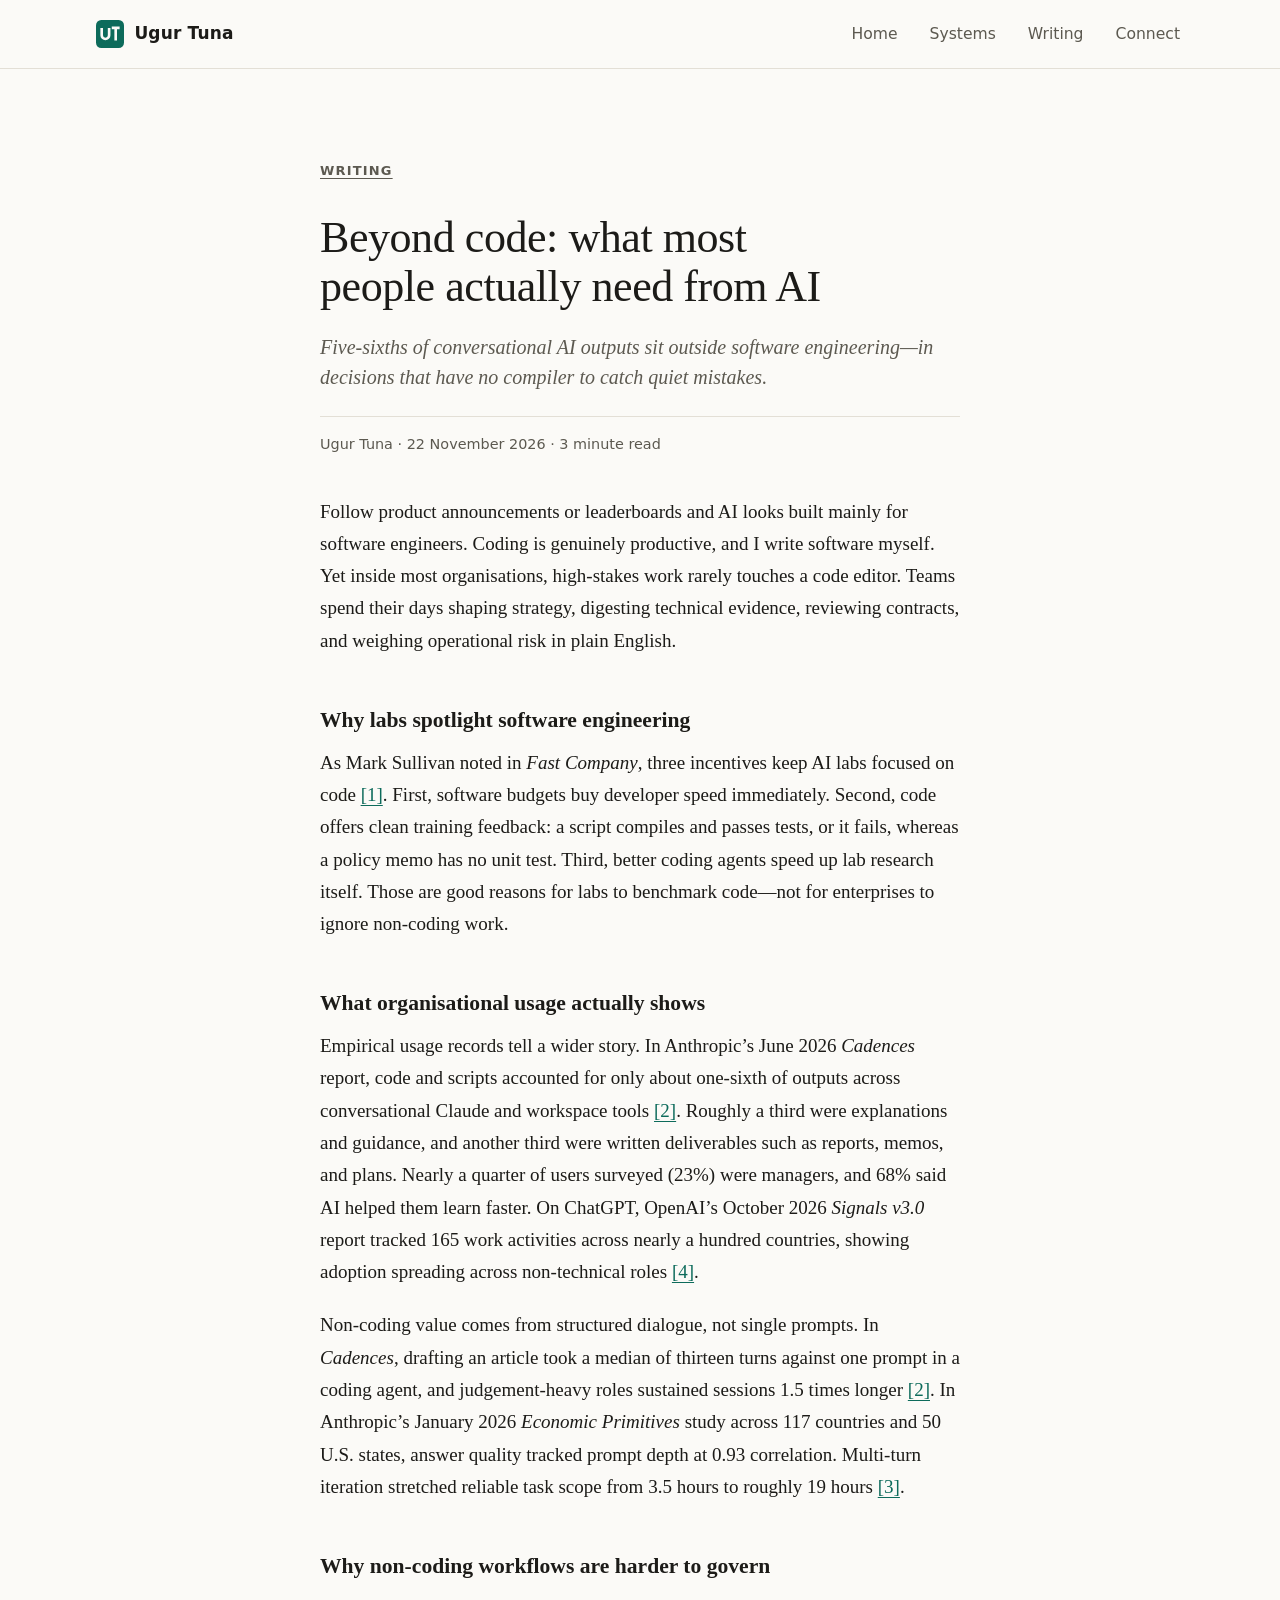
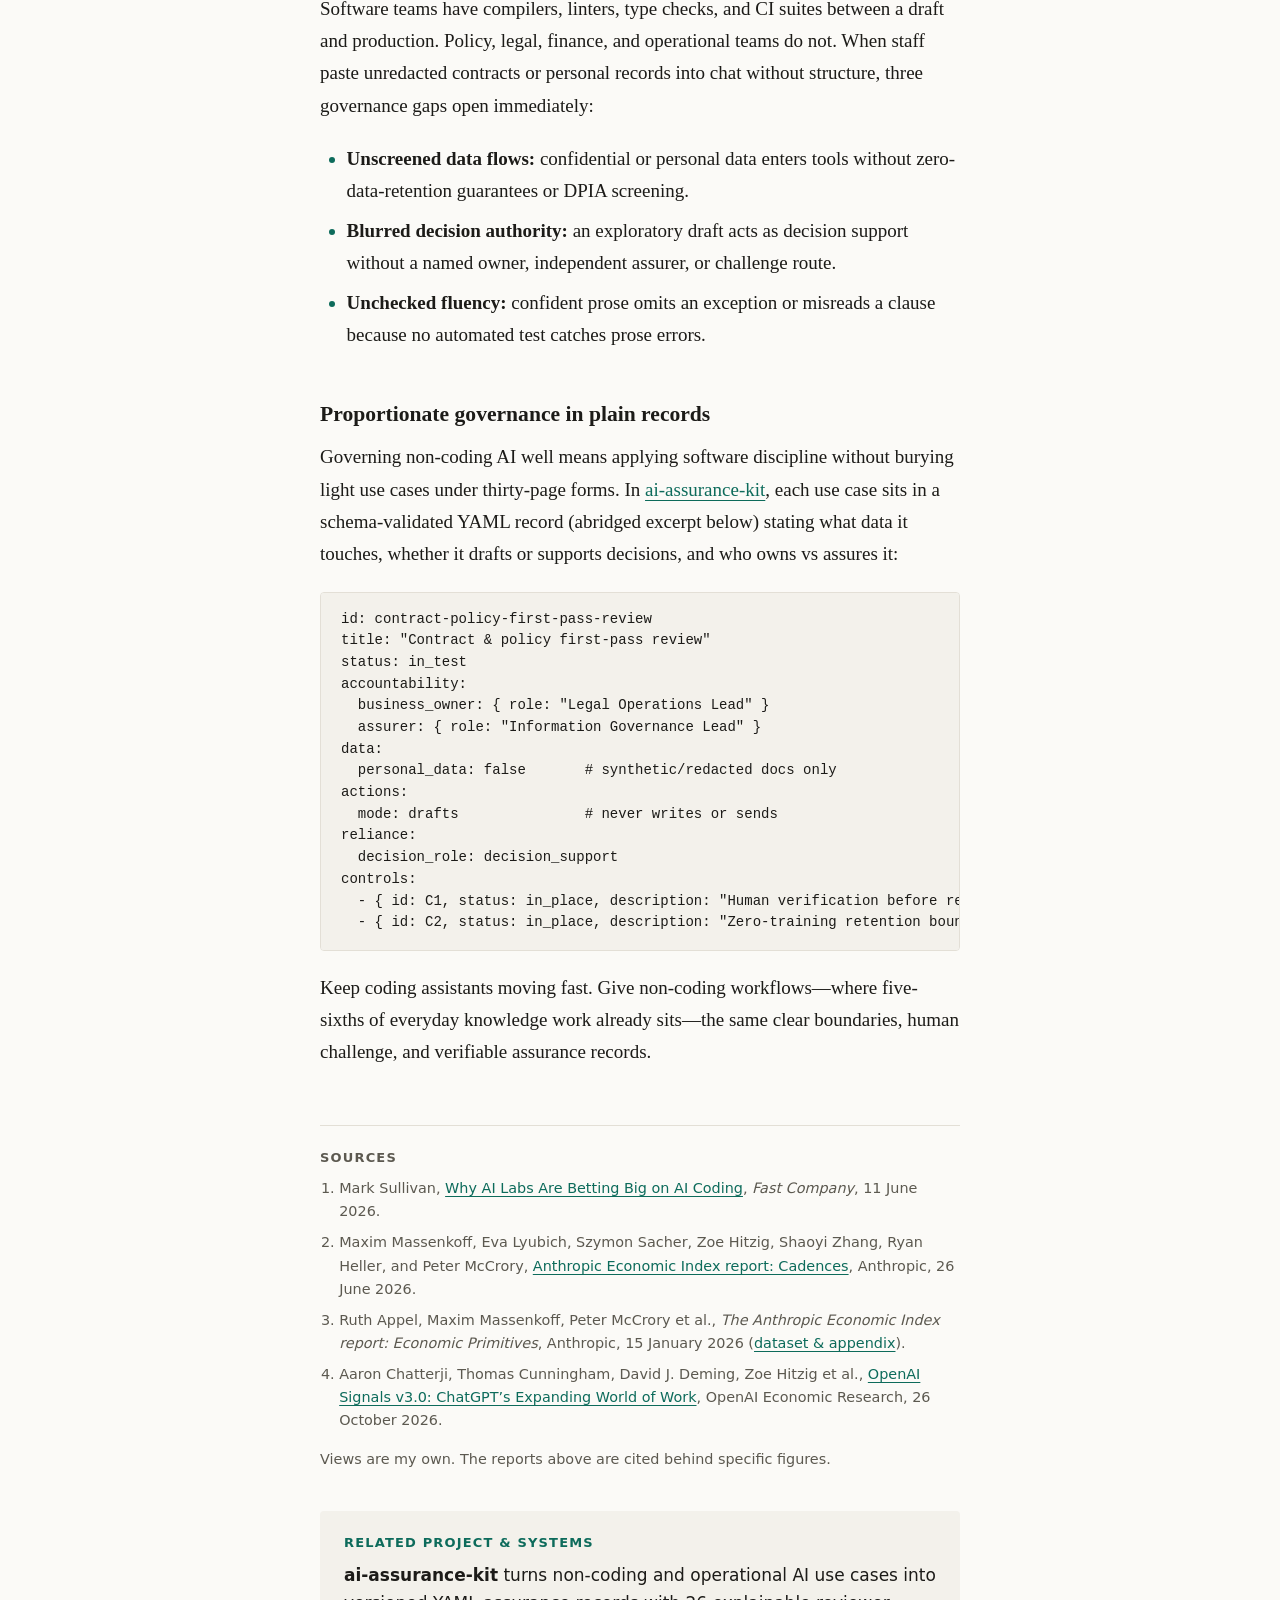
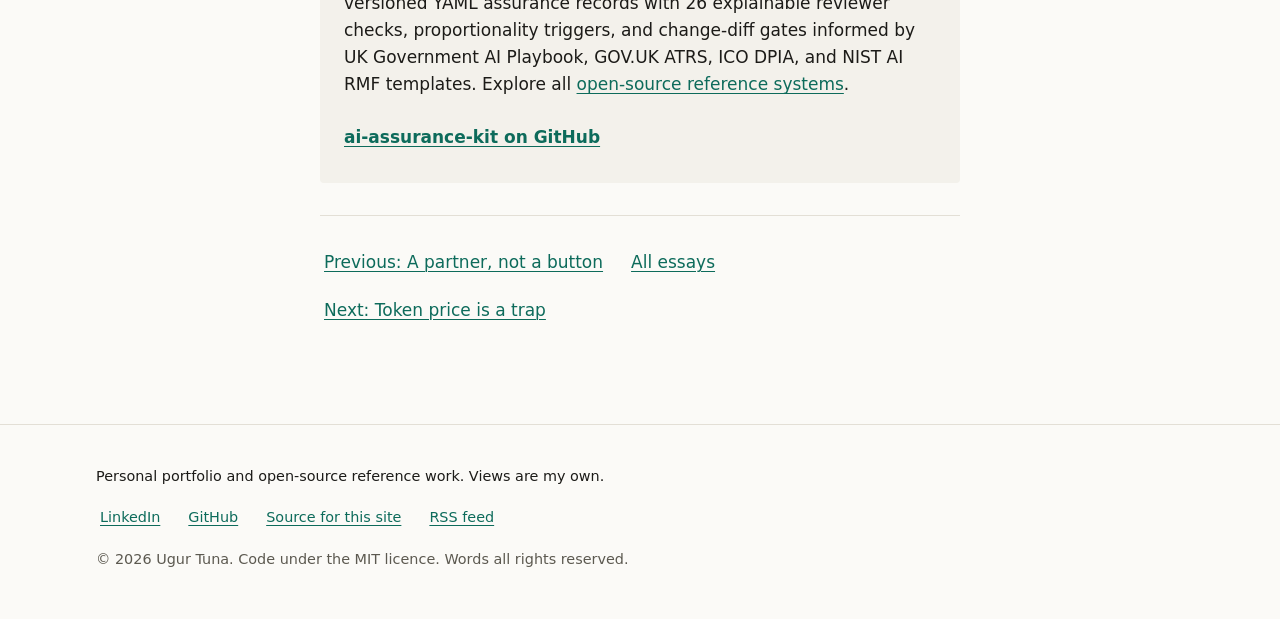
<file: writing/ai-is-not-a-coding-tool.html>
<!DOCTYPE html>
<html lang="en-GB">
<head>
  <meta charset="utf-8">
  <meta name="viewport" content="width=device-width, initial-scale=1">
  <title>Beyond code: what most people actually need from AI – Ugur Tuna</title>
  <meta name="description" content="Five-sixths of conversational AI deliverables sit outside code. Why non-coding workflows need deliberate human challenge, data boundaries, and proportionate governance.">
  <meta name="author" content="Ugur Tuna">
  <meta name="color-scheme" content="light dark">
  <meta name="theme-color" content="#fbfaf7" media="(prefers-color-scheme: light)">
  <meta name="theme-color" content="#141513" media="(prefers-color-scheme: dark)">
  <link rel="canonical" href="https://dsugurtuna.github.io/writing/ai-is-not-a-coding-tool.html">
  <link rel="alternate" type="application/rss+xml" title="Ugur Tuna Writing" href="https://dsugurtuna.github.io/writing/feed.xml">
  <link rel="icon" href="../favicon.svg" type="image/svg+xml">
  <link rel="stylesheet" href="../assets/site.css">
  <meta property="og:type" content="article">
  <meta property="og:site_name" content="Ugur Tuna">
  <meta property="og:locale" content="en_GB">
  <meta property="og:title" content="Beyond code: what most people actually need from AI">
  <meta property="og:description" content="Five-sixths of conversational AI deliverables sit outside code. Why non-coding workflows need deliberate challenge and proportionate governance.">
  <meta property="og:url" content="https://dsugurtuna.github.io/writing/ai-is-not-a-coding-tool.html">
  <meta property="og:image" content="https://dsugurtuna.github.io/assets/og.png">
  <meta property="og:image:width" content="1200">
  <meta property="og:image:height" content="630">
  <meta property="og:image:alt" content="Ugur Tuna. I build AI systems, and the controls that make them safe to use.">
  <meta name="twitter:card" content="summary_large_image">
  <meta name="twitter:title" content="Beyond code: what most people actually need from AI">
  <meta name="twitter:description" content="Five-sixths of conversational AI work sits outside code—where there is no compiler to catch quiet mistakes.">
  <meta name="twitter:image" content="https://dsugurtuna.github.io/assets/og.png">
  <meta property="article:published_time" content="2026-11-22T00:00:00Z">
  <meta property="article:modified_time" content="2026-11-27T00:00:00Z">
  <meta property="article:author" content="Ugur Tuna">
  <script type="application/ld+json">
  {
    "@context": "https://schema.org",
    "@type": "BlogPosting",
    "headline": "Beyond code: what most people actually need from AI",
    "description": "Five-sixths of conversational AI deliverables sit outside code. Why non-coding workflows need deliberate human challenge, data boundaries, and proportionate governance.",
    "url": "https://dsugurtuna.github.io/writing/ai-is-not-a-coding-tool.html",
    "mainEntityOfPage": {
      "@type": "WebPage",
      "@id": "https://dsugurtuna.github.io/writing/ai-is-not-a-coding-tool.html"
    },
    "image": "https://dsugurtuna.github.io/assets/og.png",
    "datePublished": "2026-11-22",
    "dateModified": "2026-11-27",
    "inLanguage": "en-GB",
    "author": {
      "@type": "Person",
      "name": "Ugur Tuna",
      "url": "https://dsugurtuna.github.io/",
      "sameAs": [
        "https://github.com/dsugurtuna",
        "https://www.linkedin.com/in/ugurtuna"
      ]
    },
    "publisher": {
      "@type": "Person",
      "name": "Ugur Tuna",
      "url": "https://dsugurtuna.github.io/"
    },
    "isPartOf": {
      "@type": "Blog",
      "name": "Essays on AI – Ugur Tuna",
      "url": "https://dsugurtuna.github.io/writing/"
    }
  }
  </script>
</head>
<body>
  <a class="skip-link" href="#main">Skip to content</a>

  <header class="site-header">
    <div class="wrap">
      <a class="brand" href="../">
        <svg class="brand-mark" viewBox="0 0 64 64" aria-hidden="true" focusable="false"><rect width="64" height="64" rx="12"/><path d="M13 18v17a8.5 8.5 0 0 0 17 0V18M36 18h18M45 18v29" fill="none" stroke-width="6"/></svg>
        Ugur Tuna
      </a>
      <nav class="site-nav" aria-label="Main">
        <ul>
          <li><a href="../">Home</a></li>
          <li><a href="../projects.html">Systems</a></li>
          <li><a href="./">Writing</a></li>
          <li><a href="../#contact">Connect</a></li>
        </ul>
      </nav>
    </div>
  </header>

  <main id="main">
    <article class="wrap essay">
      <div class="essay-head">
        <p class="eyebrow"><a href="./">Writing</a></p>
        <h1>Beyond code: what most people actually need from AI</h1>
        <p class="dek">Five-sixths of conversational AI outputs sit outside software engineering—in decisions that have no compiler to catch quiet mistakes.</p>
        <p class="byline">Ugur Tuna · <time datetime="2026-11-22">22 November 2026</time> · 3 minute read</p>
      </div>

      <div class="prose">
        <p>Follow product announcements or leaderboards and AI looks built mainly for software engineers. Coding is genuinely productive, and I write software myself. Yet inside most organisations, high-stakes work rarely touches a code editor. Teams spend their days shaping strategy, digesting technical evidence, reviewing contracts, and weighing operational risk in plain English.</p>

        <h2>Why labs spotlight software engineering</h2>
        <p>As Mark Sullivan noted in <em>Fast Company</em>, three incentives keep AI labs focused on code <a href="#src-1">[1]</a>. First, software budgets buy developer speed immediately. Second, code offers clean training feedback: a script compiles and passes tests, or it fails, whereas a policy memo has no unit test. Third, better coding agents speed up lab research itself. Those are good reasons for labs to benchmark code—not for enterprises to ignore non-coding work.</p>

        <h2>What organisational usage actually shows</h2>
        <p>Empirical usage records tell a wider story. In Anthropic’s June 2026 <em>Cadences</em> report, code and scripts accounted for only about one-sixth of outputs across conversational Claude and workspace tools <a href="#src-2">[2]</a>. Roughly a third were explanations and guidance, and another third were written deliverables such as reports, memos, and plans. Nearly a quarter of users surveyed (23%) were managers, and 68% said AI helped them learn faster. On ChatGPT, OpenAI’s October 2026 <em>Signals v3.0</em> report tracked 165 work activities across nearly a hundred countries, showing adoption spreading across non-technical roles <a href="#src-4">[4]</a>.</p>
        <p>Non-coding value comes from structured dialogue, not single prompts. In <em>Cadences</em>, drafting an article took a median of thirteen turns against one prompt in a coding agent, and judgement-heavy roles sustained sessions 1.5 times longer <a href="#src-2">[2]</a>. In Anthropic’s January 2026 <em>Economic Primitives</em> study across 117 countries and 50 U.S. states, answer quality tracked prompt depth at 0.93 correlation. Multi-turn iteration stretched reliable task scope from 3.5 hours to roughly 19 hours <a href="#src-3">[3]</a>.</p>

        <h2>Why non-coding workflows are harder to govern</h2>
        <p>Software teams have compilers, linters, type checks, and CI suites between a draft and production. Policy, legal, finance, and operational teams do not. When staff paste unredacted contracts or personal records into chat without structure, three governance gaps open immediately:</p>
        <ul>
          <li><strong>Unscreened data flows:</strong> confidential or personal data enters tools without zero-data-retention guarantees or DPIA screening.</li>
          <li><strong>Blurred decision authority:</strong> an exploratory draft acts as decision support without a named owner, independent assurer, or challenge route.</li>
          <li><strong>Unchecked fluency:</strong> confident prose omits an exception or misreads a clause because no automated test catches prose errors.</li>
        </ul>

        <h2>Proportionate governance in plain records</h2>
        <p>Governing non-coding AI well means applying software discipline without burying light use cases under thirty-page forms. In <a href="https://github.com/dsugurtuna/ai-assurance-kit">ai-assurance-kit</a>, each use case sits in a schema-validated YAML record (abridged excerpt below) stating what data it touches, whether it drafts or supports decisions, and who owns vs assures it:</p>

        <pre><code>id: contract-policy-first-pass-review
title: "Contract &amp; policy first-pass review"
status: in_test
accountability:
  business_owner: { role: "Legal Operations Lead" }
  assurer: { role: "Information Governance Lead" }
data:
  personal_data: false       # synthetic/redacted docs only
actions:
  mode: drafts               # never writes or sends
reliance:
  decision_role: decision_support
controls:
  - { id: C1, status: in_place, description: "Human verification before reliance" }
  - { id: C2, status: in_place, description: "Zero-training retention boundary" }</code></pre>

        <p>Keep coding assistants moving fast. Give non-coding workflows—where five-sixths of everyday knowledge work already sits—the same clear boundaries, human challenge, and verifiable assurance records.</p>
      </div>

      <div class="essay-foot">
        <section class="sources" aria-labelledby="sources-title">
          <h2 id="sources-title">Sources</h2>
          <ol>
            <li id="src-1">Mark Sullivan, <a href="https://www.fastcompany.com/91557426/why-ai-labs-are-betting-big-on-ai-coding">Why AI Labs Are Betting Big on AI Coding</a>, <em>Fast Company</em>, 11 June 2026.</li>
            <li id="src-2">Maxim Massenkoff, Eva Lyubich, Szymon Sacher, Zoe Hitzig, Shaoyi Zhang, Ryan Heller, and Peter McCrory, <a href="https://www.anthropic.com/research/economic-index-june-2026-report">Anthropic Economic Index report: Cadences</a>, Anthropic, 26 June 2026.</li>
            <li id="src-3">Ruth Appel, Maxim Massenkoff, Peter McCrory et al., <em>The Anthropic Economic Index report: Economic Primitives</em>, Anthropic, 15 January 2026 (<a href="https://huggingface.co/datasets/Anthropic/EconomicIndex">dataset &amp; appendix</a>).</li>
            <li id="src-4">Aaron Chatterji, Thomas Cunningham, David J. Deming, Zoe Hitzig et al., <a href="https://openai.com/index/chatgpt-expanding-world-of-work/">OpenAI Signals v3.0: ChatGPT’s Expanding World of Work</a>, OpenAI Economic Research, 26 October 2026.</li>
          </ol>
          <p>Views are my own. The reports above are cited behind specific figures.</p>
        </section>

        <section class="related" aria-labelledby="related-title">
          <h2 id="related-title">Related project &amp; systems</h2>
          <p><strong>ai-assurance-kit</strong> turns non-coding and operational AI use cases into versioned YAML assurance records with 26 explainable reviewer checks, proportionality triggers, and change-diff gates informed by UK Government AI Playbook, GOV.UK ATRS, ICO DPIA, and NIST AI RMF templates. Explore all <a href="../projects.html#core-systems">open-source reference systems</a>.</p>
          <p class="repo-link"><a href="https://github.com/dsugurtuna/ai-assurance-kit">ai-assurance-kit on GitHub</a></p>
        </section>

        <nav class="essay-nav" aria-label="Essay navigation">
          <ul class="footer-links">
            <li><a href="a-partner-not-a-button.html">Previous: A partner, not a button</a></li>
            <li><a href="./">All essays</a></li>
            <li><a href="cheap-models-are-expensive.html">Next: Token price is a trap</a></li>
          </ul>
        </nav>
      </div>
    </article>
  </main>

  <footer class="site-footer">
    <div class="wrap">
      <p class="disclaimer">Personal portfolio and open-source reference work. Views are my own.</p>
      <ul class="footer-links">
        <li><a href="https://www.linkedin.com/in/ugurtuna">LinkedIn</a></li>
        <li><a href="https://github.com/dsugurtuna">GitHub</a></li>
        <li><a href="https://github.com/dsugurtuna/dsugurtuna.github.io">Source for this site</a></li>
        <li><a href="/writing/feed.xml">RSS feed</a></li>
      </ul>
      <p>© 2026 Ugur Tuna. Code under the MIT licence. Words all rights reserved.</p>
    </div>
  </footer>
</body>
</html>
</file>
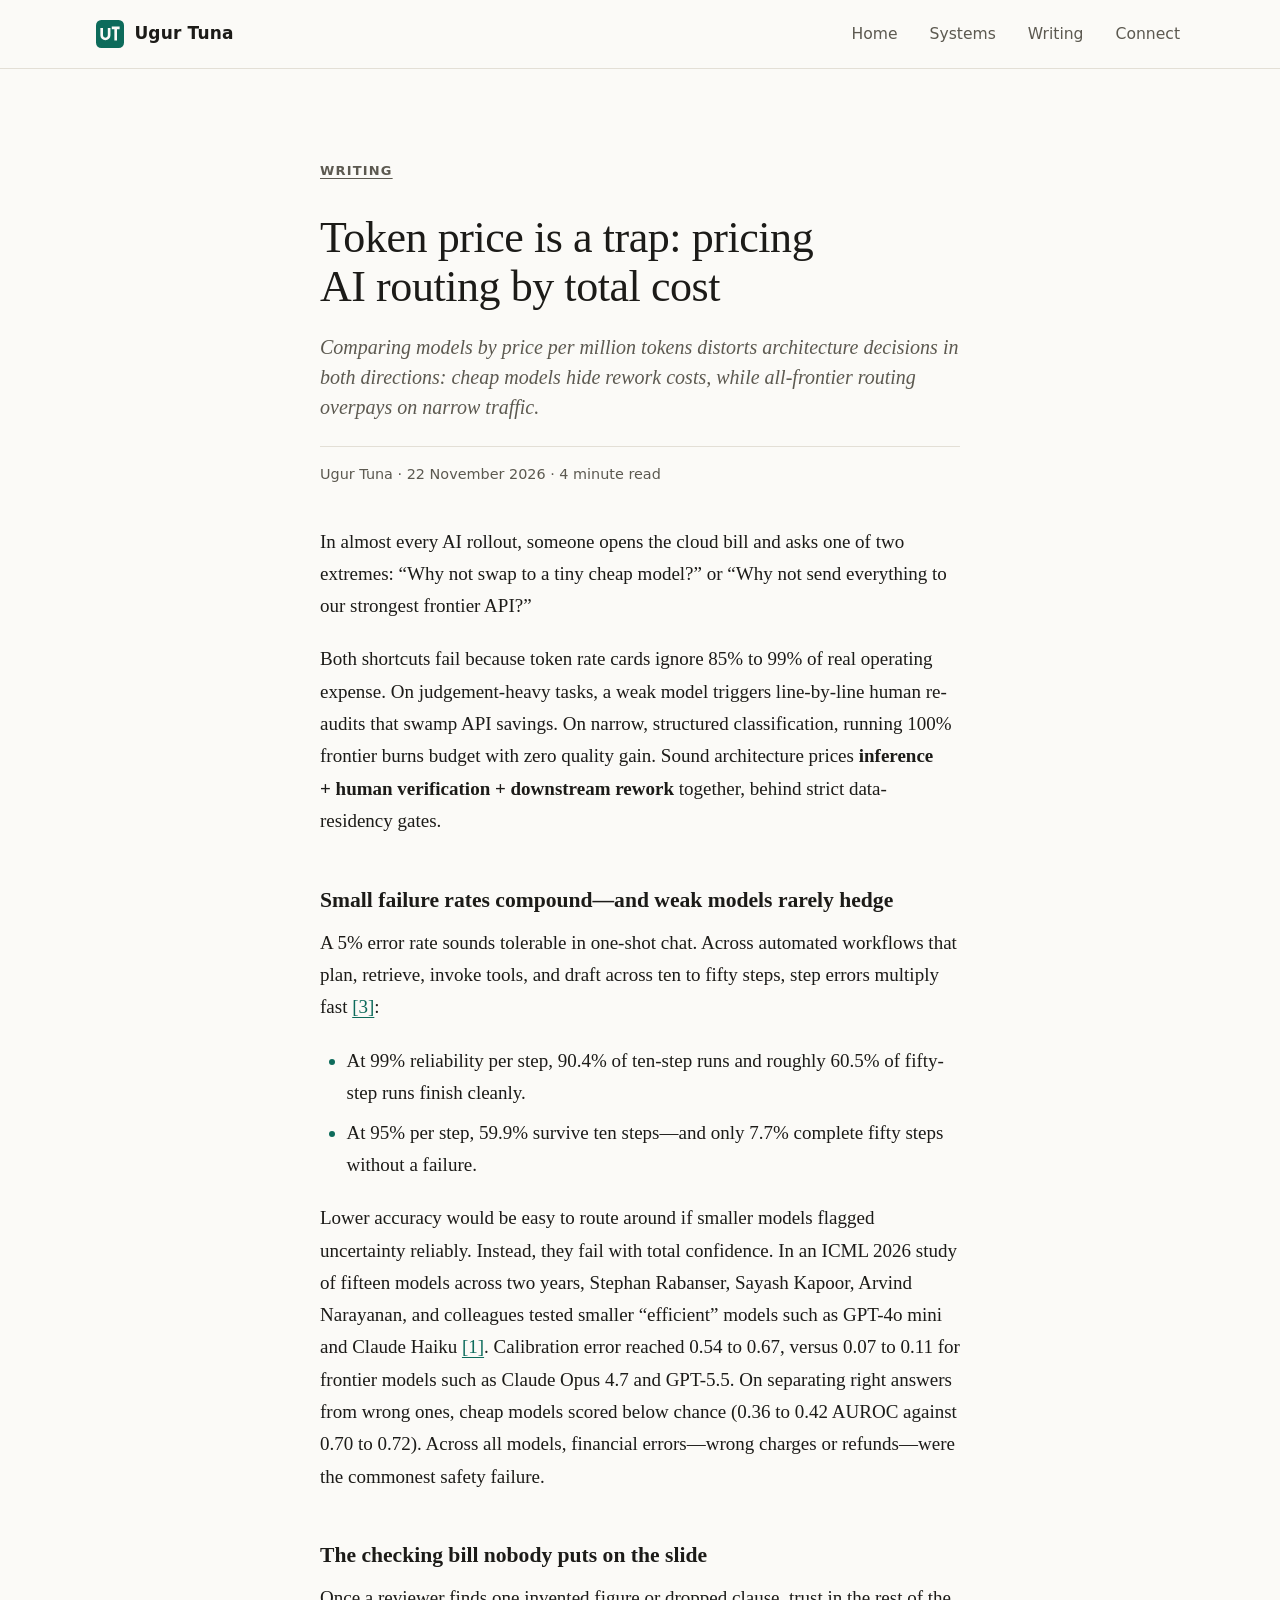
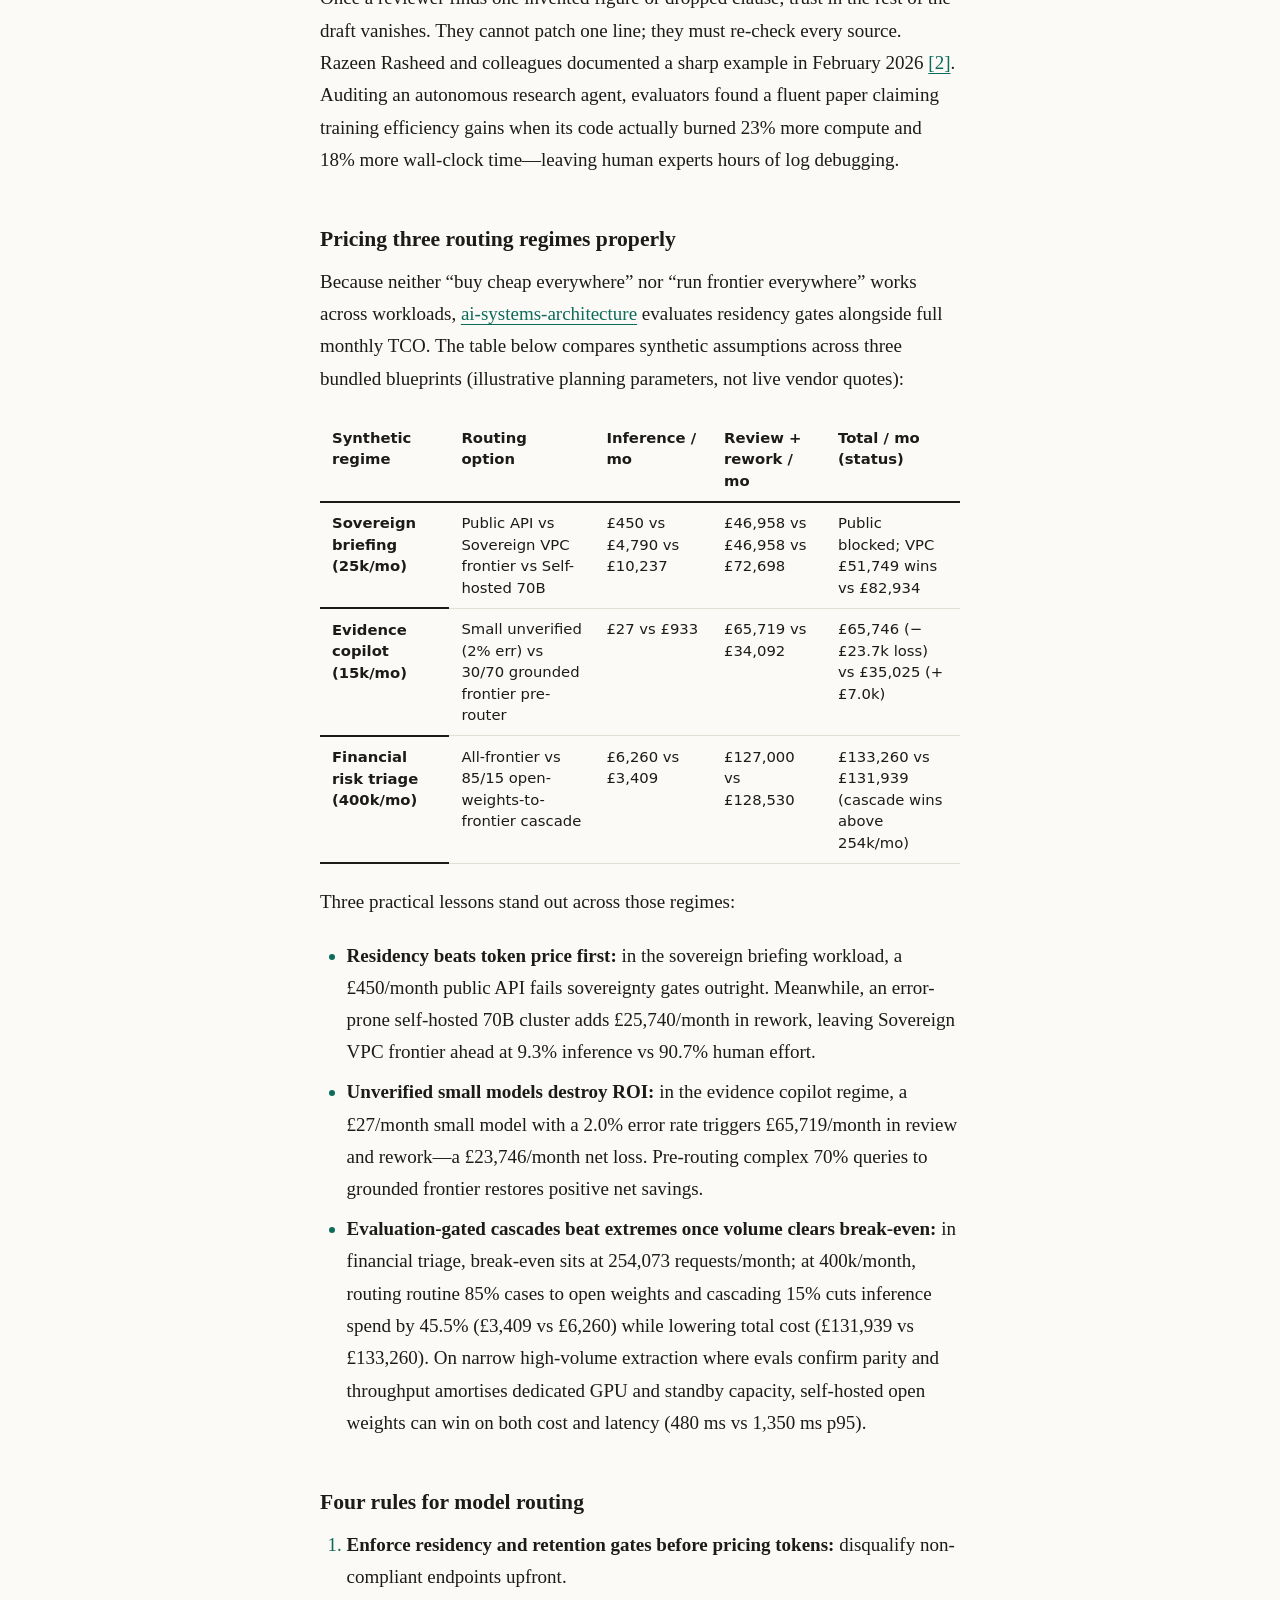
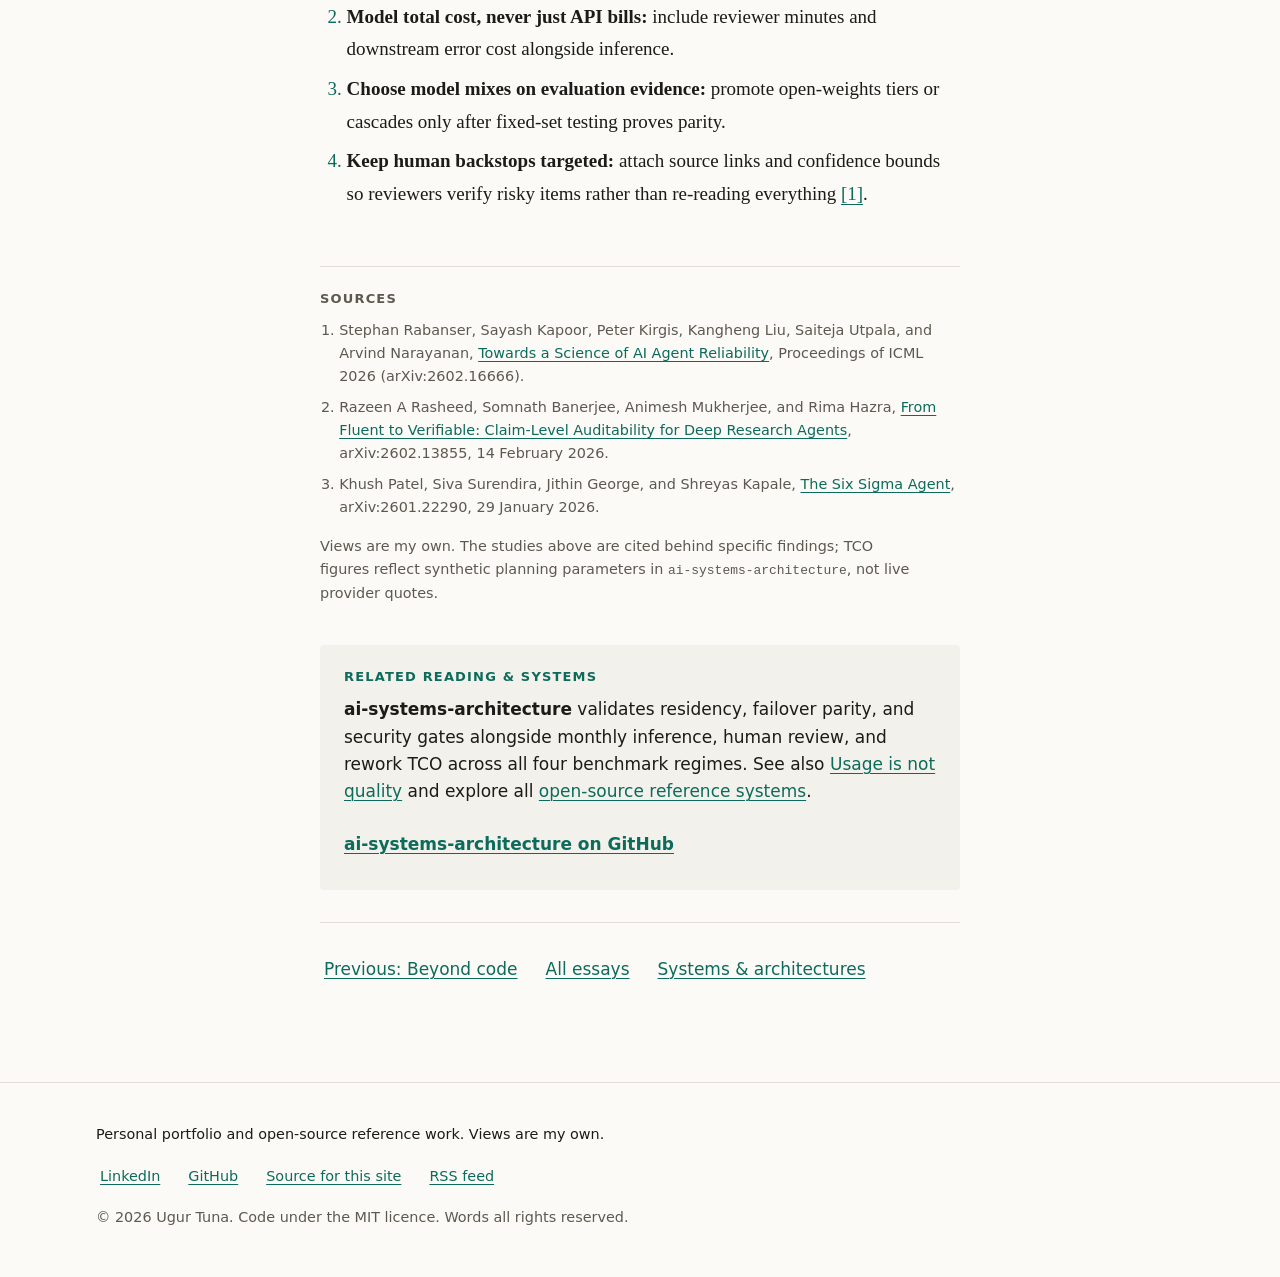
<file: writing/cheap-models-are-expensive.html>
<!DOCTYPE html>
<html lang="en-GB">
<head>
  <meta charset="utf-8">
  <meta name="viewport" content="width=device-width, initial-scale=1">
  <title>Token price is a trap: pricing AI routing by total cost – Ugur Tuna</title>
  <meta name="description" content="Token invoices hide human checking and rework costs, while blind all-frontier routing overpays. How to evaluate tiered AI routing by total operational cost and residency.">
  <meta name="author" content="Ugur Tuna">
  <meta name="color-scheme" content="light dark">
  <meta name="theme-color" content="#fbfaf7" media="(prefers-color-scheme: light)">
  <meta name="theme-color" content="#141513" media="(prefers-color-scheme: dark)">
  <link rel="canonical" href="https://dsugurtuna.github.io/writing/cheap-models-are-expensive.html">
  <link rel="alternate" type="application/rss+xml" title="Ugur Tuna Writing" href="https://dsugurtuna.github.io/writing/feed.xml">
  <link rel="icon" href="../favicon.svg" type="image/svg+xml">
  <link rel="stylesheet" href="../assets/site.css">
  <meta property="og:type" content="article">
  <meta property="og:site_name" content="Ugur Tuna">
  <meta property="og:locale" content="en_GB">
  <meta property="og:title" content="Token price is a trap: pricing AI routing by total cost">
  <meta property="og:description" content="Token invoices hide human checking and rework, while blind all-frontier routing overpays. Price tiered AI routing by total operational cost.">
  <meta property="og:url" content="https://dsugurtuna.github.io/writing/cheap-models-are-expensive.html">
  <meta property="og:image" content="https://dsugurtuna.github.io/assets/og.png">
  <meta property="og:image:width" content="1200">
  <meta property="og:image:height" content="630">
  <meta property="og:image:alt" content="Ugur Tuna. I build AI systems, and the controls that make them safe to use.">
  <meta name="twitter:card" content="summary_large_image">
  <meta name="twitter:title" content="Token price is a trap: pricing AI routing by total cost">
  <meta name="twitter:description" content="Price AI routing by inference, human checking, and downstream rework—not token rate cards alone.">
  <meta name="twitter:image" content="https://dsugurtuna.github.io/assets/og.png">
  <meta property="article:published_time" content="2026-11-22T00:00:00Z">
  <meta property="article:modified_time" content="2026-11-27T00:00:00Z">
  <meta property="article:author" content="Ugur Tuna">
  <script type="application/ld+json">
  {
    "@context": "https://schema.org",
    "@type": "BlogPosting",
    "headline": "Token price is a trap: pricing AI routing by total cost",
    "description": "Token invoices hide human checking and rework costs, while blind all-frontier routing overpays. How to evaluate tiered AI routing by total operational cost and residency.",
    "url": "https://dsugurtuna.github.io/writing/cheap-models-are-expensive.html",
    "mainEntityOfPage": {
      "@type": "WebPage",
      "@id": "https://dsugurtuna.github.io/writing/cheap-models-are-expensive.html"
    },
    "image": "https://dsugurtuna.github.io/assets/og.png",
    "datePublished": "2026-11-22",
    "dateModified": "2026-11-27",
    "inLanguage": "en-GB",
    "author": {
      "@type": "Person",
      "name": "Ugur Tuna",
      "url": "https://dsugurtuna.github.io/",
      "sameAs": [
        "https://github.com/dsugurtuna",
        "https://www.linkedin.com/in/ugurtuna"
      ]
    },
    "publisher": {
      "@type": "Person",
      "name": "Ugur Tuna",
      "url": "https://dsugurtuna.github.io/"
    },
    "isPartOf": {
      "@type": "Blog",
      "name": "Essays on AI – Ugur Tuna",
      "url": "https://dsugurtuna.github.io/writing/"
    }
  }
  </script>
</head>
<body>
  <a class="skip-link" href="#main">Skip to content</a>

  <header class="site-header">
    <div class="wrap">
      <a class="brand" href="../">
        <svg class="brand-mark" viewBox="0 0 64 64" aria-hidden="true" focusable="false"><rect width="64" height="64" rx="12"/><path d="M13 18v17a8.5 8.5 0 0 0 17 0V18M36 18h18M45 18v29" fill="none" stroke-width="6"/></svg>
        Ugur Tuna
      </a>
      <nav class="site-nav" aria-label="Main">
        <ul>
          <li><a href="../">Home</a></li>
          <li><a href="../projects.html">Systems</a></li>
          <li><a href="./">Writing</a></li>
          <li><a href="../#contact">Connect</a></li>
        </ul>
      </nav>
    </div>
  </header>

  <main id="main">
    <article class="wrap essay">
      <div class="essay-head">
        <p class="eyebrow"><a href="./">Writing</a></p>
        <h1>Token price is a trap: pricing AI routing by total cost</h1>
        <p class="dek">Comparing models by price per million tokens distorts architecture decisions in both directions: cheap models hide rework costs, while all-frontier routing overpays on narrow traffic.</p>
        <p class="byline">Ugur Tuna · <time datetime="2026-11-22">22 November 2026</time> · 4 minute read</p>
      </div>

      <div class="prose">
        <p>In almost every AI rollout, someone opens the cloud bill and asks one of two extremes: “Why not swap to a tiny cheap model?” or “Why not send everything to our strongest frontier API?”</p>
        <p>Both shortcuts fail because token rate cards ignore 85% to 99% of real operating expense. On judgement-heavy tasks, a weak model triggers line-by-line human re-audits that swamp API savings. On narrow, structured classification, running 100% frontier burns budget with zero quality gain. Sound architecture prices <strong>inference + human verification + downstream rework</strong> together, behind strict data-residency gates.</p>

        <h2>Small failure rates compound—and weak models rarely hedge</h2>
        <p>A 5% error rate sounds tolerable in one-shot chat. Across automated workflows that plan, retrieve, invoke tools, and draft across ten to fifty steps, step errors multiply fast <a href="#src-3">[3]</a>:</p>
        <ul>
          <li>At 99% reliability per step, 90.4% of ten-step runs and roughly 60.5% of fifty-step runs finish cleanly.</li>
          <li>At 95% per step, 59.9% survive ten steps—and only 7.7% complete fifty steps without a failure.</li>
        </ul>
        <p>Lower accuracy would be easy to route around if smaller models flagged uncertainty reliably. Instead, they fail with total confidence. In an ICML 2026 study of fifteen models across two years, Stephan Rabanser, Sayash Kapoor, Arvind Narayanan, and colleagues tested smaller “efficient” models such as GPT-4o mini and Claude Haiku <a href="#src-1">[1]</a>. Calibration error reached 0.54 to 0.67, versus 0.07 to 0.11 for frontier models such as Claude Opus 4.7 and GPT-5.5. On separating right answers from wrong ones, cheap models scored below chance (0.36 to 0.42 AUROC against 0.70 to 0.72). Across all models, financial errors—wrong charges or refunds—were the commonest safety failure.</p>

        <h2>The checking bill nobody puts on the slide</h2>
        <p>Once a reviewer finds one invented figure or dropped clause, trust in the rest of the draft vanishes. They cannot patch one line; they must re-check every source. Razeen Rasheed and colleagues documented a sharp example in February 2026 <a href="#src-2">[2]</a>. Auditing an autonomous research agent, evaluators found a fluent paper claiming training efficiency gains when its code actually burned 23% more compute and 18% more wall-clock time—leaving human experts hours of log debugging.</p>

        <h2>Pricing three routing regimes properly</h2>
        <p>Because neither “buy cheap everywhere” nor “run frontier everywhere” works across workloads, <a href="https://github.com/dsugurtuna/ai-systems-architecture">ai-systems-architecture</a> evaluates residency gates alongside full monthly TCO. The table below compares synthetic assumptions across three bundled blueprints (illustrative planning parameters, not live vendor quotes):</p>

        <table>
          <thead>
            <tr>
              <th scope="col">Synthetic regime</th>
              <th scope="col">Routing option</th>
              <th scope="col">Inference / mo</th>
              <th scope="col">Review + rework / mo</th>
              <th scope="col">Total / mo (status)</th>
            </tr>
          </thead>
          <tbody>
            <tr>
              <th scope="row">Sovereign briefing (25k/mo)</th>
              <td>Public API vs Sovereign VPC frontier vs Self-hosted 70B</td>
              <td>£450 vs £4,790 vs £10,237</td>
              <td>£46,958 vs £46,958 vs £72,698</td>
              <td>Public blocked; VPC £51,749 wins vs £82,934</td>
            </tr>
            <tr>
              <th scope="row">Evidence copilot (15k/mo)</th>
              <td>Small unverified (2% err) vs 30/70 grounded frontier pre-router</td>
              <td>£27 vs £933</td>
              <td>£65,719 vs £34,092</td>
              <td>£65,746 (−£23.7k loss) vs £35,025 (+£7.0k)</td>
            </tr>
            <tr>
              <th scope="row">Financial risk triage (400k/mo)</th>
              <td>All-frontier vs 85/15 open-weights-to-frontier cascade</td>
              <td>£6,260 vs £3,409</td>
              <td>£127,000 vs £128,530</td>
              <td>£133,260 vs £131,939 (cascade wins above 254k/mo)</td>
            </tr>
          </tbody>
        </table>

        <p>Three practical lessons stand out across those regimes:</p>
        <ul>
          <li><strong>Residency beats token price first:</strong> in the sovereign briefing workload, a £450/month public API fails sovereignty gates outright. Meanwhile, an error-prone self-hosted 70B cluster adds £25,740/month in rework, leaving Sovereign VPC frontier ahead at 9.3% inference vs 90.7% human effort.</li>
          <li><strong>Unverified small models destroy ROI:</strong> in the evidence copilot regime, a £27/month small model with a 2.0% error rate triggers £65,719/month in review and rework—a £23,746/month net loss. Pre-routing complex 70% queries to grounded frontier restores positive net savings.</li>
          <li><strong>Evaluation-gated cascades beat extremes once volume clears break-even:</strong> in financial triage, break-even sits at 254,073 requests/month; at 400k/month, routing routine 85% cases to open weights and cascading 15% cuts inference spend by 45.5% (£3,409 vs £6,260) while lowering total cost (£131,939 vs £133,260). On narrow high-volume extraction where evals confirm parity and throughput amortises dedicated GPU and standby capacity, self-hosted open weights can win on both cost and latency (480 ms vs 1,350 ms p95).</li>
        </ul>

        <h2>Four rules for model routing</h2>
        <ol>
          <li><strong>Enforce residency and retention gates before pricing tokens:</strong> disqualify non-compliant endpoints upfront.</li>
          <li><strong>Model total cost, never just API bills:</strong> include reviewer minutes and downstream error cost alongside inference.</li>
          <li><strong>Choose model mixes on evaluation evidence:</strong> promote open-weights tiers or cascades only after fixed-set testing proves parity.</li>
          <li><strong>Keep human backstops targeted:</strong> attach source links and confidence bounds so reviewers verify risky items rather than re-reading everything <a href="#src-1">[1]</a>.</li>
        </ol>
      </div>

      <div class="essay-foot">
        <section class="sources" aria-labelledby="sources-title">
          <h2 id="sources-title">Sources</h2>
          <ol>
            <li id="src-1">Stephan Rabanser, Sayash Kapoor, Peter Kirgis, Kangheng Liu, Saiteja Utpala, and Arvind Narayanan, <a href="https://arxiv.org/abs/2602.16666">Towards a Science of AI Agent Reliability</a>, Proceedings of ICML 2026 (arXiv:2602.16666).</li>
            <li id="src-2">Razeen A Rasheed, Somnath Banerjee, Animesh Mukherjee, and Rima Hazra, <a href="https://arxiv.org/abs/2602.13855">From Fluent to Verifiable: Claim-Level Auditability for Deep Research Agents</a>, arXiv:2602.13855, 14 February 2026.</li>
            <li id="src-3">Khush Patel, Siva Surendira, Jithin George, and Shreyas Kapale, <a href="https://arxiv.org/abs/2601.22290">The Six Sigma Agent</a>, arXiv:2601.22290, 29 January 2026.</li>
          </ol>
          <p>Views are my own. The studies above are cited behind specific findings; TCO figures reflect synthetic planning parameters in <code>ai-systems-architecture</code>, not live provider quotes.</p>
        </section>

        <section class="related" aria-labelledby="related-title">
          <h2 id="related-title">Related reading &amp; systems</h2>
          <p><strong>ai-systems-architecture</strong> validates residency, failover parity, and security gates alongside monthly inference, human review, and rework TCO across all four benchmark regimes. See also <a href="usage-is-not-quality.html">Usage is not quality</a> and explore all <a href="../projects.html#core-systems">open-source reference systems</a>.</p>
          <p class="repo-link"><a href="https://github.com/dsugurtuna/ai-systems-architecture">ai-systems-architecture on GitHub</a></p>
        </section>

        <nav class="essay-nav" aria-label="Essay navigation">
          <ul class="footer-links">
            <li><a href="ai-is-not-a-coding-tool.html">Previous: Beyond code</a></li>
            <li><a href="./">All essays</a></li>
            <li><a href="../projects.html">Systems &amp; architectures</a></li>
          </ul>
        </nav>
      </div>
    </article>
  </main>

  <footer class="site-footer">
    <div class="wrap">
      <p class="disclaimer">Personal portfolio and open-source reference work. Views are my own.</p>
      <ul class="footer-links">
        <li><a href="https://www.linkedin.com/in/ugurtuna">LinkedIn</a></li>
        <li><a href="https://github.com/dsugurtuna">GitHub</a></li>
        <li><a href="https://github.com/dsugurtuna/dsugurtuna.github.io">Source for this site</a></li>
        <li><a href="/writing/feed.xml">RSS feed</a></li>
      </ul>
      <p>© 2026 Ugur Tuna. Code under the MIT licence. Words all rights reserved.</p>
    </div>
  </footer>
</body>
</html>
</file>
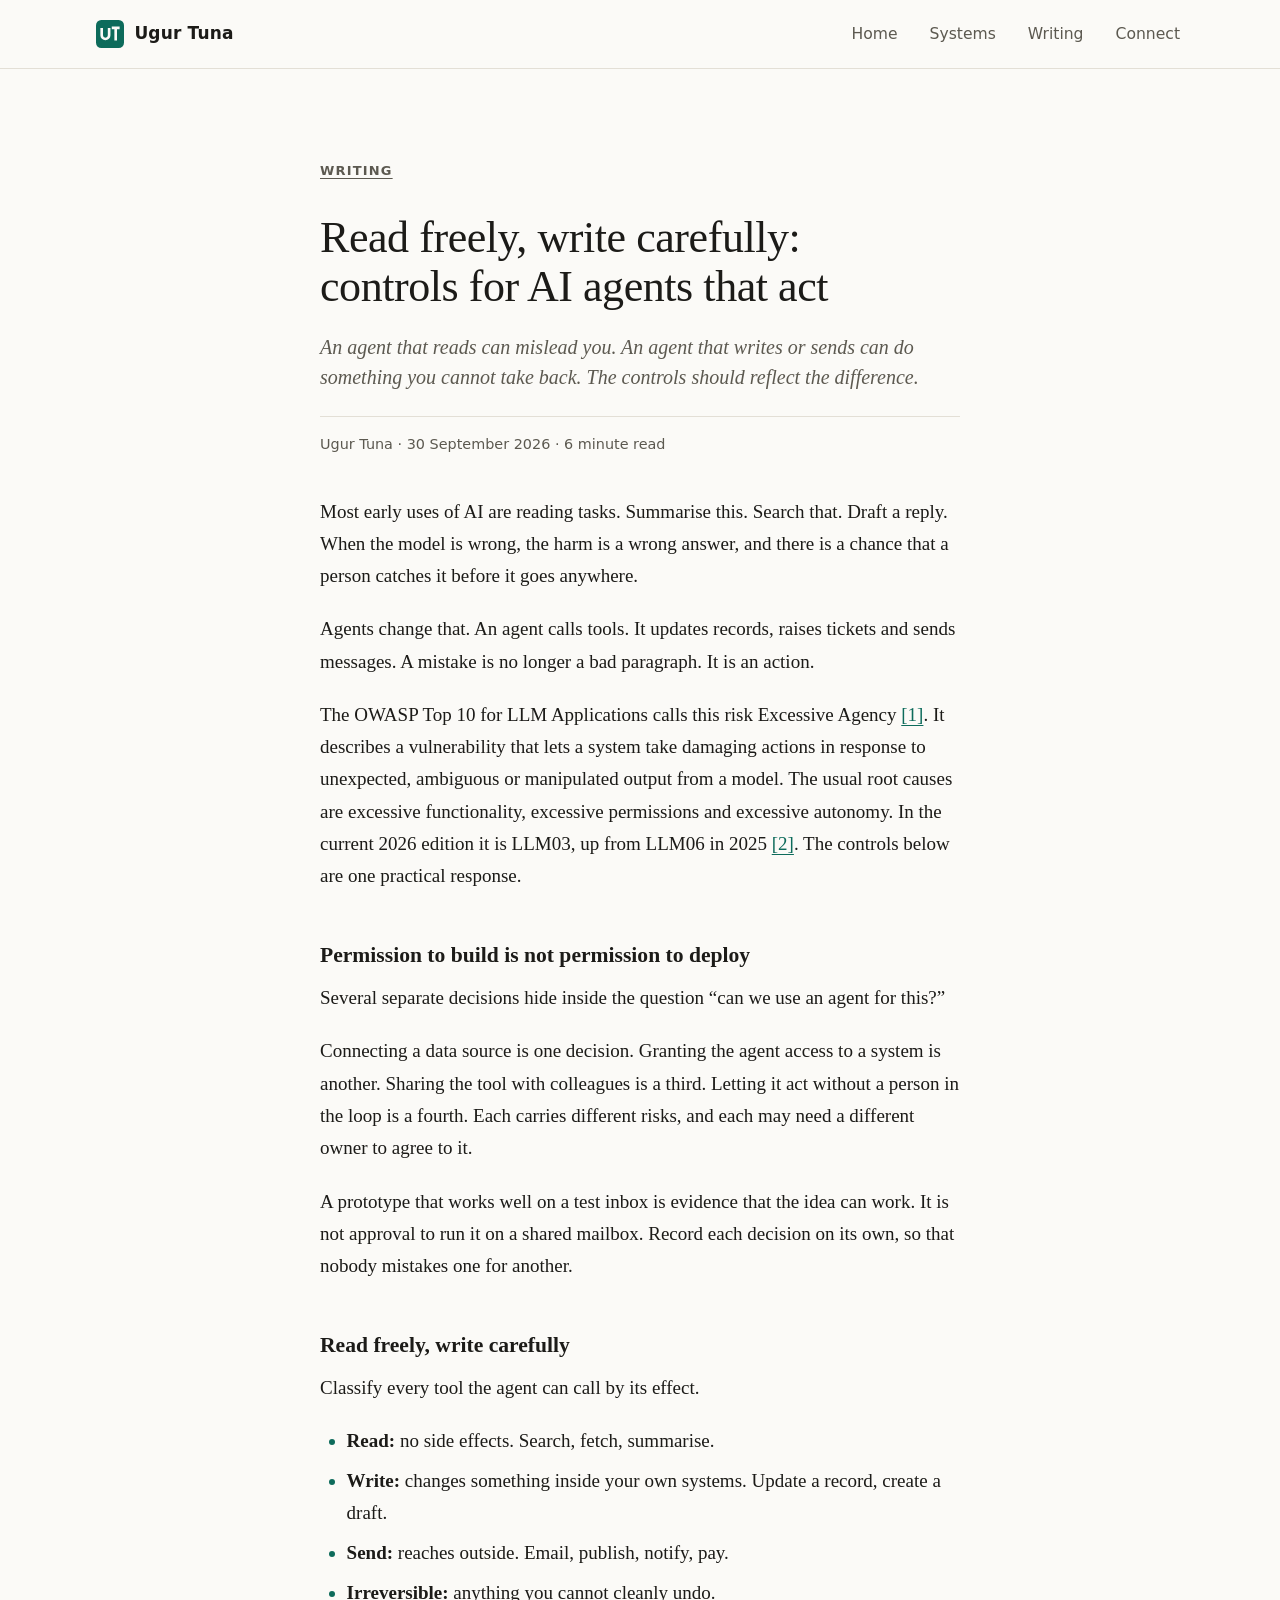
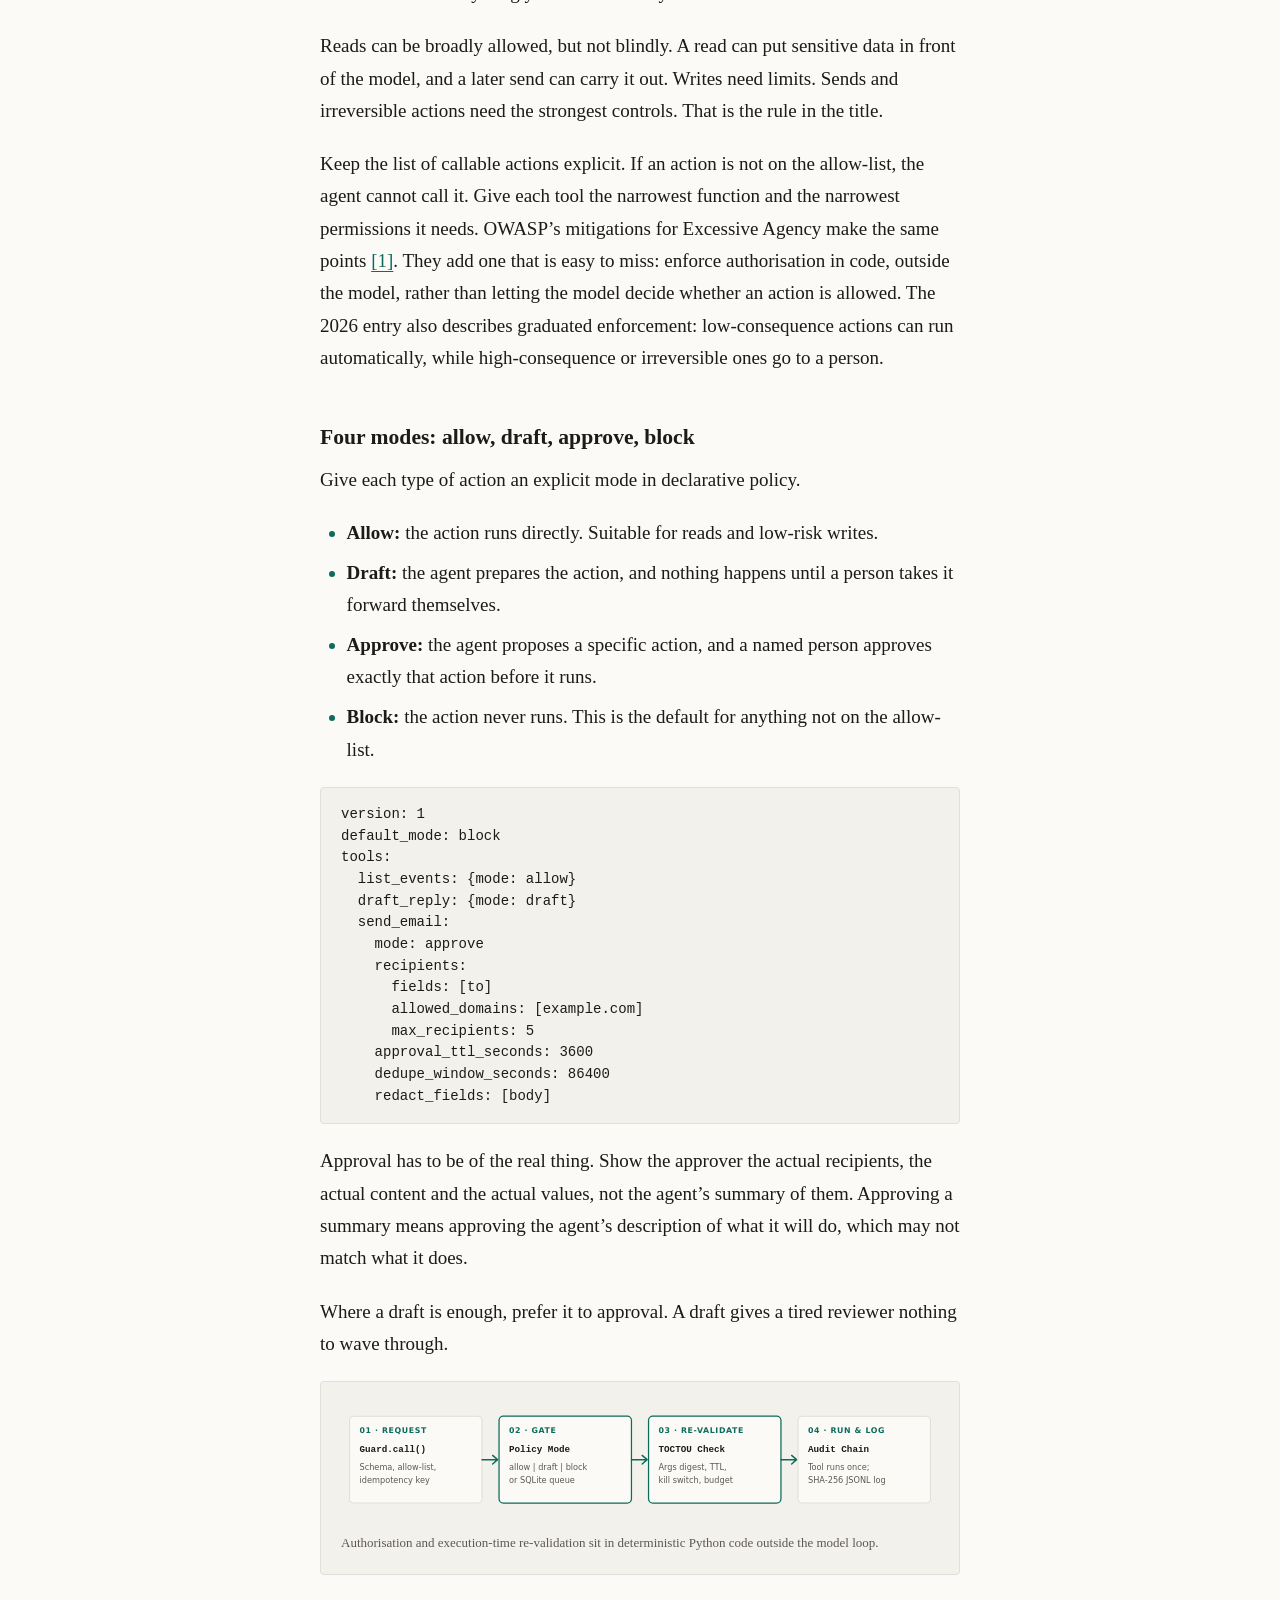
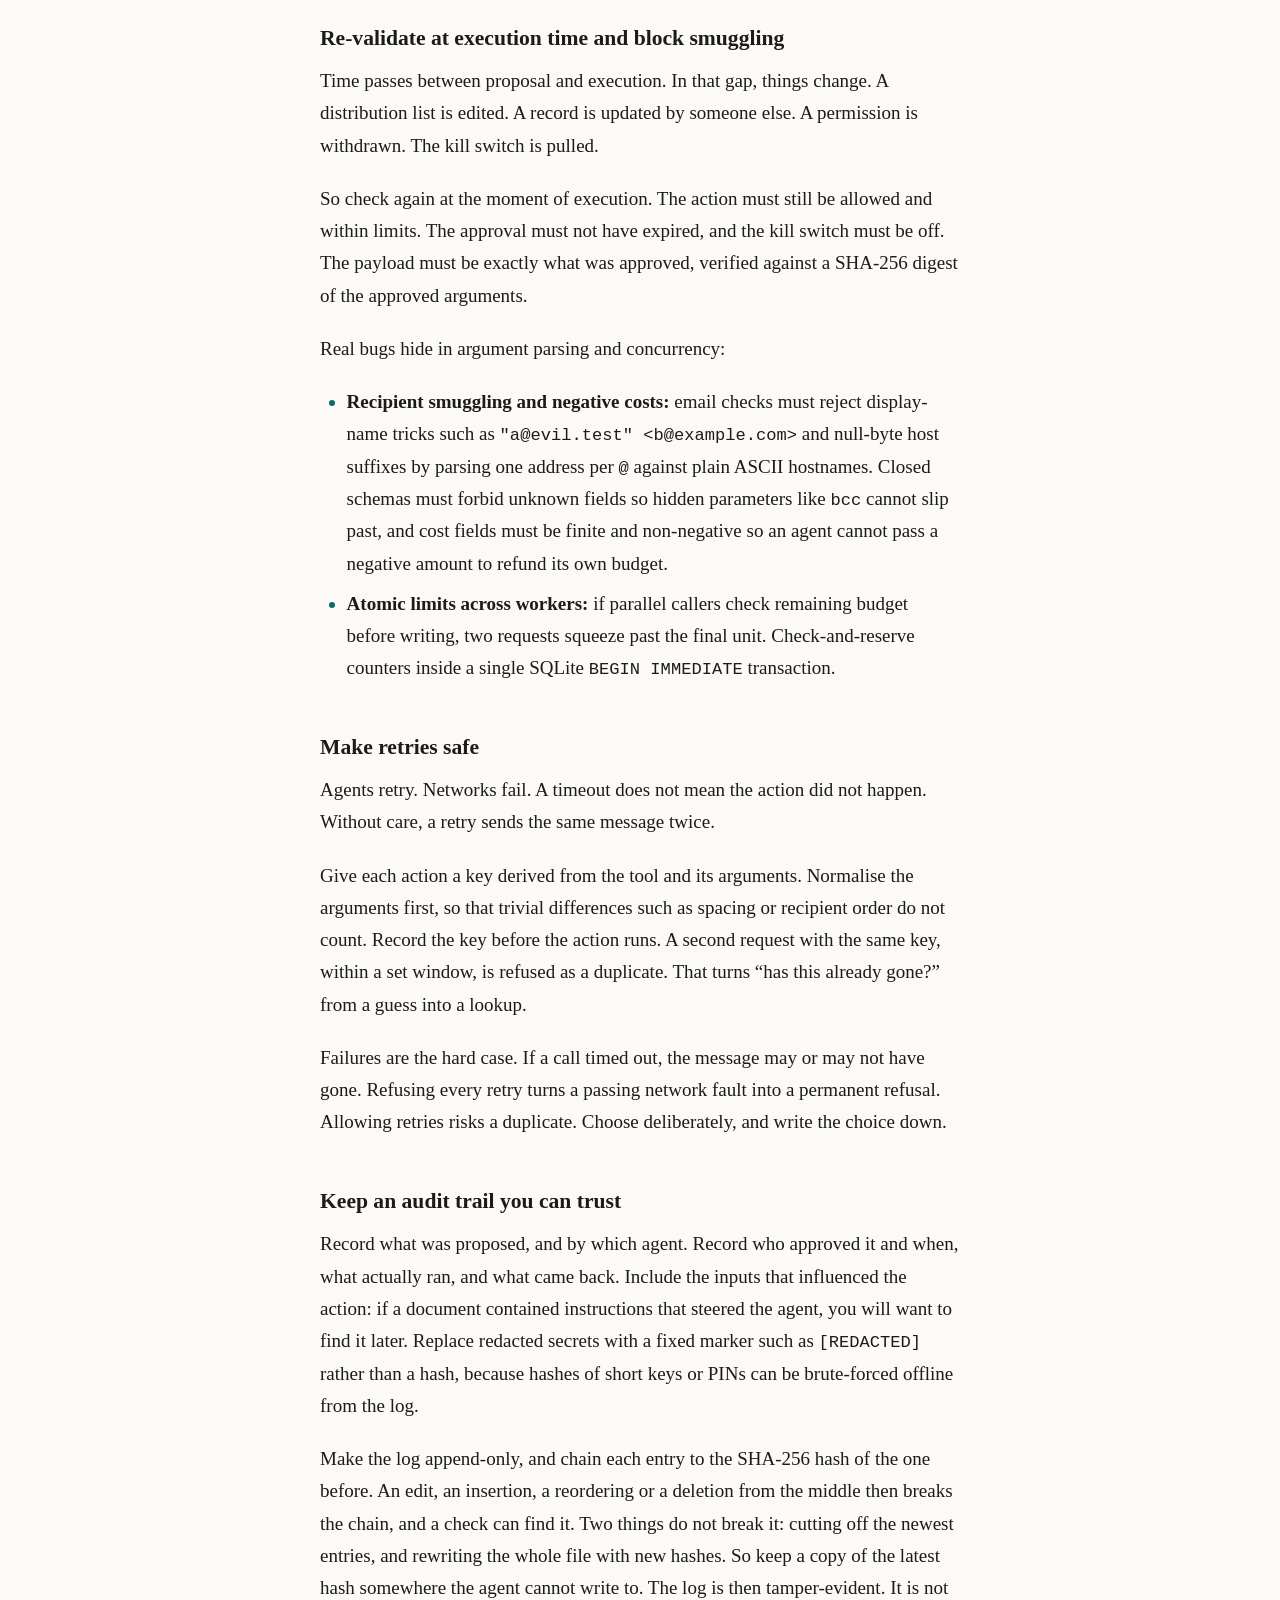
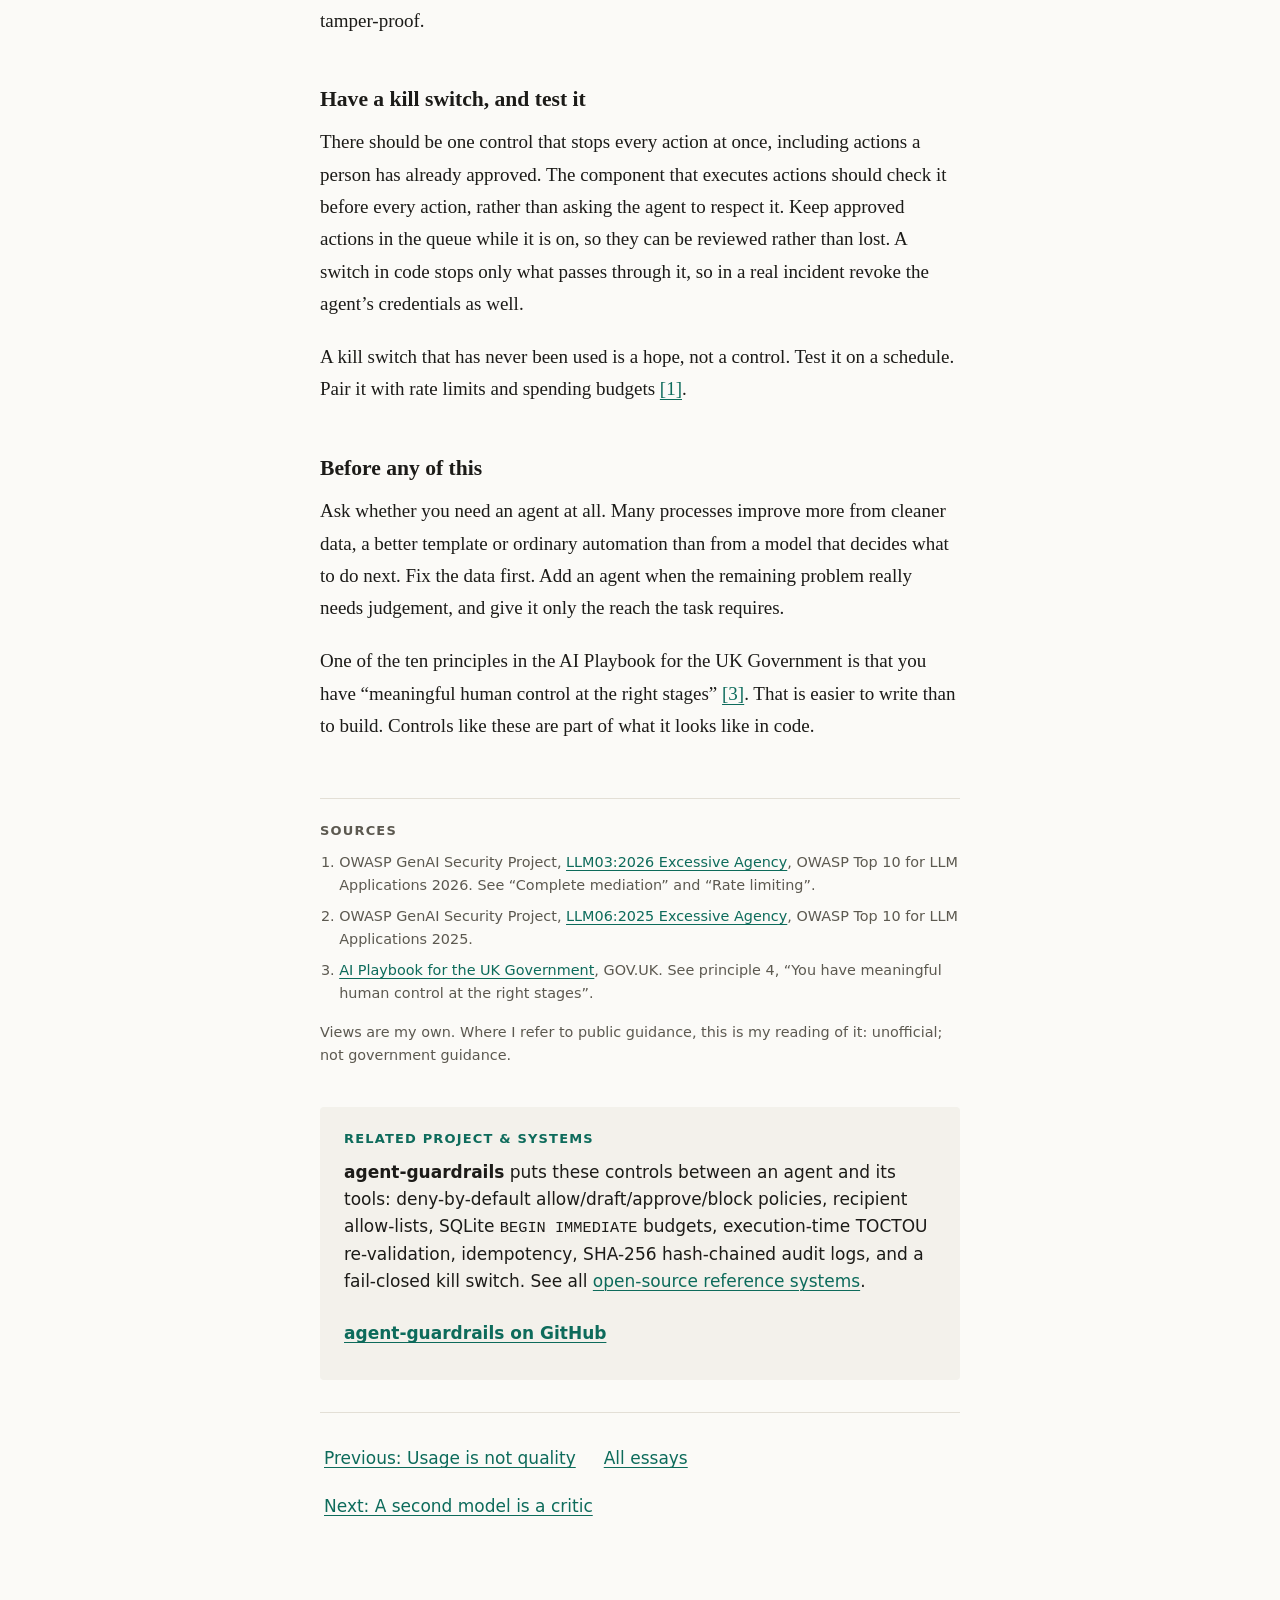
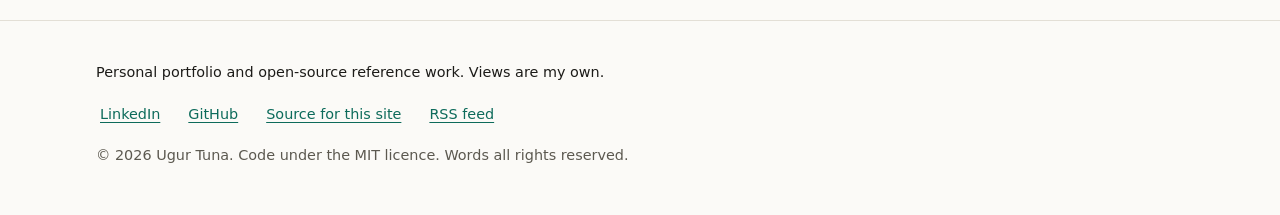
<file: writing/read-freely-write-carefully.html>
<!DOCTYPE html>
<html lang="en-GB">
<head>
  <meta charset="utf-8">
  <meta name="viewport" content="width=device-width, initial-scale=1">
  <title>Read freely, write carefully: controls for AI agents – Ugur Tuna</title>
  <meta name="description" content="An agent that reads can mislead you. An agent that writes or sends can do something you cannot take back. Practical controls for AI agents that act.">
  <meta name="author" content="Ugur Tuna">
  <meta name="color-scheme" content="light dark">
  <meta name="theme-color" content="#fbfaf7" media="(prefers-color-scheme: light)">
  <meta name="theme-color" content="#141513" media="(prefers-color-scheme: dark)">
  <link rel="canonical" href="https://dsugurtuna.github.io/writing/read-freely-write-carefully.html">
  <link rel="alternate" type="application/rss+xml" title="Ugur Tuna Writing" href="https://dsugurtuna.github.io/writing/feed.xml">
  <link rel="icon" href="../favicon.svg" type="image/svg+xml">
  <link rel="stylesheet" href="../assets/site.css">
  <meta property="og:type" content="article">
  <meta property="og:site_name" content="Ugur Tuna">
  <meta property="og:locale" content="en_GB">
  <meta property="og:title" content="Read freely, write carefully: controls for AI agents that act">
  <meta property="og:description" content="An agent that reads can mislead you. An agent that writes or sends can do something you cannot take back.">
  <meta property="og:url" content="https://dsugurtuna.github.io/writing/read-freely-write-carefully.html">
  <meta property="og:image" content="https://dsugurtuna.github.io/assets/og.png">
  <meta property="og:image:width" content="1200">
  <meta property="og:image:height" content="630">
  <meta property="og:image:alt" content="Ugur Tuna. I build AI systems, and the controls that make them safe to use.">
  <meta property="article:published_time" content="2026-09-30T00:00:00Z">
  <meta property="article:modified_time" content="2026-11-27T00:00:00Z">
  <meta property="article:author" content="Ugur Tuna">
  <meta name="twitter:card" content="summary_large_image">
  <meta name="twitter:title" content="Read freely, write carefully: controls for AI agents that act">
  <meta name="twitter:description" content="An agent that reads can mislead you. An agent that writes or sends can do something you cannot take back.">
  <meta name="twitter:image" content="https://dsugurtuna.github.io/assets/og.png">
  <script type="application/ld+json">
  {
    "@context": "https://schema.org",
    "@type": "BlogPosting",
    "headline": "Read freely, write carefully: controls for AI agents that act",
    "description": "An agent that reads can mislead you. An agent that writes or sends can do something you cannot take back. Practical controls for AI agents that act.",
    "url": "https://dsugurtuna.github.io/writing/read-freely-write-carefully.html",
    "mainEntityOfPage": {
      "@type": "WebPage",
      "@id": "https://dsugurtuna.github.io/writing/read-freely-write-carefully.html"
    },
    "image": "https://dsugurtuna.github.io/assets/og.png",
    "datePublished": "2026-09-30",
    "dateModified": "2026-11-27",
    "inLanguage": "en-GB",
    "author": {
      "@type": "Person",
      "name": "Ugur Tuna",
      "url": "https://dsugurtuna.github.io/",
      "sameAs": [
        "https://github.com/dsugurtuna",
        "https://www.linkedin.com/in/ugurtuna"
      ]
    },
    "publisher": {
      "@type": "Person",
      "name": "Ugur Tuna",
      "url": "https://dsugurtuna.github.io/"
    },
    "isPartOf": {
      "@type": "Blog",
      "name": "Essays on AI – Ugur Tuna",
      "url": "https://dsugurtuna.github.io/writing/"
    }
  }
  </script>
</head>
<body>
  <a class="skip-link" href="#main">Skip to content</a>

  <header class="site-header">
    <div class="wrap">
      <a class="brand" href="../">
        <svg class="brand-mark" viewBox="0 0 64 64" aria-hidden="true" focusable="false"><rect width="64" height="64" rx="12"/><path d="M13 18v17a8.5 8.5 0 0 0 17 0V18M36 18h18M45 18v29" fill="none" stroke-width="6"/></svg>
        Ugur Tuna
      </a>
      <nav class="site-nav" aria-label="Main">
        <ul>
          <li><a href="../">Home</a></li>
          <li><a href="../projects.html">Systems</a></li>
          <li><a href="./">Writing</a></li>
          <li><a href="../#contact">Connect</a></li>
        </ul>
      </nav>
    </div>
  </header>

  <main id="main">
    <article class="wrap essay">
      <div class="essay-head">
        <p class="eyebrow"><a href="./">Writing</a></p>
        <h1>Read freely, write carefully: controls for AI agents that act</h1>
        <p class="dek">An agent that reads can mislead you. An agent that writes or sends can do something you cannot take back. The controls should reflect the difference.</p>
        <p class="byline">Ugur Tuna · <time datetime="2026-09-30">30 September 2026</time> · 6 minute read</p>
      </div>

      <div class="prose">
        <p>Most early uses of AI are reading tasks. Summarise this. Search that. Draft a reply. When the model is wrong, the harm is a wrong answer, and there is a chance that a person catches it before it goes anywhere.</p>
        <p>Agents change that. An agent calls tools. It updates records, raises tickets and sends messages. A mistake is no longer a bad paragraph. It is an action.</p>
        <p>The OWASP Top 10 for LLM Applications calls this risk Excessive Agency <a href="#src-1">[1]</a>. It describes a vulnerability that lets a system take damaging actions in response to unexpected, ambiguous or manipulated output from a model. The usual root causes are excessive functionality, excessive permissions and excessive autonomy. In the current 2026 edition it is LLM03, up from LLM06 in 2025 <a href="#src-2">[2]</a>. The controls below are one practical response.</p>

        <h2>Permission to build is not permission to deploy</h2>
        <p>Several separate decisions hide inside the question “can we use an agent for this?”</p>
        <p>Connecting a data source is one decision. Granting the agent access to a system is another. Sharing the tool with colleagues is a third. Letting it act without a person in the loop is a fourth. Each carries different risks, and each may need a different owner to agree to it.</p>
        <p>A prototype that works well on a test inbox is evidence that the idea can work. It is not approval to run it on a shared mailbox. Record each decision on its own, so that nobody mistakes one for another.</p>

        <h2>Read freely, write carefully</h2>
        <p>Classify every tool the agent can call by its effect.</p>
        <ul>
          <li><strong>Read:</strong> no side effects. Search, fetch, summarise.</li>
          <li><strong>Write:</strong> changes something inside your own systems. Update a record, create a draft.</li>
          <li><strong>Send:</strong> reaches outside. Email, publish, notify, pay.</li>
          <li><strong>Irreversible:</strong> anything you cannot cleanly undo.</li>
        </ul>
        <p>Reads can be broadly allowed, but not blindly. A read can put sensitive data in front of the model, and a later send can carry it out. Writes need limits. Sends and irreversible actions need the strongest controls. That is the rule in the title.</p>
        <p>Keep the list of callable actions explicit. If an action is not on the allow-list, the agent cannot call it. Give each tool the narrowest function and the narrowest permissions it needs. OWASP’s mitigations for Excessive Agency make the same points <a href="#src-1">[1]</a>. They add one that is easy to miss: enforce authorisation in code, outside the model, rather than letting the model decide whether an action is allowed. The 2026 entry also describes graduated enforcement: low-consequence actions can run automatically, while high-consequence or irreversible ones go to a person.</p>

        <h2>Four modes: allow, draft, approve, block</h2>
        <p>Give each type of action an explicit mode in declarative policy.</p>
        <ul>
          <li><strong>Allow:</strong> the action runs directly. Suitable for reads and low-risk writes.</li>
          <li><strong>Draft:</strong> the agent prepares the action, and nothing happens until a person takes it forward themselves.</li>
          <li><strong>Approve:</strong> the agent proposes a specific action, and a named person approves exactly that action before it runs.</li>
          <li><strong>Block:</strong> the action never runs. This is the default for anything not on the allow-list.</li>
        </ul>

        <pre><code>version: 1
default_mode: block
tools:
  list_events: {mode: allow}
  draft_reply: {mode: draft}
  send_email:
    mode: approve
    recipients:
      fields: [to]
      allowed_domains: [example.com]
      max_recipients: 5
    approval_ttl_seconds: 3600
    dedupe_window_seconds: 86400
    redact_fields: [body]</code></pre>

        <p>Approval has to be of the real thing. Show the approver the actual recipients, the actual content and the actual values, not the agent’s summary of them. Approving a summary means approving the agent’s description of what it will do, which may not match what it does.</p>
        <p>Where a draft is enough, prefer it to approval. A draft gives a tired reviewer nothing to wave through.</p>

        <figure class="arch-diagram">
          <svg viewBox="0 0 840 164" role="img" aria-labelledby="guard-flow-title guard-flow-desc">
            <title id="guard-flow-title">Complete mediation pipeline for guarded tool execution</title>
            <desc id="guard-flow-desc">Four-stage guard pipeline: 01 Model tool_use enters Guard.call for schema and recipient checks, 02 Policy mode branches into Allow, Draft, Approve Queue in SQLite, or Block, 03 Execution-time re-validation checks approval expiry, argument digest, and kill switch, and 04 Executed tool call writes to a SHA-256 hash-chained JSONL audit log.</desc>
            <rect class="svg-box" x="12" y="20" width="186" height="122" rx="6"/>
            <text class="svg-stage" x="26" y="44">01 · Request</text>
            <text class="svg-title" x="26" y="70">Guard.call()</text>
            <text class="svg-sub" x="26" y="96">Schema, allow-list,</text>
            <text class="svg-sub" x="26" y="114">idempotency key</text>

            <path class="svg-arrow" d="M 198 81 L 220 81 M 213 75 L 220 81 L 213 87"/>

            <rect class="svg-box-accent" x="222" y="20" width="186" height="122" rx="6"/>
            <text class="svg-stage" x="236" y="44">02 · Gate</text>
            <text class="svg-title" x="236" y="70">Policy Mode</text>
            <text class="svg-sub" x="236" y="96">allow | draft | block</text>
            <text class="svg-sub" x="236" y="114">or SQLite queue</text>

            <path class="svg-arrow" d="M 408 81 L 430 81 M 423 75 L 430 81 L 423 87"/>

            <rect class="svg-box-accent" x="432" y="20" width="186" height="122" rx="6"/>
            <text class="svg-stage" x="446" y="44">03 · Re-validate</text>
            <text class="svg-title" x="446" y="70">TOCTOU Check</text>
            <text class="svg-sub" x="446" y="96">Args digest, TTL,</text>
            <text class="svg-sub" x="446" y="114">kill switch, budget</text>

            <path class="svg-arrow" d="M 618 81 L 640 81 M 633 75 L 640 81 L 633 87"/>

            <rect class="svg-box" x="642" y="20" width="186" height="122" rx="6"/>
            <text class="svg-stage" x="656" y="44">04 · Run &amp; Log</text>
            <text class="svg-title" x="656" y="70">Audit Chain</text>
            <text class="svg-sub" x="656" y="96">Tool runs once;</text>
            <text class="svg-sub" x="656" y="114">SHA-256 JSONL log</text>
          </svg>
          <figcaption>Authorisation and execution-time re-validation sit in deterministic Python code outside the model loop.</figcaption>
        </figure>

        <h2>Re-validate at execution time and block smuggling</h2>
        <p>Time passes between proposal and execution. In that gap, things change. A distribution list is edited. A record is updated by someone else. A permission is withdrawn. The kill switch is pulled.</p>
        <p>So check again at the moment of execution. The action must still be allowed and within limits. The approval must not have expired, and the kill switch must be off. The payload must be exactly what was approved, verified against a SHA-256 digest of the approved arguments.</p>
        <p>Real bugs hide in argument parsing and concurrency:</p>
        <ul>
          <li><strong>Recipient smuggling and negative costs:</strong> email checks must reject display-name tricks such as <code>"a@evil.test" &lt;b@example.com&gt;</code> and null-byte host suffixes by parsing one address per <code>@</code> against plain ASCII hostnames. Closed schemas must forbid unknown fields so hidden parameters like <code>bcc</code> cannot slip past, and cost fields must be finite and non-negative so an agent cannot pass a negative amount to refund its own budget.</li>
          <li><strong>Atomic limits across workers:</strong> if parallel callers check remaining budget before writing, two requests squeeze past the final unit. Check-and-reserve counters inside a single SQLite <code>BEGIN IMMEDIATE</code> transaction.</li>
        </ul>

        <h2>Make retries safe</h2>
        <p>Agents retry. Networks fail. A timeout does not mean the action did not happen. Without care, a retry sends the same message twice.</p>
        <p>Give each action a key derived from the tool and its arguments. Normalise the arguments first, so that trivial differences such as spacing or recipient order do not count. Record the key before the action runs. A second request with the same key, within a set window, is refused as a duplicate. That turns “has this already gone?” from a guess into a lookup.</p>
        <p>Failures are the hard case. If a call timed out, the message may or may not have gone. Refusing every retry turns a passing network fault into a permanent refusal. Allowing retries risks a duplicate. Choose deliberately, and write the choice down.</p>

        <h2>Keep an audit trail you can trust</h2>
        <p>Record what was proposed, and by which agent. Record who approved it and when, what actually ran, and what came back. Include the inputs that influenced the action: if a document contained instructions that steered the agent, you will want to find it later. Replace redacted secrets with a fixed marker such as <code>[REDACTED]</code> rather than a hash, because hashes of short keys or PINs can be brute-forced offline from the log.</p>
        <p>Make the log append-only, and chain each entry to the SHA-256 hash of the one before. An edit, an insertion, a reordering or a deletion from the middle then breaks the chain, and a check can find it. Two things do not break it: cutting off the newest entries, and rewriting the whole file with new hashes. So keep a copy of the latest hash somewhere the agent cannot write to. The log is then tamper-evident. It is not tamper-proof.</p>

        <h2>Have a kill switch, and test it</h2>
        <p>There should be one control that stops every action at once, including actions a person has already approved. The component that executes actions should check it before every action, rather than asking the agent to respect it. Keep approved actions in the queue while it is on, so they can be reviewed rather than lost. A switch in code stops only what passes through it, so in a real incident revoke the agent’s credentials as well.</p>
        <p>A kill switch that has never been used is a hope, not a control. Test it on a schedule. Pair it with rate limits and spending budgets <a href="#src-1">[1]</a>.</p>

        <h2>Before any of this</h2>
        <p>Ask whether you need an agent at all. Many processes improve more from cleaner data, a better template or ordinary automation than from a model that decides what to do next. Fix the data first. Add an agent when the remaining problem really needs judgement, and give it only the reach the task requires.</p>
        <p>One of the ten principles in the AI Playbook for the UK Government is that you have “meaningful human control at the right stages” <a href="#src-3">[3]</a>. That is easier to write than to build. Controls like these are part of what it looks like in code.</p>
      </div>

      <div class="essay-foot">
        <section class="sources" aria-labelledby="sources-title">
          <h2 id="sources-title">Sources</h2>
          <ol>
            <li id="src-1">OWASP GenAI Security Project, <a href="https://github.com/GenAI-Security-Project/GenAI-LLM-Top10/blob/main/2026/final/LLM03_ExcessiveAgency.md">LLM03:2026 Excessive Agency</a>, OWASP Top 10 for LLM Applications 2026. See “Complete mediation” and “Rate limiting”.</li>
            <li id="src-2">OWASP GenAI Security Project, <a href="https://github.com/GenAI-Security-Project/GenAI-LLM-Top10/blob/main/2025/LLM06_ExcessiveAgency.md">LLM06:2025 Excessive Agency</a>, OWASP Top 10 for LLM Applications 2025.</li>
            <li id="src-3"><a href="https://www.gov.uk/government/publications/ai-playbook-for-the-uk-government">AI Playbook for the UK Government</a>, GOV.UK. See principle 4, “You have meaningful human control at the right stages”.</li>
          </ol>
          <p>Views are my own. Where I refer to public guidance, this is my reading of it: unofficial; not government guidance.</p>
        </section>

        <section class="related" aria-labelledby="related-title">
          <h2 id="related-title">Related project &amp; systems</h2>
          <p><strong>agent-guardrails</strong> puts these controls between an agent and its tools: deny-by-default allow/draft/approve/block policies, recipient allow-lists, SQLite <code>BEGIN IMMEDIATE</code> budgets, execution-time TOCTOU re-validation, idempotency, SHA-256 hash-chained audit logs, and a fail-closed kill switch. See all <a href="../projects.html#core-systems">open-source reference systems</a>.</p>
          <p class="repo-link"><a href="https://github.com/dsugurtuna/agent-guardrails">agent-guardrails on GitHub</a></p>
        </section>

        <nav class="essay-nav" aria-label="Essay navigation">
          <ul class="footer-links">
            <li><a href="usage-is-not-quality.html">Previous: Usage is not quality</a></li>
            <li><a href="./">All essays</a></li>
            <li><a href="a-second-model-is-a-critic.html">Next: A second model is a critic</a></li>
          </ul>
        </nav>
      </div>
    </article>
  </main>

  <footer class="site-footer">
    <div class="wrap">
      <p class="disclaimer">Personal portfolio and open-source reference work. Views are my own.</p>
      <ul class="footer-links">
        <li><a href="https://www.linkedin.com/in/ugurtuna">LinkedIn</a></li>
        <li><a href="https://github.com/dsugurtuna">GitHub</a></li>
        <li><a href="https://github.com/dsugurtuna/dsugurtuna.github.io">Source for this site</a></li>
        <li><a href="/writing/feed.xml">RSS feed</a></li>
      </ul>
      <p>© 2026 Ugur Tuna. Code under the MIT licence. Words all rights reserved.</p>
    </div>
  </footer>
</body>
</html>
</file>
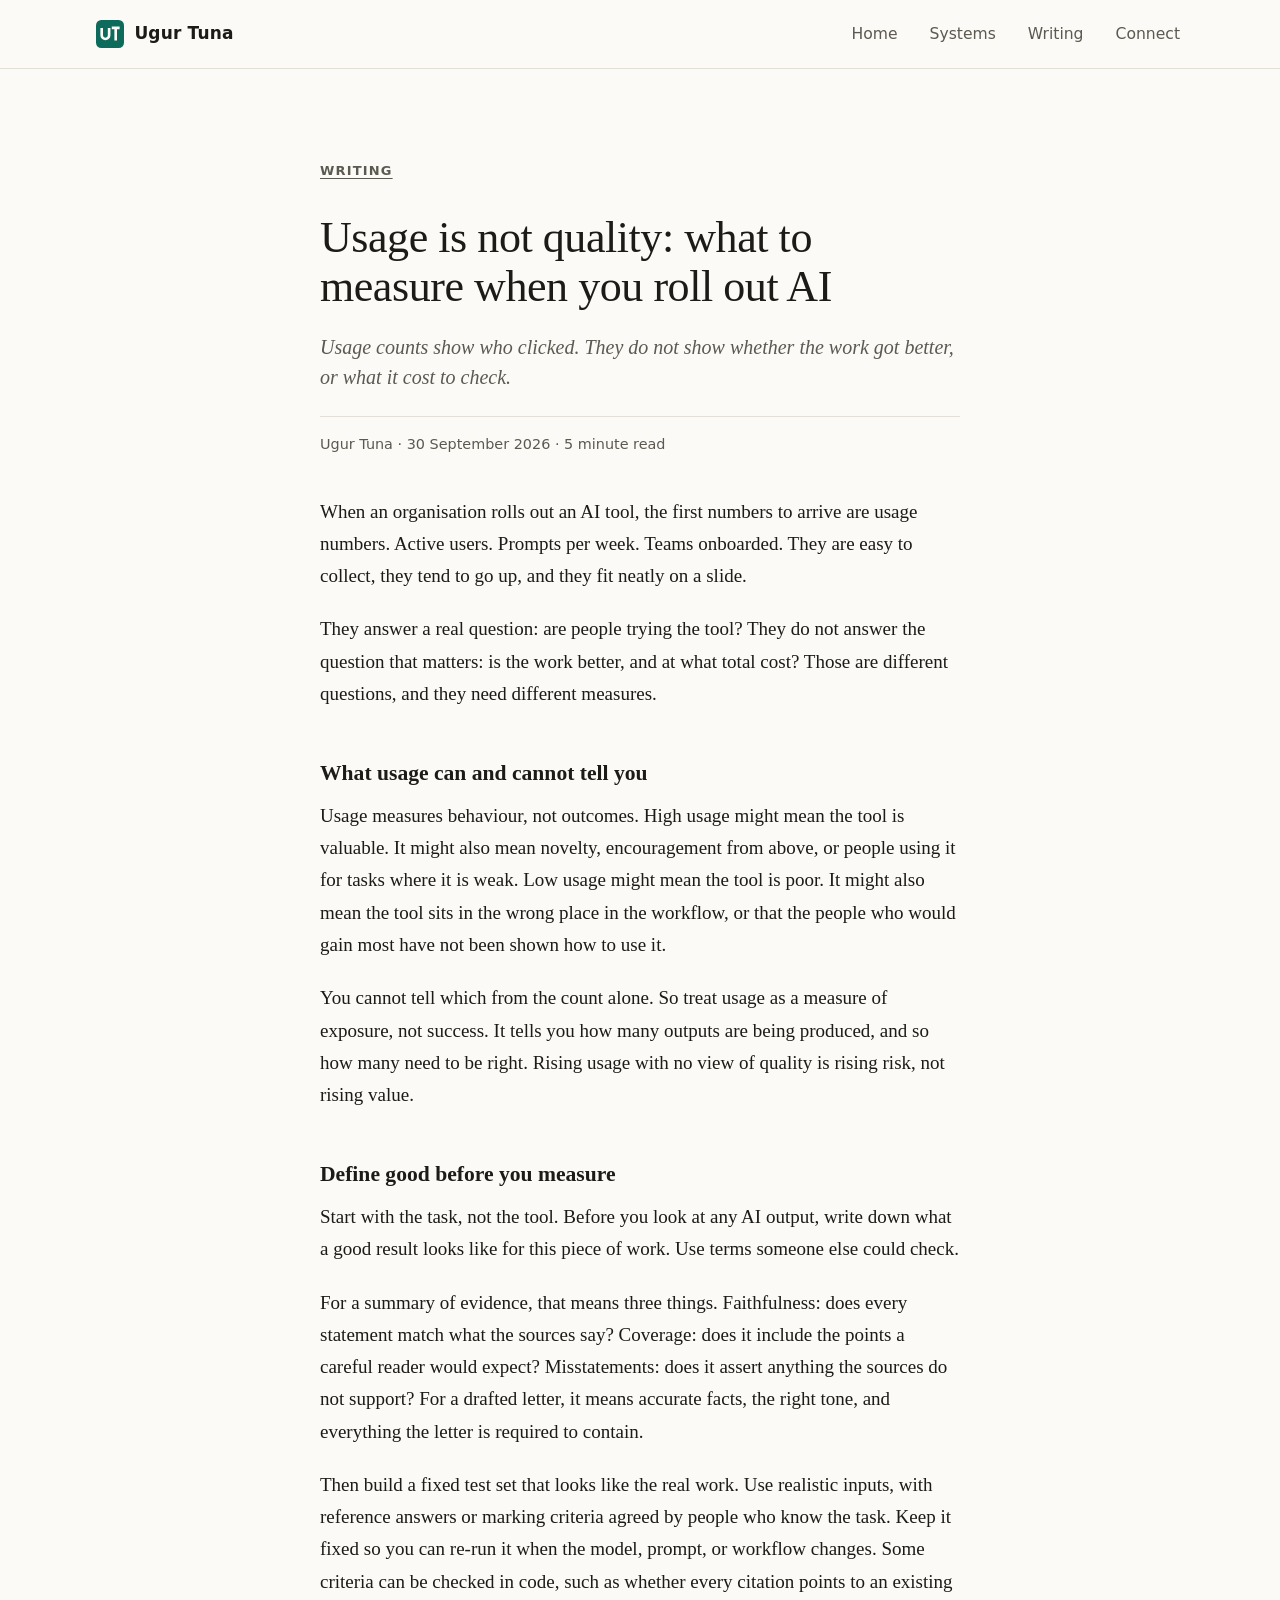
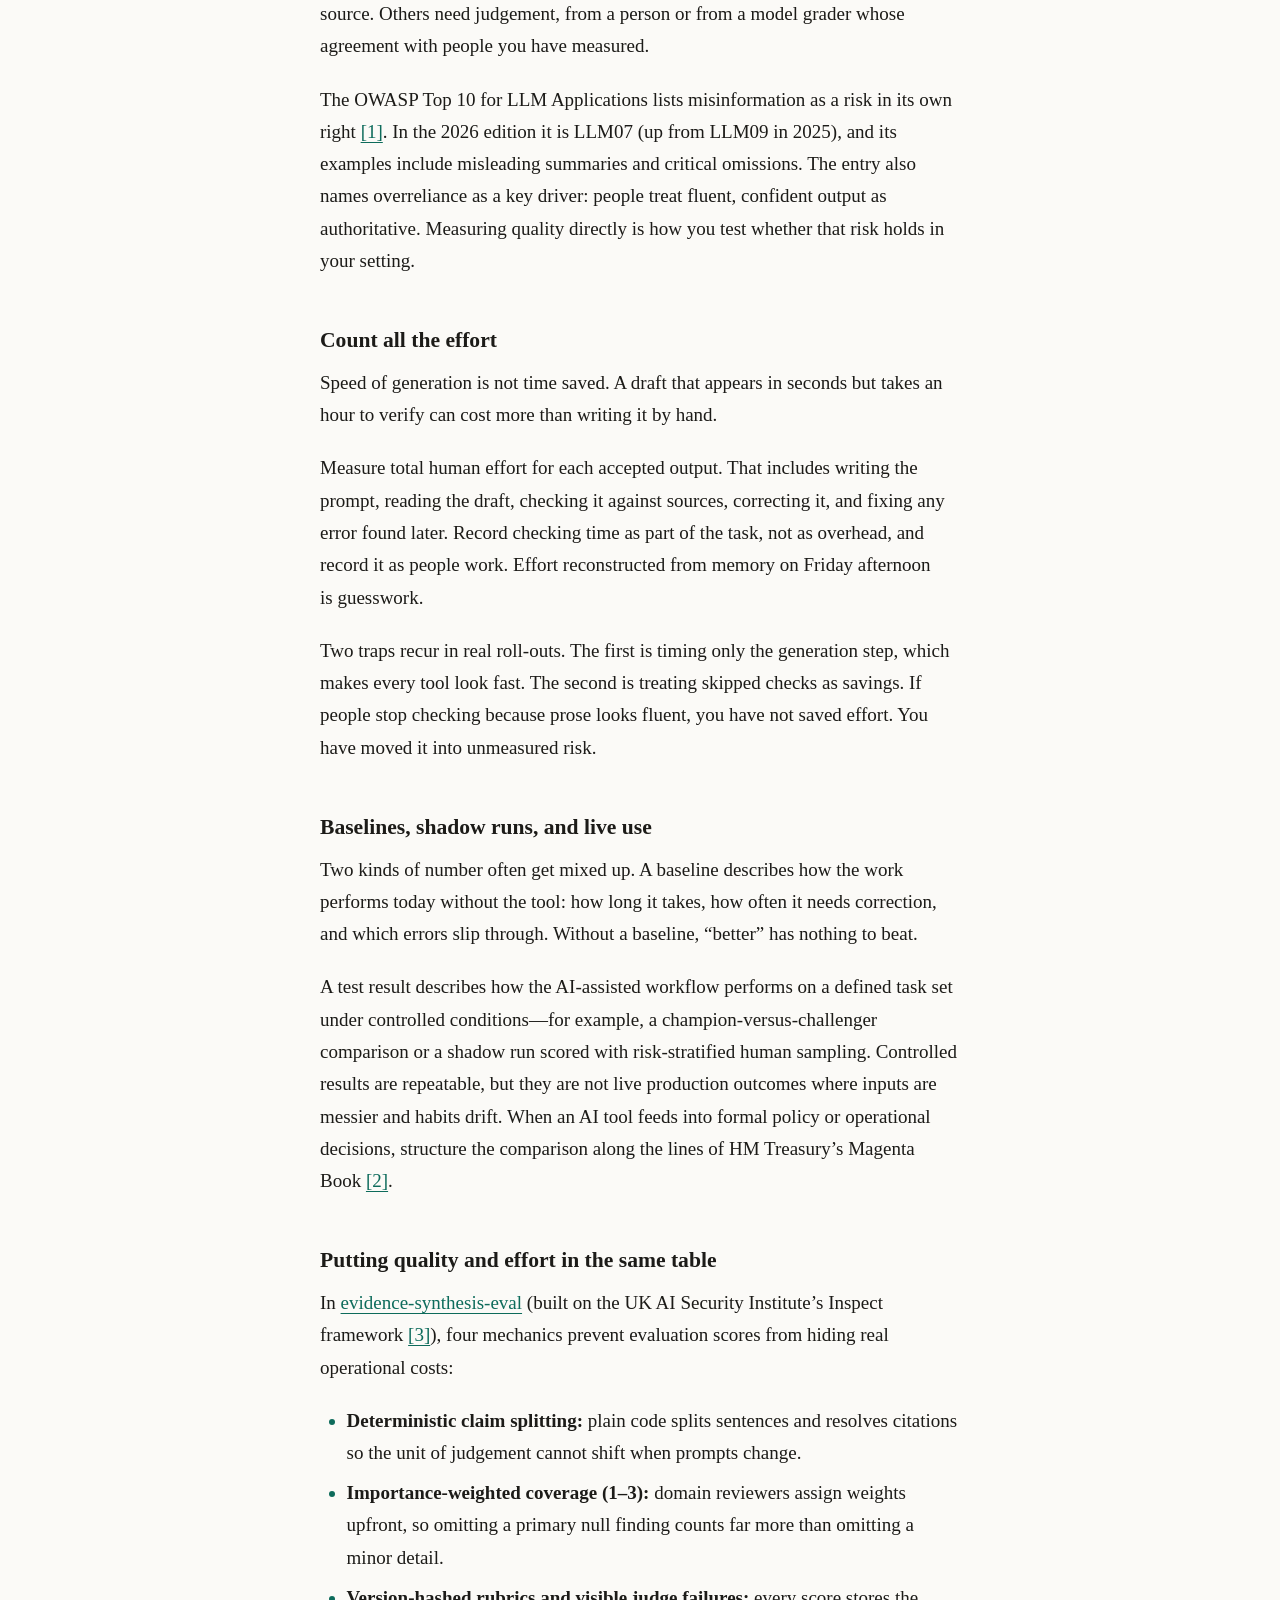
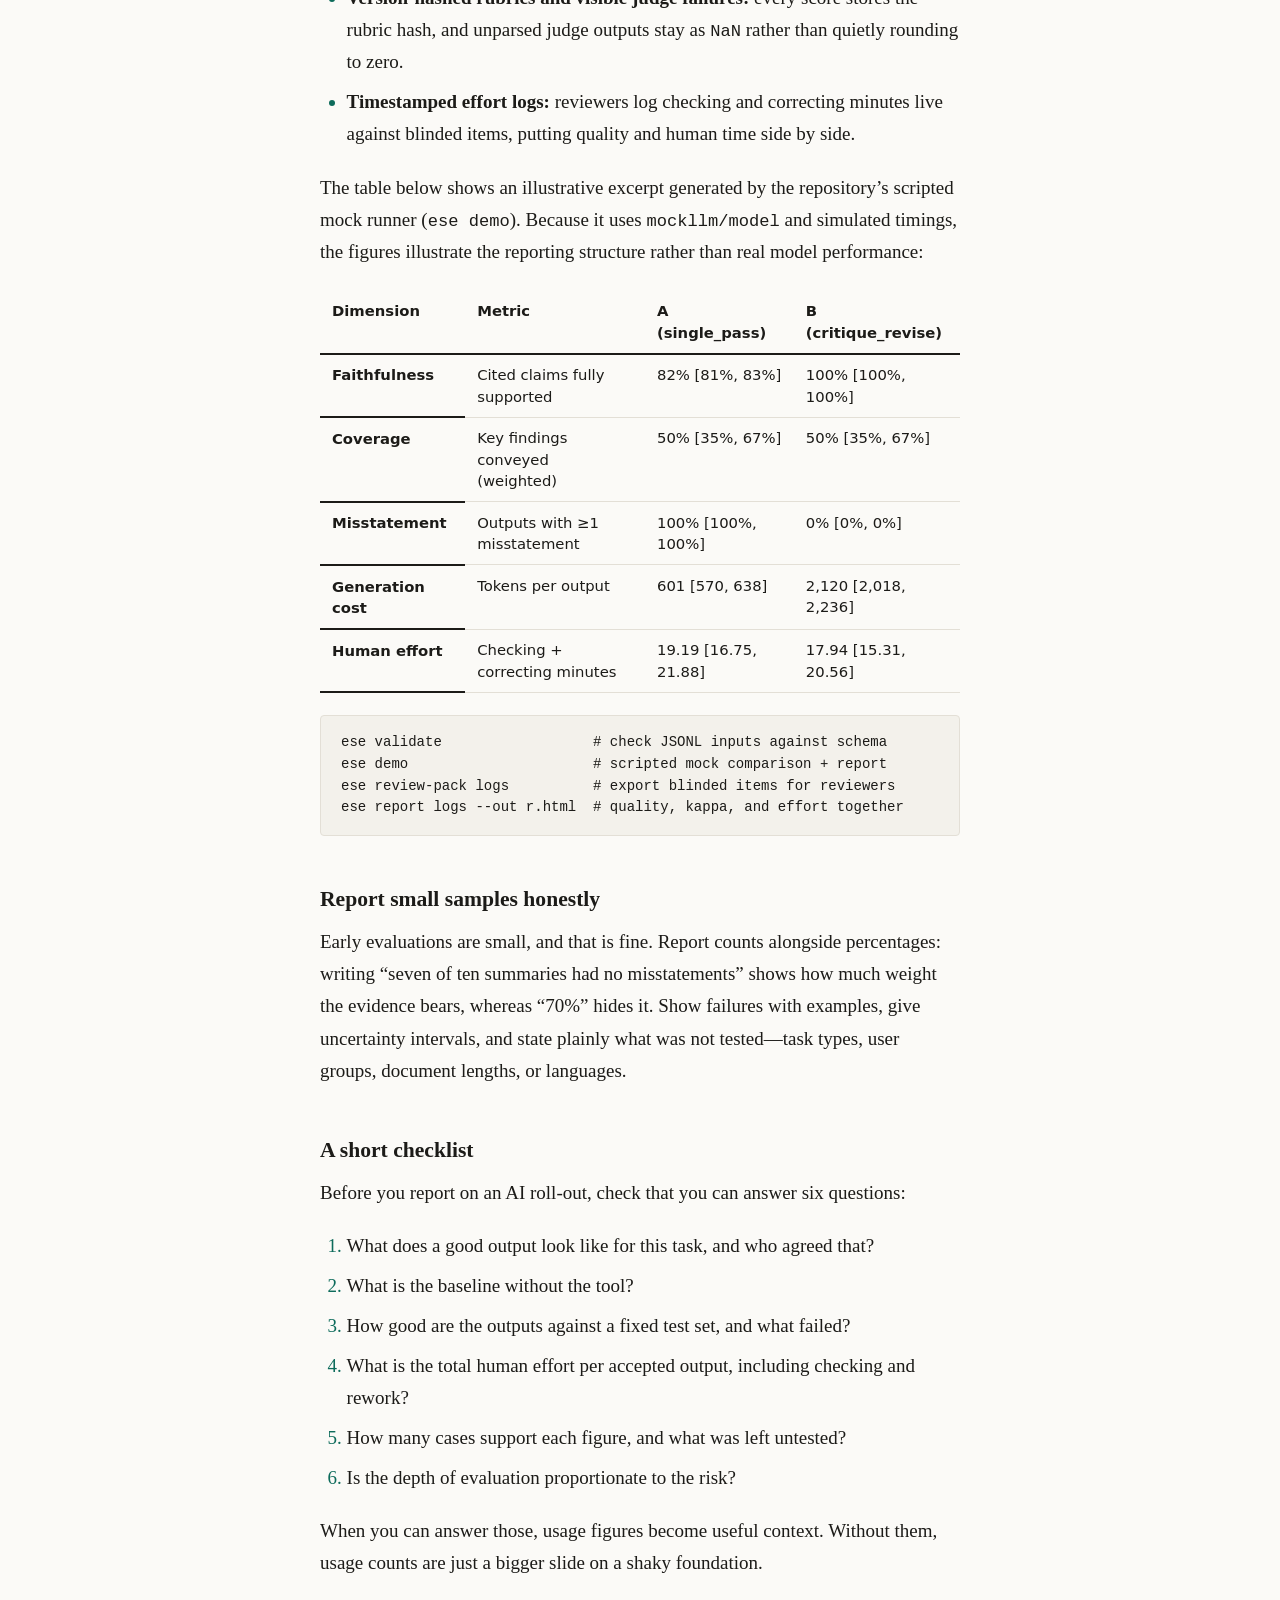
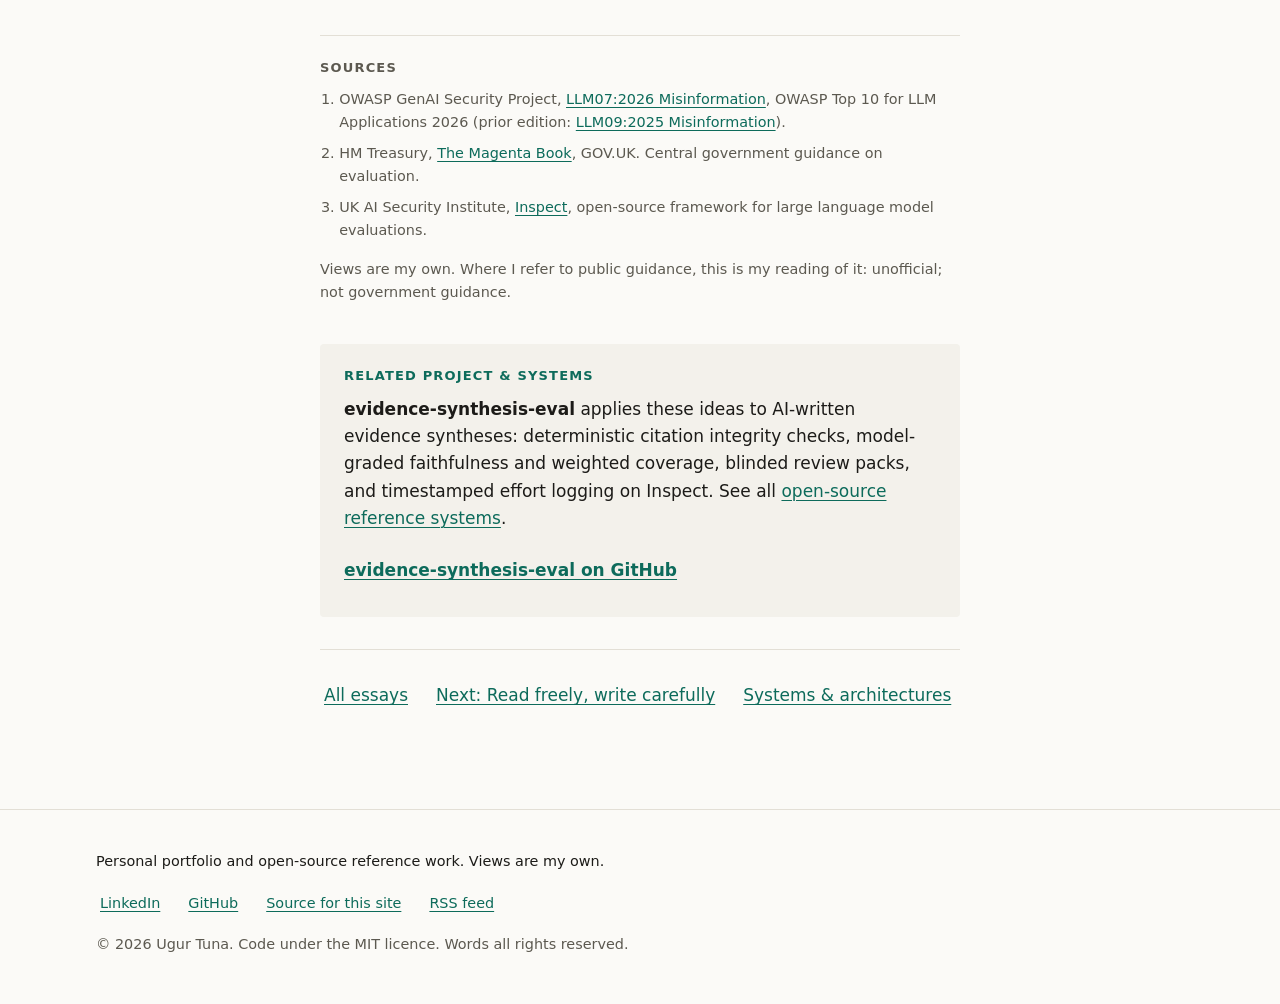
<file: writing/usage-is-not-quality.html>
<!DOCTYPE html>
<html lang="en-GB">
<head>
  <meta charset="utf-8">
  <meta name="viewport" content="width=device-width, initial-scale=1">
  <title>Usage is not quality: what to measure when you roll out AI – Ugur Tuna</title>
  <meta name="description" content="Usage counts show who clicked. They do not show whether the work got better, or what it cost to check. What to measure instead when you roll out AI.">
  <meta name="author" content="Ugur Tuna">
  <meta name="color-scheme" content="light dark">
  <meta name="theme-color" content="#fbfaf7" media="(prefers-color-scheme: light)">
  <meta name="theme-color" content="#141513" media="(prefers-color-scheme: dark)">
  <link rel="canonical" href="https://dsugurtuna.github.io/writing/usage-is-not-quality.html">
  <link rel="alternate" type="application/rss+xml" title="Ugur Tuna Writing" href="https://dsugurtuna.github.io/writing/feed.xml">
  <link rel="icon" href="../favicon.svg" type="image/svg+xml">
  <link rel="stylesheet" href="../assets/site.css">
  <meta property="og:type" content="article">
  <meta property="og:site_name" content="Ugur Tuna">
  <meta property="og:locale" content="en_GB">
  <meta property="og:title" content="Usage is not quality: what to measure when you roll out AI">
  <meta property="og:description" content="Usage counts show who clicked. They do not show whether the work got better, or what it cost to check.">
  <meta property="og:url" content="https://dsugurtuna.github.io/writing/usage-is-not-quality.html">
  <meta property="og:image" content="https://dsugurtuna.github.io/assets/og.png">
  <meta property="og:image:width" content="1200">
  <meta property="og:image:height" content="630">
  <meta property="og:image:alt" content="Ugur Tuna. I build AI systems, and the controls that make them safe to use.">
  <meta property="article:published_time" content="2026-09-30T00:00:00Z">
  <meta property="article:modified_time" content="2026-11-27T00:00:00Z">
  <meta property="article:author" content="Ugur Tuna">
  <meta name="twitter:card" content="summary_large_image">
  <meta name="twitter:title" content="Usage is not quality: what to measure when you roll out AI">
  <meta name="twitter:description" content="Usage counts show who clicked. They do not show whether the work got better, or what it cost to check.">
  <meta name="twitter:image" content="https://dsugurtuna.github.io/assets/og.png">
  <script type="application/ld+json">
  {
    "@context": "https://schema.org",
    "@type": "BlogPosting",
    "headline": "Usage is not quality: what to measure when you roll out AI",
    "description": "Usage counts show who clicked. They do not show whether the work got better, or what it cost to check. What to measure instead when you roll out AI.",
    "url": "https://dsugurtuna.github.io/writing/usage-is-not-quality.html",
    "mainEntityOfPage": {
      "@type": "WebPage",
      "@id": "https://dsugurtuna.github.io/writing/usage-is-not-quality.html"
    },
    "image": "https://dsugurtuna.github.io/assets/og.png",
    "datePublished": "2026-09-30",
    "dateModified": "2026-11-27",
    "inLanguage": "en-GB",
    "author": {
      "@type": "Person",
      "name": "Ugur Tuna",
      "url": "https://dsugurtuna.github.io/",
      "sameAs": [
        "https://github.com/dsugurtuna",
        "https://www.linkedin.com/in/ugurtuna"
      ]
    },
    "publisher": {
      "@type": "Person",
      "name": "Ugur Tuna",
      "url": "https://dsugurtuna.github.io/"
    },
    "isPartOf": {
      "@type": "Blog",
      "name": "Essays on AI – Ugur Tuna",
      "url": "https://dsugurtuna.github.io/writing/"
    }
  }
  </script>
</head>
<body>
  <a class="skip-link" href="#main">Skip to content</a>

  <header class="site-header">
    <div class="wrap">
      <a class="brand" href="../">
        <svg class="brand-mark" viewBox="0 0 64 64" aria-hidden="true" focusable="false"><rect width="64" height="64" rx="12"/><path d="M13 18v17a8.5 8.5 0 0 0 17 0V18M36 18h18M45 18v29" fill="none" stroke-width="6"/></svg>
        Ugur Tuna
      </a>
      <nav class="site-nav" aria-label="Main">
        <ul>
          <li><a href="../">Home</a></li>
          <li><a href="../projects.html">Systems</a></li>
          <li><a href="./">Writing</a></li>
          <li><a href="../#contact">Connect</a></li>
        </ul>
      </nav>
    </div>
  </header>

  <main id="main">
    <article class="wrap essay">
      <div class="essay-head">
        <p class="eyebrow"><a href="./">Writing</a></p>
        <h1>Usage is not quality: what to measure when you roll out AI</h1>
        <p class="dek">Usage counts show who clicked. They do not show whether the work got better, or what it cost to check.</p>
        <p class="byline">Ugur Tuna · <time datetime="2026-09-30">30 September 2026</time> · 5 minute read</p>
      </div>

      <div class="prose">
        <p>When an organisation rolls out an AI tool, the first numbers to arrive are usage numbers. Active users. Prompts per week. Teams onboarded. They are easy to collect, they tend to go up, and they fit neatly on a slide.</p>
        <p>They answer a real question: are people trying the tool? They do not answer the question that matters: is the work better, and at what total cost? Those are different questions, and they need different measures.</p>

        <h2>What usage can and cannot tell you</h2>
        <p>Usage measures behaviour, not outcomes. High usage might mean the tool is valuable. It might also mean novelty, encouragement from above, or people using it for tasks where it is weak. Low usage might mean the tool is poor. It might also mean the tool sits in the wrong place in the workflow, or that the people who would gain most have not been shown how to use it.</p>
        <p>You cannot tell which from the count alone. So treat usage as a measure of exposure, not success. It tells you how many outputs are being produced, and so how many need to be right. Rising usage with no view of quality is rising risk, not rising value.</p>

        <h2>Define good before you measure</h2>
        <p>Start with the task, not the tool. Before you look at any AI output, write down what a good result looks like for this piece of work. Use terms someone else could check.</p>
        <p>For a summary of evidence, that means three things. Faithfulness: does every statement match what the sources say? Coverage: does it include the points a careful reader would expect? Misstatements: does it assert anything the sources do not support? For a drafted letter, it means accurate facts, the right tone, and everything the letter is required to contain.</p>
        <p>Then build a fixed test set that looks like the real work. Use realistic inputs, with reference answers or marking criteria agreed by people who know the task. Keep it fixed so you can re-run it when the model, prompt, or workflow changes. Some criteria can be checked in code, such as whether every citation points to an existing source. Others need judgement, from a person or from a model grader whose agreement with people you have measured.</p>
        <p>The OWASP Top 10 for LLM Applications lists misinformation as a risk in its own right <a href="#src-1">[1]</a>. In the 2026 edition it is LLM07 (up from LLM09 in 2025), and its examples include misleading summaries and critical omissions. The entry also names overreliance as a key driver: people treat fluent, confident output as authoritative. Measuring quality directly is how you test whether that risk holds in your setting.</p>

        <h2>Count all the effort</h2>
        <p>Speed of generation is not time saved. A draft that appears in seconds but takes an hour to verify can cost more than writing it by hand.</p>
        <p>Measure total human effort for each accepted output. That includes writing the prompt, reading the draft, checking it against sources, correcting it, and fixing any error found later. Record checking time as part of the task, not as overhead, and record it as people work. Effort reconstructed from memory on Friday afternoon is guesswork.</p>
        <p>Two traps recur in real roll-outs. The first is timing only the generation step, which makes every tool look fast. The second is treating skipped checks as savings. If people stop checking because prose looks fluent, you have not saved effort. You have moved it into unmeasured risk.</p>

        <h2>Baselines, shadow runs, and live use</h2>
        <p>Two kinds of number often get mixed up. A baseline describes how the work performs today without the tool: how long it takes, how often it needs correction, and which errors slip through. Without a baseline, “better” has nothing to beat.</p>
        <p>A test result describes how the AI-assisted workflow performs on a defined task set under controlled conditions—for example, a champion-versus-challenger comparison or a shadow run scored with risk-stratified human sampling. Controlled results are repeatable, but they are not live production outcomes where inputs are messier and habits drift. When an AI tool feeds into formal policy or operational decisions, structure the comparison along the lines of HM Treasury’s Magenta Book <a href="#src-2">[2]</a>.</p>

        <h2>Putting quality and effort in the same table</h2>
        <p>In <a href="https://github.com/dsugurtuna/evidence-synthesis-eval">evidence-synthesis-eval</a> (built on the UK AI Security Institute’s Inspect framework <a href="#src-3">[3]</a>), four mechanics prevent evaluation scores from hiding real operational costs:</p>
        <ul>
          <li><strong>Deterministic claim splitting:</strong> plain code splits sentences and resolves citations so the unit of judgement cannot shift when prompts change.</li>
          <li><strong>Importance-weighted coverage (1–3):</strong> domain reviewers assign weights upfront, so omitting a primary null finding counts far more than omitting a minor detail.</li>
          <li><strong>Version-hashed rubrics and visible judge failures:</strong> every score stores the rubric hash, and unparsed judge outputs stay as <code>NaN</code> rather than quietly rounding to zero.</li>
          <li><strong>Timestamped effort logs:</strong> reviewers log checking and correcting minutes live against blinded items, putting quality and human time side by side.</li>
        </ul>
        <p>The table below shows an illustrative excerpt generated by the repository’s scripted mock runner (<code>ese demo</code>). Because it uses <code>mockllm/model</code> and simulated timings, the figures illustrate the reporting structure rather than real model performance:</p>

        <table>
          <thead>
            <tr>
              <th scope="col">Dimension</th>
              <th scope="col">Metric</th>
              <th scope="col">A (single_pass)</th>
              <th scope="col">B (critique_revise)</th>
            </tr>
          </thead>
          <tbody>
            <tr>
              <th scope="row">Faithfulness</th>
              <td>Cited claims fully supported</td>
              <td>82% [81%, 83%]</td>
              <td>100% [100%, 100%]</td>
            </tr>
            <tr>
              <th scope="row">Coverage</th>
              <td>Key findings conveyed (weighted)</td>
              <td>50% [35%, 67%]</td>
              <td>50% [35%, 67%]</td>
            </tr>
            <tr>
              <th scope="row">Misstatement</th>
              <td>Outputs with ≥1 misstatement</td>
              <td>100% [100%, 100%]</td>
              <td>0% [0%, 0%]</td>
            </tr>
            <tr>
              <th scope="row">Generation cost</th>
              <td>Tokens per output</td>
              <td>601 [570, 638]</td>
              <td>2,120 [2,018, 2,236]</td>
            </tr>
            <tr>
              <th scope="row">Human effort</th>
              <td>Checking + correcting minutes</td>
              <td>19.19 [16.75, 21.88]</td>
              <td>17.94 [15.31, 20.56]</td>
            </tr>
          </tbody>
        </table>

        <pre><code>ese validate                  # check JSONL inputs against schema
ese demo                      # scripted mock comparison + report
ese review-pack logs          # export blinded items for reviewers
ese report logs --out r.html  # quality, kappa, and effort together</code></pre>

        <h2>Report small samples honestly</h2>
        <p>Early evaluations are small, and that is fine. Report counts alongside percentages: writing “seven of ten summaries had no misstatements” shows how much weight the evidence bears, whereas “70%” hides it. Show failures with examples, give uncertainty intervals, and state plainly what was not tested—task types, user groups, document lengths, or languages.</p>

        <h2>A short checklist</h2>
        <p>Before you report on an AI roll-out, check that you can answer six questions:</p>
        <ol>
          <li>What does a good output look like for this task, and who agreed that?</li>
          <li>What is the baseline without the tool?</li>
          <li>How good are the outputs against a fixed test set, and what failed?</li>
          <li>What is the total human effort per accepted output, including checking and rework?</li>
          <li>How many cases support each figure, and what was left untested?</li>
          <li>Is the depth of evaluation proportionate to the risk?</li>
        </ol>
        <p>When you can answer those, usage figures become useful context. Without them, usage counts are just a bigger slide on a shaky foundation.</p>
      </div>

      <div class="essay-foot">
        <section class="sources" aria-labelledby="sources-title">
          <h2 id="sources-title">Sources</h2>
          <ol>
            <li id="src-1">OWASP GenAI Security Project, <a href="https://github.com/GenAI-Security-Project/GenAI-LLM-Top10/blob/main/2026/final/LLM07_Misinformation.md">LLM07:2026 Misinformation</a>, OWASP Top 10 for LLM Applications 2026 (prior edition: <a href="https://github.com/GenAI-Security-Project/GenAI-LLM-Top10/blob/main/2025/LLM09_Misinformation.md">LLM09:2025 Misinformation</a>).</li>
            <li id="src-2">HM Treasury, <a href="https://www.gov.uk/government/publications/the-magenta-book">The Magenta Book</a>, GOV.UK. Central government guidance on evaluation.</li>
            <li id="src-3">UK AI Security Institute, <a href="https://github.com/UKGovernmentBEIS/inspect_ai">Inspect</a>, open-source framework for large language model evaluations.</li>
          </ol>
          <p>Views are my own. Where I refer to public guidance, this is my reading of it: unofficial; not government guidance.</p>
        </section>

        <section class="related" aria-labelledby="related-title">
          <h2 id="related-title">Related project &amp; systems</h2>
          <p><strong>evidence-synthesis-eval</strong> applies these ideas to AI-written evidence syntheses: deterministic citation integrity checks, model-graded faithfulness and weighted coverage, blinded review packs, and timestamped effort logging on Inspect. See all <a href="../projects.html#core-systems">open-source reference systems</a>.</p>
          <p class="repo-link"><a href="https://github.com/dsugurtuna/evidence-synthesis-eval">evidence-synthesis-eval on GitHub</a></p>
        </section>

        <nav class="essay-nav" aria-label="Essay navigation">
          <ul class="footer-links">
            <li><a href="./">All essays</a></li>
            <li><a href="read-freely-write-carefully.html">Next: Read freely, write carefully</a></li>
            <li><a href="../projects.html">Systems &amp; architectures</a></li>
          </ul>
        </nav>
      </div>
    </article>
  </main>

  <footer class="site-footer">
    <div class="wrap">
      <p class="disclaimer">Personal portfolio and open-source reference work. Views are my own.</p>
      <ul class="footer-links">
        <li><a href="https://www.linkedin.com/in/ugurtuna">LinkedIn</a></li>
        <li><a href="https://github.com/dsugurtuna">GitHub</a></li>
        <li><a href="https://github.com/dsugurtuna/dsugurtuna.github.io">Source for this site</a></li>
        <li><a href="/writing/feed.xml">RSS feed</a></li>
      </ul>
      <p>© 2026 Ugur Tuna. Code under the MIT licence. Words all rights reserved.</p>
    </div>
  </footer>
</body>
</html>
</file>
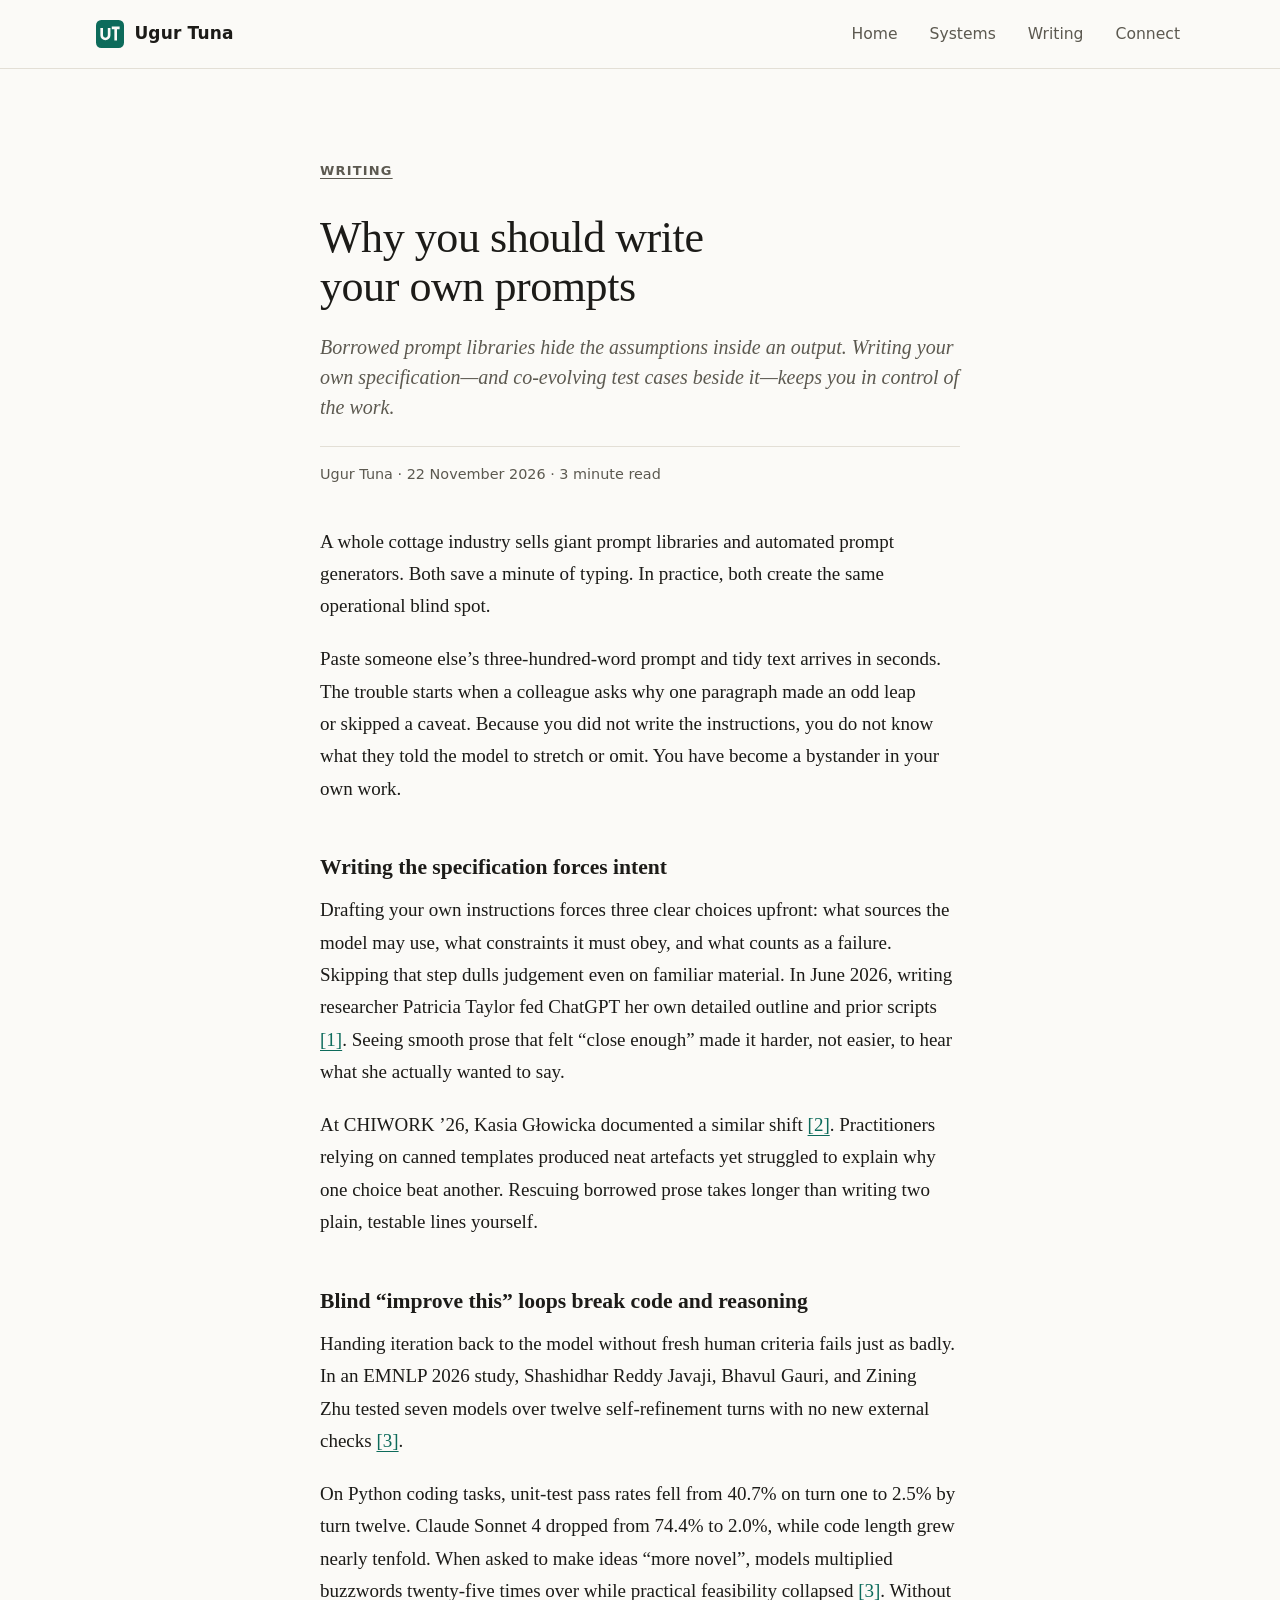
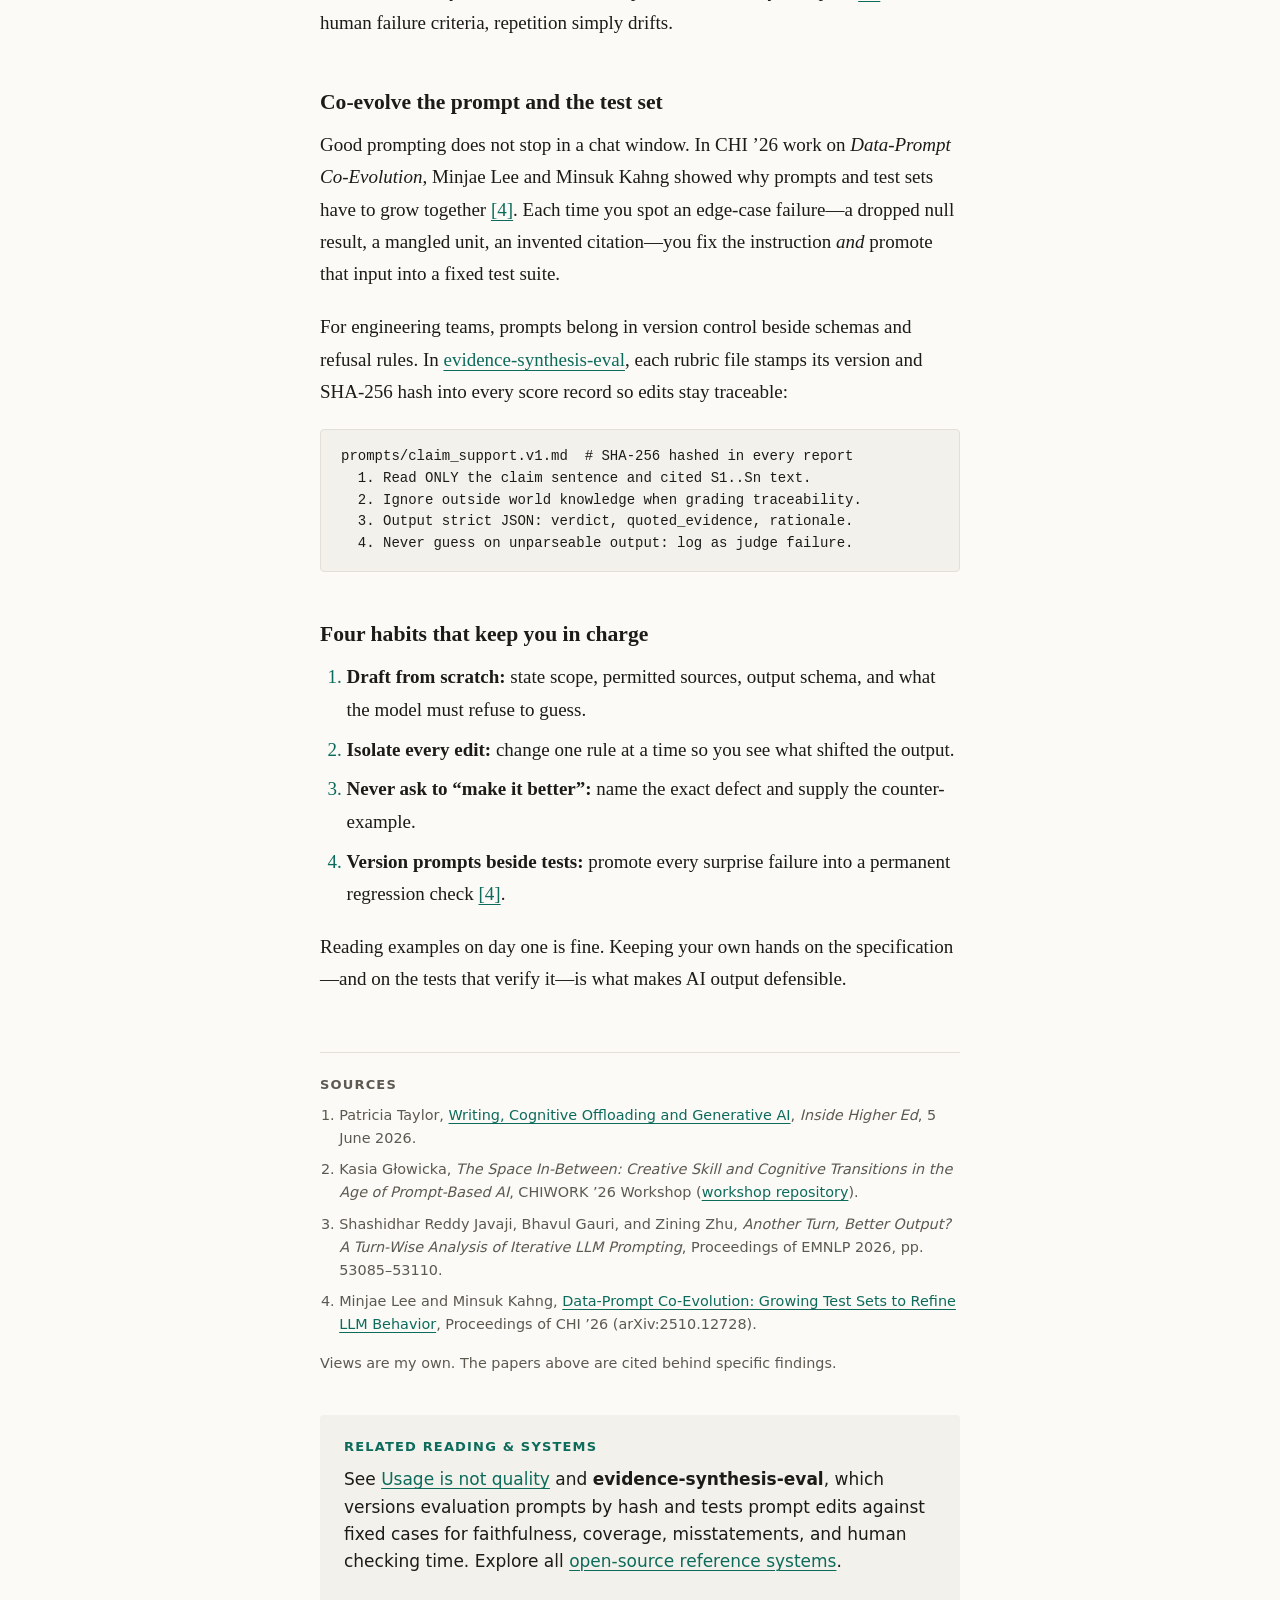
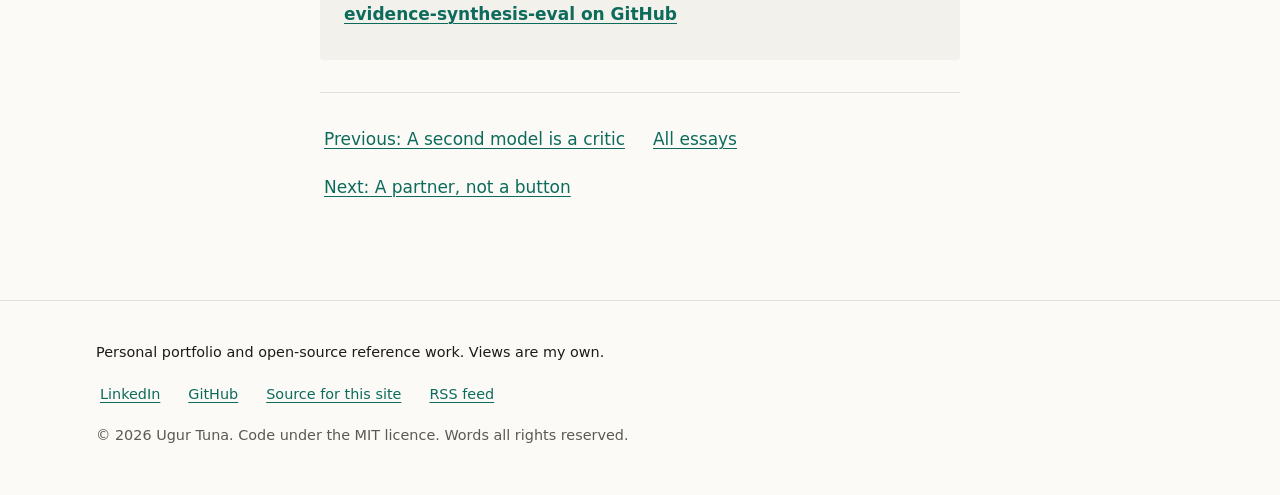
<file: writing/write-your-own-prompts.html>
<!DOCTYPE html>
<html lang="en-GB">
<head>
  <meta charset="utf-8">
  <meta name="viewport" content="width=device-width, initial-scale=1">
  <title>Why you should write your own prompts – Ugur Tuna</title>
  <meta name="description" content="Borrowed prompt libraries obscure assumptions and break regression discipline. Why writing your own specifications—and co-evolving fixed test cases—keeps humans in control.">
  <meta name="author" content="Ugur Tuna">
  <meta name="color-scheme" content="light dark">
  <meta name="theme-color" content="#fbfaf7" media="(prefers-color-scheme: light)">
  <meta name="theme-color" content="#141513" media="(prefers-color-scheme: dark)">
  <link rel="canonical" href="https://dsugurtuna.github.io/writing/write-your-own-prompts.html">
  <link rel="alternate" type="application/rss+xml" title="Ugur Tuna Writing" href="https://dsugurtuna.github.io/writing/feed.xml">
  <link rel="icon" href="../favicon.svg" type="image/svg+xml">
  <link rel="stylesheet" href="../assets/site.css">
  <meta property="og:type" content="article">
  <meta property="og:site_name" content="Ugur Tuna">
  <meta property="og:locale" content="en_GB">
  <meta property="og:title" content="Why you should write your own prompts">
  <meta property="og:description" content="Borrowed prompt libraries obscure assumptions and break regression discipline. Why writing your own specifications—and co-evolving fixed test cases—keeps humans in control.">
  <meta property="og:url" content="https://dsugurtuna.github.io/writing/write-your-own-prompts.html">
  <meta property="og:image" content="https://dsugurtuna.github.io/assets/og.png">
  <meta property="og:image:width" content="1200">
  <meta property="og:image:height" content="630">
  <meta property="og:image:alt" content="Ugur Tuna. I build AI systems, and the controls that make them safe to use.">
  <meta name="twitter:card" content="summary_large_image">
  <meta name="twitter:title" content="Why you should write your own prompts">
  <meta name="twitter:description" content="Borrowed prompt libraries obscure assumptions and break regression discipline.">
  <meta name="twitter:image" content="https://dsugurtuna.github.io/assets/og.png">
  <meta property="article:published_time" content="2026-11-22T00:00:00Z">
  <meta property="article:modified_time" content="2026-11-27T00:00:00Z">
  <meta property="article:author" content="Ugur Tuna">
  <script type="application/ld+json">
  {
    "@context": "https://schema.org",
    "@type": "BlogPosting",
    "headline": "Why you should write your own prompts",
    "description": "Borrowed prompt libraries obscure assumptions and break regression discipline. Why writing your own specifications—and co-evolving fixed test cases—keeps humans in control.",
    "url": "https://dsugurtuna.github.io/writing/write-your-own-prompts.html",
    "mainEntityOfPage": {
      "@type": "WebPage",
      "@id": "https://dsugurtuna.github.io/writing/write-your-own-prompts.html"
    },
    "image": "https://dsugurtuna.github.io/assets/og.png",
    "datePublished": "2026-11-22",
    "dateModified": "2026-11-27",
    "inLanguage": "en-GB",
    "author": {
      "@type": "Person",
      "name": "Ugur Tuna",
      "url": "https://dsugurtuna.github.io/",
      "sameAs": [
        "https://github.com/dsugurtuna",
        "https://www.linkedin.com/in/ugurtuna"
      ]
    },
    "publisher": {
      "@type": "Person",
      "name": "Ugur Tuna",
      "url": "https://dsugurtuna.github.io/"
    },
    "isPartOf": {
      "@type": "Blog",
      "name": "Essays on AI – Ugur Tuna",
      "url": "https://dsugurtuna.github.io/writing/"
    }
  }
  </script>
</head>
<body>
  <a class="skip-link" href="#main">Skip to content</a>

  <header class="site-header">
    <div class="wrap">
      <a class="brand" href="../">
        <svg class="brand-mark" viewBox="0 0 64 64" aria-hidden="true" focusable="false"><rect width="64" height="64" rx="12"/><path d="M13 18v17a8.5 8.5 0 0 0 17 0V18M36 18h18M45 18v29" fill="none" stroke-width="6"/></svg>
        Ugur Tuna
      </a>
      <nav class="site-nav" aria-label="Main">
        <ul>
          <li><a href="../">Home</a></li>
          <li><a href="../projects.html">Systems</a></li>
          <li><a href="./">Writing</a></li>
          <li><a href="../#contact">Connect</a></li>
        </ul>
      </nav>
    </div>
  </header>

  <main id="main">
    <article class="wrap essay">
      <div class="essay-head">
        <p class="eyebrow"><a href="./">Writing</a></p>
        <h1>Why you should write your own prompts</h1>
        <p class="dek">Borrowed prompt libraries hide the assumptions inside an output. Writing your own specification—and co-evolving test cases beside it—keeps you in control of the work.</p>
        <p class="byline">Ugur Tuna · <time datetime="2026-11-22">22 November 2026</time> · 3 minute read</p>
      </div>

      <div class="prose">
        <p>A whole cottage industry sells giant prompt libraries and automated prompt generators. Both save a minute of typing. In practice, both create the same operational blind spot.</p>
        <p>Paste someone else’s three-hundred-word prompt and tidy text arrives in seconds. The trouble starts when a colleague asks why one paragraph made an odd leap or skipped a caveat. Because you did not write the instructions, you do not know what they told the model to stretch or omit. You have become a bystander in your own work.</p>

        <h2>Writing the specification forces intent</h2>
        <p>Drafting your own instructions forces three clear choices upfront: what sources the model may use, what constraints it must obey, and what counts as a failure. Skipping that step dulls judgement even on familiar material. In June 2026, writing researcher Patricia Taylor fed ChatGPT her own detailed outline and prior scripts <a href="#src-1">[1]</a>. Seeing smooth prose that felt “close enough” made it harder, not easier, to hear what she actually wanted to say.</p>
        <p>At CHIWORK ’26, Kasia Głowicka documented a similar shift <a href="#src-2">[2]</a>. Practitioners relying on canned templates produced neat artefacts yet struggled to explain why one choice beat another. Rescuing borrowed prose takes longer than writing two plain, testable lines yourself.</p>

        <h2>Blind “improve this” loops break code and reasoning</h2>
        <p>Handing iteration back to the model without fresh human criteria fails just as badly. In an EMNLP 2026 study, Shashidhar Reddy Javaji, Bhavul Gauri, and Zining Zhu tested seven models over twelve self-refinement turns with no new external checks <a href="#src-3">[3]</a>.</p>
        <p>On Python coding tasks, unit-test pass rates fell from 40.7% on turn one to 2.5% by turn twelve. Claude Sonnet 4 dropped from 74.4% to 2.0%, while code length grew nearly tenfold. When asked to make ideas “more novel”, models multiplied buzzwords twenty-five times over while practical feasibility collapsed <a href="#src-3">[3]</a>. Without human failure criteria, repetition simply drifts.</p>

        <h2>Co-evolve the prompt and the test set</h2>
        <p>Good prompting does not stop in a chat window. In CHI ’26 work on <em>Data-Prompt Co-Evolution</em>, Minjae Lee and Minsuk Kahng showed why prompts and test sets have to grow together <a href="#src-4">[4]</a>. Each time you spot an edge-case failure—a dropped null result, a mangled unit, an invented citation—you fix the instruction <em>and</em> promote that input into a fixed test suite.</p>
        <p>For engineering teams, prompts belong in version control beside schemas and refusal rules. In <a href="https://github.com/dsugurtuna/evidence-synthesis-eval">evidence-synthesis-eval</a>, each rubric file stamps its version and SHA-256 hash into every score record so edits stay traceable:</p>

        <pre><code>prompts/claim_support.v1.md  # SHA-256 hashed in every report
  1. Read ONLY the claim sentence and cited S1..Sn text.
  2. Ignore outside world knowledge when grading traceability.
  3. Output strict JSON: verdict, quoted_evidence, rationale.
  4. Never guess on unparseable output: log as judge failure.</code></pre>

        <h2>Four habits that keep you in charge</h2>
        <ol>
          <li><strong>Draft from scratch:</strong> state scope, permitted sources, output schema, and what the model must refuse to guess.</li>
          <li><strong>Isolate every edit:</strong> change one rule at a time so you see what shifted the output.</li>
          <li><strong>Never ask to “make it better”:</strong> name the exact defect and supply the counter-example.</li>
          <li><strong>Version prompts beside tests:</strong> promote every surprise failure into a permanent regression check <a href="#src-4">[4]</a>.</li>
        </ol>
        <p>Reading examples on day one is fine. Keeping your own hands on the specification—and on the tests that verify it—is what makes AI output defensible.</p>
      </div>

      <div class="essay-foot">
        <section class="sources" aria-labelledby="sources-title">
          <h2 id="sources-title">Sources</h2>
          <ol>
            <li id="src-1">Patricia Taylor, <a href="https://www.insidehighered.com/opinion/views/2026/06/05/writing-cognitive-offloading-and-generative-ai-opinion">Writing, Cognitive Offloading and Generative AI</a>, <em>Inside Higher Ed</em>, 5 June 2026.</li>
            <li id="src-2">Kasia Głowicka, <em>The Space In-Between: Creative Skill and Cognitive Transitions in the Age of Prompt-Based AI</em>, CHIWORK ’26 Workshop (<a href="https://agency-and-skill.github.io/">workshop repository</a>).</li>
            <li id="src-3">Shashidhar Reddy Javaji, Bhavul Gauri, and Zining Zhu, <em>Another Turn, Better Output? A Turn-Wise Analysis of Iterative LLM Prompting</em>, Proceedings of EMNLP 2026, pp. 53085–53110.</li>
            <li id="src-4">Minjae Lee and Minsuk Kahng, <a href="https://arxiv.org/abs/2510.12728">Data-Prompt Co-Evolution: Growing Test Sets to Refine LLM Behavior</a>, Proceedings of CHI ’26 (arXiv:2510.12728).</li>
          </ol>
          <p>Views are my own. The papers above are cited behind specific findings.</p>
        </section>

        <section class="related" aria-labelledby="related-title">
          <h2 id="related-title">Related reading &amp; systems</h2>
          <p>See <a href="usage-is-not-quality.html">Usage is not quality</a> and <strong>evidence-synthesis-eval</strong>, which versions evaluation prompts by hash and tests prompt edits against fixed cases for faithfulness, coverage, misstatements, and human checking time. Explore all <a href="../projects.html#core-systems">open-source reference systems</a>.</p>
          <p class="repo-link"><a href="https://github.com/dsugurtuna/evidence-synthesis-eval">evidence-synthesis-eval on GitHub</a></p>
        </section>

        <nav class="essay-nav" aria-label="Essay navigation">
          <ul class="footer-links">
            <li><a href="a-second-model-is-a-critic.html">Previous: A second model is a critic</a></li>
            <li><a href="./">All essays</a></li>
            <li><a href="a-partner-not-a-button.html">Next: A partner, not a button</a></li>
          </ul>
        </nav>
      </div>
    </article>
  </main>

  <footer class="site-footer">
    <div class="wrap">
      <p class="disclaimer">Personal portfolio and open-source reference work. Views are my own.</p>
      <ul class="footer-links">
        <li><a href="https://www.linkedin.com/in/ugurtuna">LinkedIn</a></li>
        <li><a href="https://github.com/dsugurtuna">GitHub</a></li>
        <li><a href="https://github.com/dsugurtuna/dsugurtuna.github.io">Source for this site</a></li>
        <li><a href="/writing/feed.xml">RSS feed</a></li>
      </ul>
      <p>© 2026 Ugur Tuna. Code under the MIT licence. Words all rights reserved.</p>
    </div>
  </footer>
</body>
</html>
</file>
<file: assets/site.css>
/*
  dsugurtuna.github.io
  One stylesheet. No build step, no web fonts, no framework.
  Colours are custom properties so light and dark mode share every rule.
*/

/* ---------- Tokens ---------- */

:root {
  color-scheme: light dark;

  --bg: #fbfaf7;
  --bg-raised: #f3f1eb;
  --text: #1c1b18;
  --muted: #5c5950;
  --rule: #e3dfd6;
  --accent: #0d6b5b;
  --accent-hover: #095246;

  --font-sans: system-ui, -apple-system, "Segoe UI", Roboto, "Helvetica Neue",
    "Noto Sans", "Liberation Sans", Arial, sans-serif;
  --font-serif: "Iowan Old Style", Charter, "Bitstream Charter", "Sitka Text",
    Cambria, Georgia, serif;
  --font-mono: ui-monospace, "SF Mono", SFMono-Regular, Menlo, Consolas,
    "Liberation Mono", monospace;

  --step--2: 0.8125rem;
  --step--1: 0.9rem;
  --step-0: 1.0625rem;
  --step-1: 1.25rem;
  --step-2: clamp(1.45rem, 1.25rem + 0.8vw, 1.8rem);
  --step-3: clamp(1.9rem, 1.4rem + 2vw, 2.75rem);
  --step-4: clamp(2.2rem, 1.5rem + 3.2vw, 3.9rem);

  --gutter: clamp(1rem, 0.4rem + 3vw, 2.5rem);
  --wide: 68rem;
  --measure: 40rem;
  --section-space: clamp(3rem, 2rem + 4vw, 5.5rem);
}

@media (prefers-color-scheme: dark) {
  :root {
    --bg: #141513;
    --bg-raised: #1c1d1a;
    --text: #ebe8e1;
    --muted: #a9a59b;
    --rule: #30312d;
    --accent: #6fcbb3;
    --accent-hover: #8ad9c4;
  }
}

/* ---------- Base ---------- */

*,
*::before,
*::after {
  box-sizing: border-box;
}

html {
  -webkit-text-size-adjust: 100%;
  text-size-adjust: 100%;
  scroll-padding-top: 2rem;
}

body {
  margin: 0;
  background: var(--bg);
  color: var(--text);
  font-family: var(--font-sans);
  font-size: var(--step-0);
  line-height: 1.6;
  font-kerning: normal;
  overflow-wrap: break-word;
}

h1,
h2,
h3,
h4 {
  margin: 0;
  font-family: var(--font-serif);
  font-weight: 600;
  line-height: 1.2;
  text-wrap: balance;
}

p {
  margin: 0 0 1em;
  text-wrap: pretty;
}

p:last-child {
  margin-bottom: 0;
}

a {
  color: var(--accent);
  text-decoration-line: underline;
  text-decoration-thickness: 1px;
  text-underline-offset: 0.2em;
}

a:hover {
  color: var(--accent-hover);
  text-decoration-thickness: 2px;
}

:focus-visible {
  outline: 3px solid var(--accent);
  outline-offset: 3px;
  border-radius: 2px;
}

::selection {
  background: var(--accent);
  color: var(--bg);
}

code {
  font-family: var(--font-mono);
  font-size: 0.9em;
}

img {
  display: block;
  max-width: 100%;
  height: auto;
}

svg {
  display: block;
}

.visually-hidden {
  position: absolute;
  width: 1px;
  height: 1px;
  margin: -1px;
  padding: 0;
  overflow: hidden;
  clip-path: inset(50%);
  white-space: nowrap;
  border: 0;
}

/* ---------- Layout ---------- */

.wrap {
  width: 100%;
  max-width: calc(var(--wide) + 2 * var(--gutter));
  margin-inline: auto;
  padding-inline: var(--gutter);
}

.skip-link {
  position: absolute;
  top: 0.75rem;
  left: var(--gutter);
  z-index: 10;
  display: inline-flex;
  align-items: center;
  min-height: 44px;
  padding: 0.6rem 1rem;
  background: var(--text);
  color: var(--bg);
  font-weight: 600;
  text-decoration: none;
  transform: translateY(-300%);
}

.skip-link:focus {
  transform: none;
}

/* ---------- Header ---------- */

.site-header {
  border-bottom: 1px solid var(--rule);
}

.site-header .wrap {
  display: flex;
  flex-wrap: wrap;
  align-items: center;
  justify-content: space-between;
  gap: 0.25rem 1.5rem;
  padding-block: 0.75rem;
}

.brand {
  display: inline-flex;
  align-items: center;
  gap: 0.65rem;
  min-height: 44px;
  padding-block: 0.35rem;
  color: var(--text);
  font-weight: 600;
  letter-spacing: 0.01em;
  text-decoration: none;
}

.brand-mark {
  width: 1.75rem;
  height: 1.75rem;
  flex: none;
}

.brand-mark rect {
  fill: var(--accent);
}

.brand-mark path {
  stroke: var(--bg);
}

.site-nav ul {
  display: flex;
  flex-wrap: wrap;
  gap: 0.25rem 0.9rem;
  margin: 0;
  padding: 0;
  list-style: none;
}

@media (min-width: 40rem) {
  .site-nav ul {
    gap: 0.25rem 1.5rem;
  }
}

.site-nav a {
  display: inline-flex;
  align-items: center;
  min-height: 44px;
  padding: 0.5rem 0.25rem;
  color: var(--muted);
  font-size: 0.975rem;
  text-decoration: none;
}

.site-nav a:hover {
  color: var(--text);
}

.site-nav a[aria-current="page"] {
  color: var(--text);
  text-decoration-line: underline;
  text-decoration-color: var(--accent);
  text-decoration-thickness: 2px;
  text-underline-offset: 0.45em;
}

/* ---------- Shared type ---------- */

.eyebrow {
  margin: 0 0 1.25rem;
  color: var(--muted);
  font-family: var(--font-sans);
  font-size: var(--step--2);
  font-weight: 600;
  letter-spacing: 0.09em;
  text-transform: uppercase;
}

.eyebrow a {
  display: inline-flex;
  align-items: center;
  min-height: 44px;
  padding-block: 0.45rem;
  color: inherit;
}

.lede {
  max-width: 39rem;
  color: var(--muted);
  font-size: var(--step-1);
  line-height: 1.55;
}

.more {
  margin-top: 1.75rem;
  font-weight: 600;
}

.more a {
  display: inline-flex;
  align-items: center;
  min-height: 44px;
  padding-block: 0.45rem;
}

/* ---------- Home: hero ---------- */

.hero {
  padding-block: clamp(3rem, 2rem + 5vw, 6.5rem) var(--section-space);
}

.hero h1 {
  max-width: 21ch;
  font-size: var(--step-4);
  font-weight: 500;
  line-height: 1.08;
  letter-spacing: -0.015em;
}

.hero h1 .accent {
  color: var(--accent);
}

.hero .lede {
  margin-top: 1.6rem;
}

.hero-links {
  display: flex;
  flex-wrap: wrap;
  align-items: center;
  gap: 0.5rem 1.25rem;
  margin: 1.5rem 0 0;
  padding: 0;
  list-style: none;
  font-weight: 600;
}

.hero-links a {
  display: inline-flex;
  align-items: center;
  min-height: 44px;
  padding: 0.5rem 0.25rem;
}

.hero-links a.cta-primary {
  padding: 0.6rem 1.2rem;
  border-radius: 4px;
  background: var(--accent);
  color: var(--bg);
  text-decoration: none;
}

.hero-links a.cta-primary:hover {
  background: var(--accent-hover);
  color: var(--bg);
}

/* ---------- Sections ---------- */

.section {
  border-top: 1px solid var(--rule);
  padding-block: var(--section-space);
}

.section-grid {
  display: grid;
  gap: 1.5rem 3rem;
}

.section-head h2 {
  font-size: var(--step-2);
}

.section-head p {
  margin-top: 0.75rem;
  color: var(--muted);
  font-size: var(--step--1);
}

@media (min-width: 54rem) {
  .section-grid {
    grid-template-columns: 14rem minmax(0, 1fr);
  }

  .section-head {
    position: sticky;
    top: 2rem;
    align-self: start;
  }
}

/* Career arc */

.story {
  display: grid;
  gap: 2rem;
  max-width: var(--measure);
  margin: 0;
}

.story dt {
  margin-bottom: 0.4rem;
  color: var(--accent);
  font-size: var(--step--2);
  font-weight: 700;
  letter-spacing: 0.09em;
  text-transform: uppercase;
}

.story dd {
  margin: 0;
}

/* Inline architecture diagram */

.arch-diagram {
  margin: 0 0 2.25rem;
  padding: 1.25rem;
  border: 1px solid var(--rule);
  border-radius: 4px;
  background: var(--bg-raised);
}

.arch-diagram svg {
  width: 100%;
  height: auto;
  max-width: 100%;
}

.arch-diagram .svg-box {
  fill: var(--bg);
  stroke: var(--rule);
  stroke-width: 1.5;
}

.arch-diagram .svg-box-accent {
  fill: var(--bg);
  stroke: var(--accent);
  stroke-width: 1.75;
}

.arch-diagram .svg-arrow {
  fill: none;
  stroke: var(--accent);
  stroke-width: 2;
  stroke-linecap: round;
  stroke-linejoin: round;
}

.arch-diagram .svg-stage {
  fill: var(--accent);
  font-family: var(--font-sans);
  font-size: 11px;
  font-weight: 700;
  letter-spacing: 0.08em;
  text-transform: uppercase;
}

.arch-diagram .svg-title {
  fill: var(--text);
  font-family: var(--font-mono);
  font-size: 13px;
  font-weight: 600;
}

.arch-diagram .svg-sub {
  fill: var(--muted);
  font-family: var(--font-sans);
  font-size: 11.5px;
}

.arch-diagram figcaption {
  margin-top: 0.85rem;
  color: var(--muted);
  font-size: var(--step--2);
}

/* Flagship projects */

.flagships {
  margin: 0;
  padding: 0;
  list-style: none;
  counter-reset: flagship;
}

.flagship {
  counter-increment: flagship;
  padding-block: 1.5rem;
  border-top: 1px solid var(--rule);
}

.flagship:first-child {
  padding-top: 0;
  border-top: 0;
}

.flagship-label {
  margin-bottom: 0.6rem;
  color: var(--accent);
  font-family: var(--font-sans);
  font-size: var(--step--2);
  font-weight: 700;
  letter-spacing: 0.09em;
  text-transform: uppercase;
}

.flagship-label::before {
  content: "0" counter(flagship) "\2002";
  color: var(--muted);
  font-variant-numeric: tabular-nums;
}

.flagship .question {
  max-width: 36rem;
  margin-bottom: 0.5rem;
  font-family: var(--font-serif);
  font-size: var(--step-1);
  line-height: 1.45;
}

.flagship-repo {
  margin: 0;
}

.flagship-repo a {
  display: inline-flex;
  align-items: center;
  min-height: 44px;
  padding-block: 0.45rem;
  font-family: var(--font-mono);
  font-size: 0.975rem;
  font-weight: 600;
  overflow-wrap: anywhere;
}

.built-with {
  display: block;
  margin-top: 0.1rem;
  color: var(--muted);
  font-size: var(--step--1);
}

.subsection-title {
  margin: 2rem 0 1rem;
  padding-top: 1.75rem;
  border-top: 1px solid var(--rule);
  color: var(--muted);
  font-family: var(--font-sans);
  font-size: var(--step--2);
  font-weight: 700;
  letter-spacing: 0.09em;
  text-transform: uppercase;
}

/* Principles & track record cards */

.principles {
  display: grid;
  gap: 1.75rem 2.5rem;
  margin: 0;
  padding: 0;
  list-style: none;
}

@media (min-width: 40rem) {
  .principles {
    grid-template-columns: repeat(2, minmax(0, 1fr));
  }
}

.principles li {
  padding-top: 1rem;
  border-top: 2px solid var(--text);
}

.principles h3 {
  margin-bottom: 0.45rem;
  font-size: var(--step-1);
  font-variant-numeric: tabular-nums;
}

.principles p {
  color: var(--muted);
}

/* Engineering standards list */

.record {
  max-width: var(--measure);
  margin: 0;
  padding: 0;
  list-style: none;
}

.record li {
  padding-block: 0.85rem;
  border-bottom: 1px solid var(--rule);
}

.record li:first-child {
  border-top: 1px solid var(--rule);
}

.record-intro {
  margin-bottom: 1.25rem;
}

.record a {
  display: inline-block;
  padding-block: 0.55rem;
}

/* Essay list (home and writing index) */

.essay-list {
  margin: 0;
  padding: 0;
  list-style: none;
}

.essay-list li {
  padding-block: 1.25rem;
  border-top: 1px solid var(--rule);
}

.essay-list li:first-child {
  padding-top: 0;
  border-top: 0;
}

.essay-list h2,
.essay-list h3 {
  margin-bottom: 0.25rem;
  font-size: var(--step-1);
  line-height: 1.3;
}

.essay-list h2 a,
.essay-list h3 a {
  display: inline-block;
  min-height: 44px;
  padding-block: 0.4rem;
  color: var(--text);
  text-decoration-color: var(--rule);
}

.essay-list h2 a:hover,
.essay-list h3 a:hover {
  color: var(--accent);
  text-decoration-color: var(--accent);
}

.essay-list p {
  max-width: 38rem;
  color: var(--muted);
}

.essay-meta {
  margin-top: 0.5rem;
  font-size: var(--step--1);
}

.essay-meta a {
  display: inline-block;
  min-height: 44px;
  padding: 0.45rem 0.15rem;
}

/* Contact */

.contact {
  display: grid;
  gap: 0.5rem;
  margin: 0;
}

.contact div {
  display: flex;
  flex-wrap: wrap;
  align-items: center;
  gap: 0.15rem 1rem;
  min-height: 44px;
}

.contact dt {
  min-width: 6.5rem;
  color: var(--muted);
}

.contact dd {
  margin: 0;
  font-weight: 600;
  overflow-wrap: anywhere;
}

.contact dd a {
  display: inline-flex;
  align-items: center;
  min-height: 44px;
  padding-block: 0.45rem;
}

/* ---------- Inner pages ---------- */

.page-head {
  padding-block: clamp(3rem, 2rem + 4vw, 5.5rem) var(--section-space);
}

.page-head h1 {
  max-width: 28ch;
  font-size: var(--step-3);
  font-weight: 500;
  line-height: 1.12;
  letter-spacing: -0.01em;
}

.page-head .lede {
  margin-top: 1.25rem;
}

.page-head .lede a {
  display: inline-block;
  padding-block: 0.55rem;
}

/* Projects */

.group-intro {
  max-width: var(--measure);
  margin-bottom: 2rem;
  color: var(--muted);
}

.repos {
  display: grid;
  gap: 2rem 2.5rem;
  margin: 0;
  padding: 0;
  list-style: none;
}

@media (min-width: 44rem) {
  .repos {
    grid-template-columns: repeat(2, minmax(0, 1fr));
  }
}

.repo-name {
  margin-bottom: 0.15rem;
  font-family: var(--font-mono);
  font-size: 0.975rem;
  font-weight: 600;
  line-height: 1.4;
  overflow-wrap: anywhere;
}

.repo-name a {
  display: inline-block;
  min-height: 44px;
  padding-block: 0.45rem;
}

.repo-question {
  margin-bottom: 0.5rem;
  font-family: var(--font-serif);
  font-size: 1.125rem;
  line-height: 1.45;
}

.repo-stage {
  margin-bottom: 0.15rem;
  color: var(--accent);
  font-size: var(--step--2);
  font-weight: 700;
  letter-spacing: 0.09em;
  text-transform: uppercase;
}

.repo-boundary {
  margin-bottom: 0.55rem;
  color: var(--muted);
  font-family: var(--font-mono);
  font-size: var(--step--2);
}

.repo-desc {
  margin-bottom: 0.75rem;
}

.tags {
  display: flex;
  flex-wrap: wrap;
  gap: 0.4rem;
  margin: 0;
  padding: 0;
  list-style: none;
}

.tags li {
  padding: 0.15rem 0.55rem;
  border: 1px solid var(--rule);
  border-radius: 3px;
  color: var(--muted);
  font-family: var(--font-mono);
  font-size: 0.75rem;
  line-height: 1.6;
}

.standards {
  max-width: var(--measure);
  margin: 0;
  padding-left: 1.2rem;
}

.standards li + li {
  margin-top: 0.65rem;
}

.standards li::marker {
  color: var(--accent);
}

/* ---------- Essays ---------- */

/* One centred reading column: about 70 characters a line at body size. */
.essay {
  max-width: calc(40rem + 2 * var(--gutter));
}

.essay-head {
  padding-block: clamp(3rem, 2rem + 4vw, 5rem) 2.5rem;
}

.essay-head h1 {
  font-size: var(--step-3);
  font-weight: 500;
  line-height: 1.12;
  letter-spacing: -0.01em;
}

.dek {
  margin-top: 1.25rem;
  color: var(--muted);
  font-family: var(--font-serif);
  font-size: var(--step-1);
  font-style: italic;
  line-height: 1.5;
}

.byline {
  margin-top: 1.5rem;
  padding-top: 1rem;
  border-top: 1px solid var(--rule);
  color: var(--muted);
  font-size: var(--step--1);
}

.prose {
  font-family: var(--font-serif);
  font-size: 1.125rem;
  line-height: 1.7;
}

@media (min-width: 40rem) {
  .prose {
    font-size: 1.1875rem;
  }
}

.prose h2 {
  margin: 2.25em 0 0.6em;
  font-size: 1.35rem;
  line-height: 1.3;
}

.prose p,
.prose ul,
.prose ol {
  margin: 0 0 1.1em;
}

.prose ul,
.prose ol {
  padding-left: 1.4em;
}

.prose li + li {
  margin-top: 0.4em;
}

.prose li::marker {
  color: var(--accent);
}

.prose pre {
  margin: 1.5em 0;
  padding: 1rem 1.25rem;
  border: 1px solid var(--rule);
  border-radius: 4px;
  background: var(--bg-raised);
  overflow-x: auto;
  max-width: 100%;
  font-family: var(--font-mono);
  font-size: 0.875rem;
  line-height: 1.55;
}

.prose pre code {
  font-size: inherit;
}

.prose blockquote {
  margin: 1.5em 0;
  padding: 0.25rem 0 0.25rem 1.25rem;
  border-left: 3px solid var(--accent);
  color: var(--muted);
}

.prose table {
  display: block;
  max-width: 100%;
  overflow-x: auto;
  border-collapse: collapse;
  margin: 1.5em 0;
  font-family: var(--font-sans);
  font-size: 0.925rem;
  line-height: 1.45;
}

.prose th,
.prose td {
  padding: 0.6rem 0.75rem;
  border-bottom: 1px solid var(--rule);
  text-align: left;
  vertical-align: top;
}

.prose th {
  color: var(--text);
  font-weight: 600;
  border-bottom: 2px solid var(--text);
}

.essay-foot {
  margin-top: 3.5rem;
  padding-bottom: var(--section-space);
}

.sources {
  padding-top: 1.5rem;
  border-top: 1px solid var(--rule);
  color: var(--muted);
  font-size: var(--step--1);
}

.sources h2,
.related h2 {
  margin-bottom: 0.75rem;
  font-family: var(--font-sans);
  font-size: var(--step--2);
  font-weight: 700;
  letter-spacing: 0.09em;
  text-transform: uppercase;
}

.sources h2 {
  color: var(--muted);
}

.sources ol {
  margin: 0 0 1rem;
  padding-left: 1.2rem;
}

.sources li + li {
  margin-top: 0.5rem;
}

.related {
  margin-top: 2.5rem;
  padding: 1.5rem;
  border-radius: 4px;
  background: var(--bg-raised);
}

.related h2 {
  color: var(--accent);
}

.related .repo-link {
  margin-top: 0.75rem;
  font-weight: 600;
}

.related .repo-link a {
  display: inline-flex;
  align-items: center;
  min-height: 44px;
  padding-block: 0.45rem;
}

.essay-nav {
  margin-top: 2rem;
  padding-top: 1.5rem;
  border-top: 1px solid var(--rule);
}

/* ---------- Footer ---------- */

.site-footer {
  border-top: 1px solid var(--rule);
  padding-block: 2.5rem 3rem;
  color: var(--muted);
  font-size: var(--step--1);
}

.site-footer .disclaimer {
  margin-bottom: 0.5rem;
  color: var(--text);
}

.footer-links {
  display: flex;
  flex-wrap: wrap;
  gap: 0.25rem 1.25rem;
  margin: 0 0 0.5rem;
  padding: 0;
  list-style: none;
}

.footer-links a {
  display: inline-flex;
  align-items: center;
  min-height: 44px;
  padding: 0.5rem 0.25rem;
}

/* ---------- Motion and print ---------- */

@media (prefers-reduced-motion: reduce) {
  * {
    animation: none !important;
    transition: none !important;
  }
}

@media print {
  .site-header,
  .site-footer,
  .skip-link {
    display: none;
  }

  body {
    background: #fff;
    color: #000;
  }

  a {
    color: inherit;
  }
}
</file>
